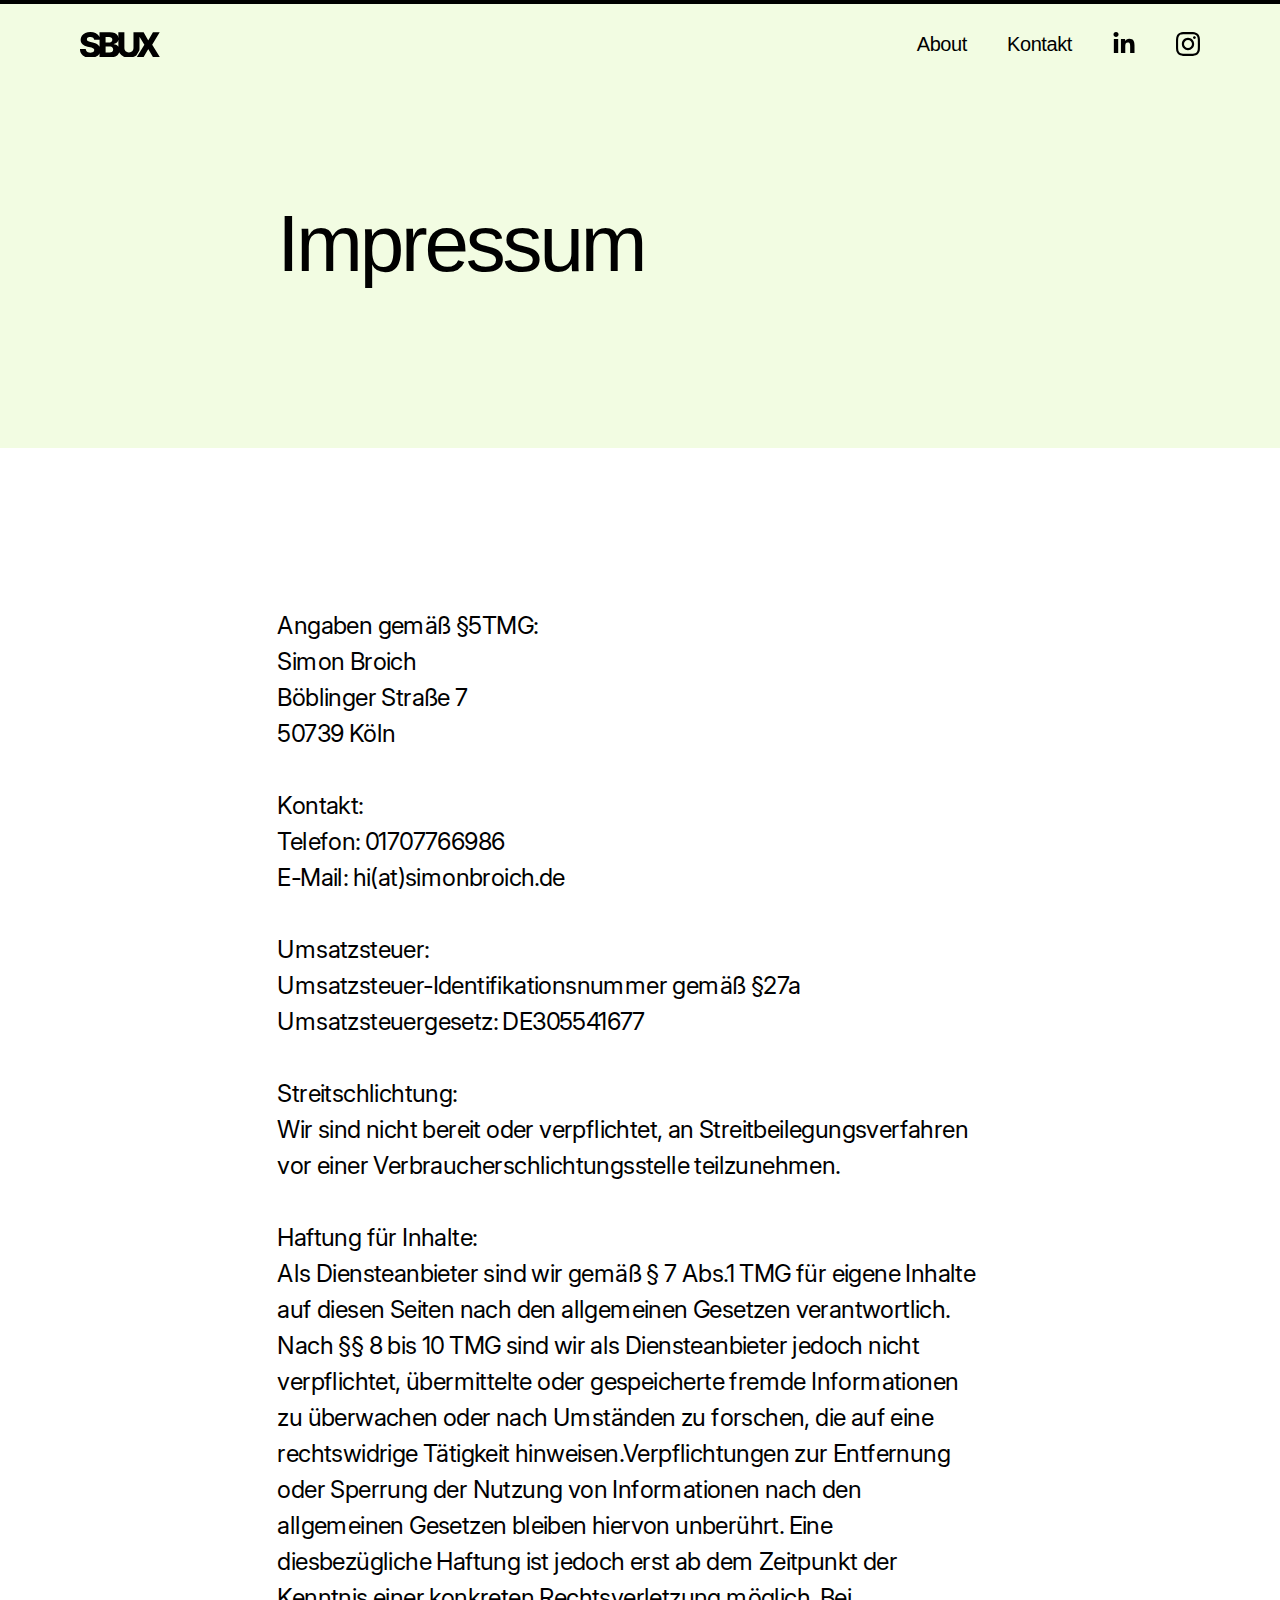
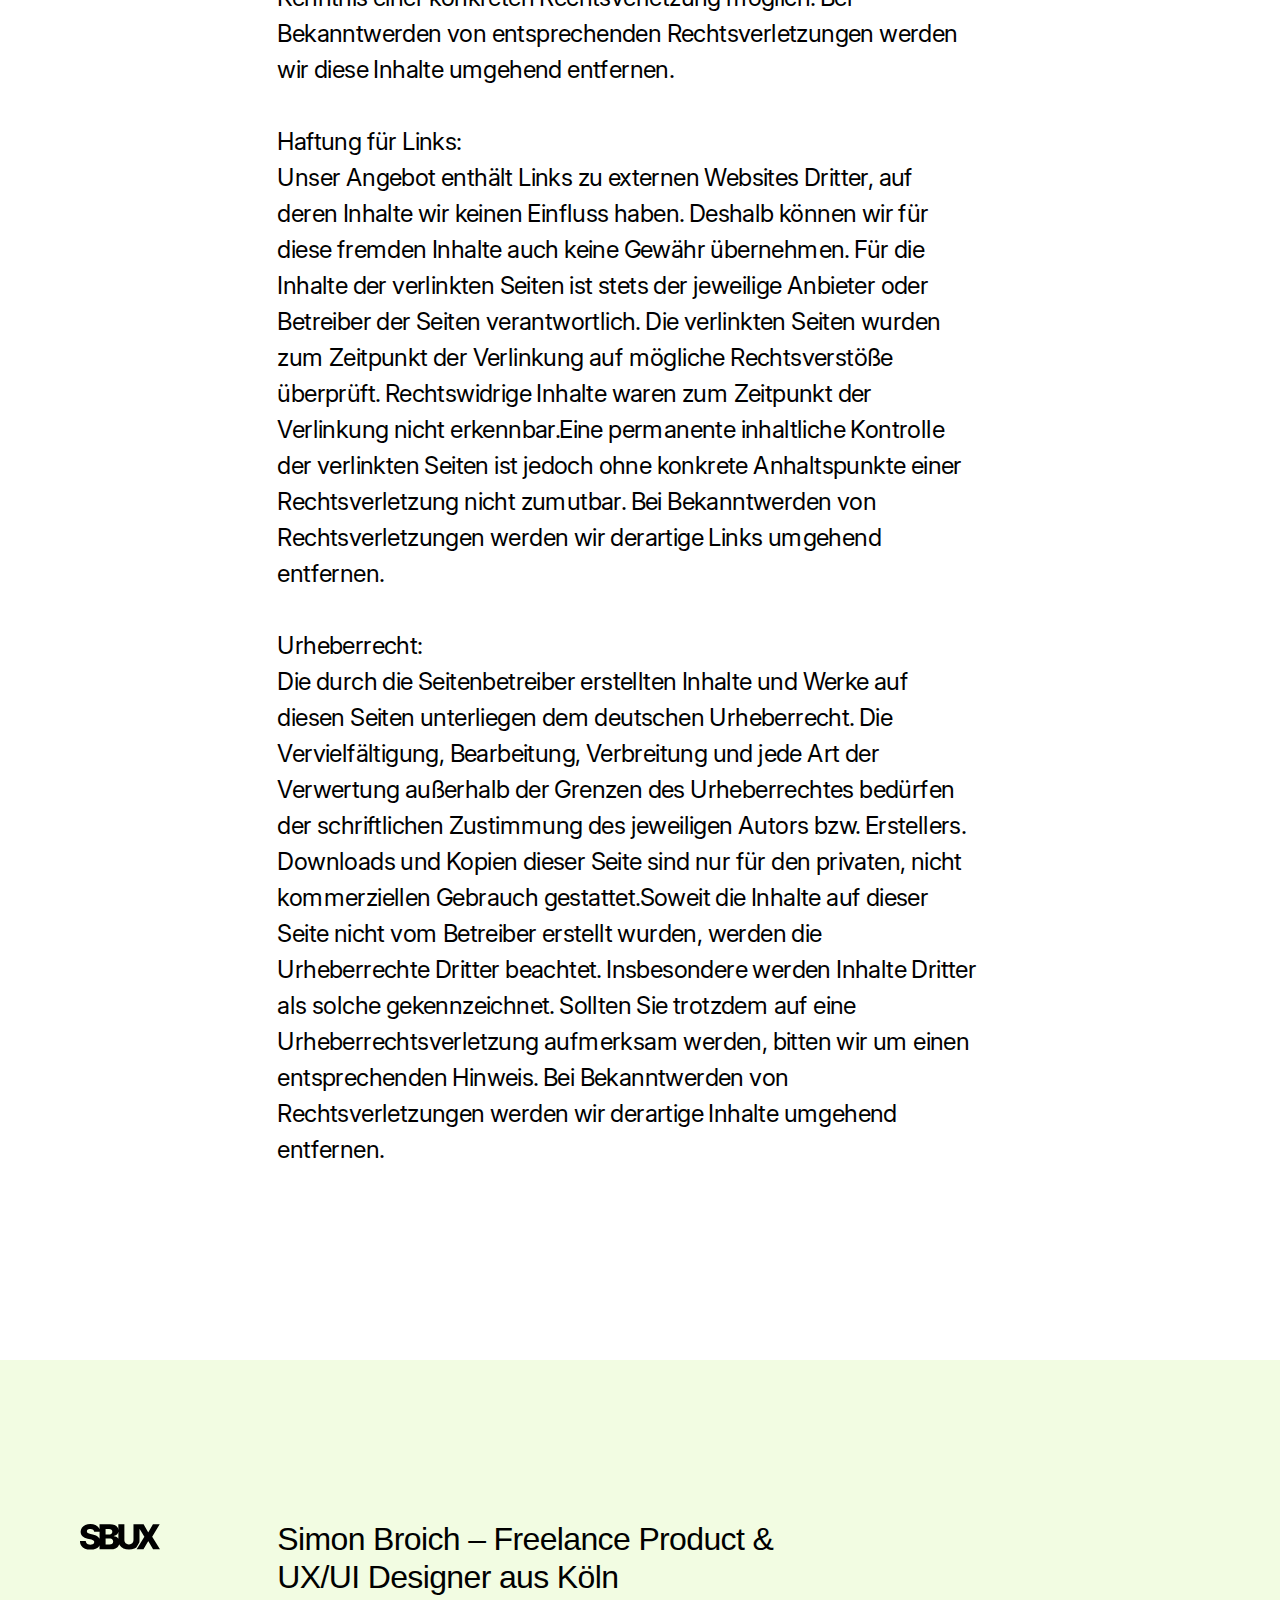
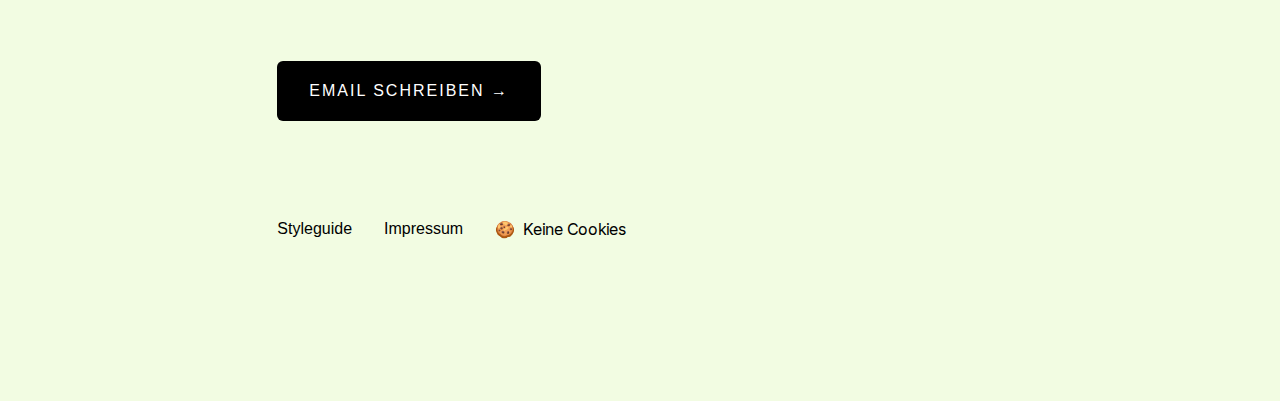
<file: impressum.html>
<!DOCTYPE html><!--  Last Published: Mon Mar 10 2025 18:23:07 GMT+0000 (Coordinated Universal Time)  -->
<html data-wf-page="65439187fb2acace3d5996e7" data-wf-site="64e889e6984926462bc4aa84" lang="de">
<head>
  <meta charset="utf-8">
  <title>Impressum</title>
  <meta content="Impressum" property="og:title">
  <meta content="Impressum" property="twitter:title">
  <meta content="width=device-width, initial-scale=1" name="viewport">
  <link href="css/normalize.css" rel="stylesheet" type="text/css">
  <link href="css/components.css" rel="stylesheet" type="text/css">
  <link href="css/simonbroich.css" rel="stylesheet" type="text/css">
  <script type="text/javascript">!function(o,c){var n=c.documentElement,t=" w-mod-";n.className+=t+"js",("ontouchstart"in o||o.DocumentTouch&&c instanceof DocumentTouch)&&(n.className+=t+"touch")}(window,document);</script>
  <link href="images/favicon.ico" rel="shortcut icon" type="image/x-icon">
  <link href="images/webclip.png" rel="apple-touch-icon"><!--  Text highlight colour  -->
  <style>
::selection {
	background: #F2FCE2;
}
</style>
  <!--  Remove iOS input shadow  -->
  <style>
.subscribe-form-input {
  -webkit-appearance: none;
  -moz-appearance: none;
  appearance: none;
}
</style>
  <style>
/* Dark Mode */
/* Define your color variables for easier maintenance  */
:root {
  --neutral-950: #0a0a0a;
  --white: #ffffff;
  --neutral-100: #f5f5f5;
  --neutral-700: #404040;
  --neutral-800: #262626;
  --neutral-900: #171717;
}
/* Add your CSS and classes to the elements you'd like to style different in dark mode  */
@media (prefers-color-scheme: dark) {
	body { 
  		background: var(--neutral-950); 	
      color: var(--neutral-950);
      } 
  h2, h3 {
  		color: var(--white); 
      }
	h3.max-width-medium.footer {
  		color: var(--neutral-950); 
      }
  p {
  		color: var(--neutral-100); 
      }
  .button {
      color: var(--neutral-950);
      background-color: var(--white);
      }
  .text-style-link {
  		color: var(--white); 
			box-shadow: inset 0 -3px 0 0 var(--neutral-700);      
      }
   h3.text-size-regular.text-weight-medium {
   		color: var(--neutral-950);
      }
  .section-intro.with-divider.with-divider, 
	.section-about.with-divider,
  .section-experience.with-divider,
	.section-skills.with-divider,
  .section-interest.with-divider {
      border-bottom-color: var(--neutral-800);
      }
  .list-item {
  		border-bottom-color: var(--neutral-800);
      }
 /*  @media screen and (max-width: 767px) {
  	 .nav-menu {
  			background-color: var(--neutral-900);
      	}
     .icon-1x1 {
   		 color: var(--white);
       }
      h3.text-size-regular.text-weight-medium {
       	color: var(--white);
       }
     .logo-image.is-nav-menu {
       color: var(--white)
       }
    }*/
	.icon {
		fill: var(--white);			
	}
}
</style>
  <link rel="alternate" hreflang="de" href="https://www.simonbroich.de">
  <link rel="alternate" hreflang="en" href="https://en.simonbroich.de">
  <script type="text/javascript" src="https://cdn.weglot.com/weglot.min.js"></script>
  <script>
    Weglot.initialize({
        api_key: 'wg_0e89b10ed385a6d11a4db359572e0c058'
    });
</script>
</head>
<body>
  <div class="page-wrapper">
    <div class="nav-article">
      <div data-animation="over-left" class="section-nav is-multi-colored w-nav" data-easing2="ease" data-easing="ease" data-collapse="small" data-w-id="69118560-d0bc-15fc-bbf8-b8fe5f6535b5" role="banner" data-duration="400" data-doc-height="1">
        <div class="page-padding">
          <div class="nav-container">
            <a href="index.html" role="navigation" aria-label="Logo" class="logo w-nav-brand">
              <div class="logo-image w-embed">
                <?xml version="1.0" encoding="UTF-8"?><svg fill="currentColor" id="Ebene_2" xmlns="http://www.w3.org/2000/svg" viewbox="0 0 27.96 8.96">
                  <g id="Ebene_1-2">
                    <path d="m25.24,4.48L27.87.12h-2.36l-1.61,2.76h-.07L22.24.12h-3.54v5.45c0,.3-.07.57-.2.81-.13.24-.32.42-.56.55-.24.13-.51.2-.83.2s-.59-.07-.83-.2-.42-.32-.56-.55c-.13-.24-.2-.5-.2-.81V.12h-2.11v1.95c-.04-.33-.12-.63-.3-.9-.22-.33-.56-.59-1-.78-.44-.18-.99-.28-1.64-.28h-3.64v1.76c-.07-.2-.15-.4-.27-.57-.28-.41-.66-.73-1.16-.96-.5-.23-1.09-.34-1.76-.34s-1.25.11-1.77.34c-.52.23-.92.54-1.21.95-.29.41-.44.88-.44,1.42,0,.66.21,1.19.65,1.58s1.03.67,1.79.84l.91.21c.32.07.58.15.79.24.21.09.36.19.46.31.1.12.15.26.15.42,0,.18-.06.33-.17.47-.11.14-.26.24-.46.32-.2.08-.44.12-.73.12-.31,0-.58-.05-.82-.15-.23-.1-.42-.24-.55-.43-.13-.19-.21-.42-.23-.7H0c0,.68.16,1.25.46,1.69.3.45.72.78,1.27,1,.54.22,1.18.33,1.91.33s1.35-.1,1.86-.31c.52-.21.91-.51,1.19-.91.06-.09.1-.2.14-.3v1.41h3.92c.65,0,1.19-.11,1.65-.32.45-.21.8-.5,1.04-.87.11-.18.2-.36.26-.56.05.12.11.24.19.35.31.48.74.85,1.29,1.12s1.2.39,1.94.39,1.38-.13,1.93-.39c.27-.13.5-.28.71-.46l.98-1.66c.04-.22.07-.45.07-.69V1.67l1.7,2.81-2.71,4.36h2.4l1.64-2.79h.07l1.64,2.79h2.42l-2.72-4.36Zm-18.4.71c-.11-.21-.24-.4-.42-.57-.23-.22-.5-.4-.83-.56s-.71-.28-1.14-.38l-.75-.17c-.2-.04-.38-.09-.54-.15s-.29-.12-.41-.2-.2-.16-.26-.26c-.06-.1-.08-.21-.08-.34,0-.16.05-.3.14-.42.09-.12.23-.22.41-.29.18-.07.41-.11.68-.11.41,0,.73.09.95.26s.35.42.38.73h1.87v2.46Zm2.11-3.4h1.2c.35,0,.63.08.84.25.21.17.31.4.31.69,0,.2-.05.38-.15.52-.1.15-.24.26-.42.33-.18.08-.38.11-.61.11h-1.17v-1.91Zm2.32,5.09c-.22.17-.55.26-1.01.26h-1.3v-2.08h1.34c.27,0,.5.04.69.13s.34.22.45.38c.11.16.16.36.16.58,0,.31-.11.55-.33.72Zm2.15-1.71c-.17-.24-.37-.44-.62-.59-.3-.17-.63-.27-.98-.29v-.08c.32-.07.6-.19.85-.36.24-.17.44-.39.58-.65.09-.17.14-.37.17-.57v2.53Z"></path>
                  </g>
                </svg>
              </div>
            </a>
            <nav role="navigation" class="nav-menu is-multi-colored w-nav-menu">
              <div class="navigation-grid">
                <a href="#" class="navigation-link w-inline-block">
                  <h3 class="text-size-regular text-weight-medium">About</h3>
                </a>
                <a href="#" class="navigation-link w-inline-block">
                  <h3 class="text-size-regular text-weight-medium">Kontakt</h3>
                </a>
                <div class="social-links-wrapper">
                  <a aria-label="Twitter" href="https://www.linkedin.com/in/simon-broich" class="navigation-link w-inline-block">
                    <div class="icon-1x1 w-embed"><svg xmlns="http://www.w3.org/2000/svg" width="1.5rem" height="1.5rem" viewbox="0 0 32 32">
                        <path fill="currentColor" d="M8.268 28H2.463V9.306h5.805zM5.362 6.756C3.506 6.756 2 5.218 2 3.362a3.362 3.362 0 0 1 6.724 0c0 1.856-1.506 3.394-3.362 3.394zM29.994 28h-5.792v-9.1c0-2.169-.044-4.95-3.018-4.95c-3.018 0-3.481 2.356-3.481 4.794V28h-5.799V9.306h5.567v2.55h.081c.775-1.469 2.668-3.019 5.492-3.019c5.875 0 6.955 3.869 6.955 8.894V28z"></path>
                      </svg></div>
                  </a>
                  <a aria-label="Instagram" href="https://www.instagram.com/simonbrolo/" class="navigation-link w-inline-block">
                    <div class="icon-1x1 w-embed"><svg aria-hidden="true" role="img" fill="currentColor" width="1.5rem" height="1.5rem" viewbox="0 0 24 24" xmlns="http://www.w3.org/2000/svg">
                        <title>Instagram icon</title>
                        <path d="M12 0C8.74 0 8.333.015 7.053.072 5.775.132 4.905.333 4.14.63c-.789.306-1.459.717-2.126 1.384S.935 3.35.63 4.14C.333 4.905.131 5.775.072 7.053.012 8.333 0 8.74 0 12s.015 3.667.072 4.947c.06 1.277.261 2.148.558 2.913.306.788.717 1.459 1.384 2.126.667.666 1.336 1.079 2.126 1.384.766.296 1.636.499 2.913.558C8.333 23.988 8.74 24 12 24s3.667-.015 4.947-.072c1.277-.06 2.148-.262 2.913-.558.788-.306 1.459-.718 2.126-1.384.666-.667 1.079-1.335 1.384-2.126.296-.765.499-1.636.558-2.913.06-1.28.072-1.687.072-4.947s-.015-3.667-.072-4.947c-.06-1.277-.262-2.149-.558-2.913-.306-.789-.718-1.459-1.384-2.126C21.319 1.347 20.651.935 19.86.63c-.765-.297-1.636-.499-2.913-.558C15.667.012 15.26 0 12 0zm0 2.16c3.203 0 3.585.016 4.85.071 1.17.055 1.805.249 2.227.415.562.217.96.477 1.382.896.419.42.679.819.896 1.381.164.422.36 1.057.413 2.227.057 1.266.07 1.646.07 4.85s-.015 3.585-.074 4.85c-.061 1.17-.256 1.805-.421 2.227-.224.562-.479.96-.899 1.382-.419.419-.824.679-1.38.896-.42.164-1.065.36-2.235.413-1.274.057-1.649.07-4.859.07-3.211 0-3.586-.015-4.859-.074-1.171-.061-1.816-.256-2.236-.421-.569-.224-.96-.479-1.379-.899-.421-.419-.69-.824-.9-1.38-.165-.42-.359-1.065-.42-2.235-.045-1.26-.061-1.649-.061-4.844 0-3.196.016-3.586.061-4.861.061-1.17.255-1.814.42-2.234.21-.57.479-.96.9-1.381.419-.419.81-.689 1.379-.898.42-.166 1.051-.361 2.221-.421 1.275-.045 1.65-.06 4.859-.06l.045.03zm0 3.678c-3.405 0-6.162 2.76-6.162 6.162 0 3.405 2.76 6.162 6.162 6.162 3.405 0 6.162-2.76 6.162-6.162 0-3.405-2.76-6.162-6.162-6.162zM12 16c-2.21 0-4-1.79-4-4s1.79-4 4-4 4 1.79 4 4-1.79 4-4 4zm7.846-10.405c0 .795-.646 1.44-1.44 1.44-.795 0-1.44-.646-1.44-1.44 0-.794.646-1.439 1.44-1.439.793-.001 1.44.645 1.44 1.439z"></path>
                      </svg></div>
                  </a>
                </div>
              </div>
            </nav>
            <div class="menu-button w-nav-button">
              <div class="menu-icon">
                <div class="menu-icon-line-top"></div>
                <div class="menu-icon-line-middle">
                  <div class="menu-icon-line-middle-inner"></div>
                </div>
                <div class="menu-icon-line-bottom"></div>
              </div>
            </div>
          </div>
        </div>
      </div>
      <div class="nav_progress-bar"></div>
    </div>
    <div class="global-styles w-embed">
      <style>
/* Snippet gets rid of top margin on first element in any rich text*/
.w-richtext>:first-child {
	margin-top: 0;
}
/* Snippet gets rid of bottom margin on last element in any rich text*/
.w-richtext>:last-child, .w-richtext ol li:last-child, .w-richtext ul li:last-child {
	margin-bottom: 0;
}
/* Snippet makes all link elements listed below to inherit color from their parent */
a, 
.w-tab-link,
.w-nav-link,
.w-dropdown-btn,
.w-dropdown-toggle,
.w-dropdown-link
{
	color: inherit;
}
/* Snippet prevents all click and hover interaction with an element */
.clickable-off {
	pointer-events: none;
}
/* Snippet enables all click and hover interaction with an element */
.clickable-on{
  pointer-events: auto;
}
/* Snippet enables you to add class of div-square which creates and maintains a 1:1 dimension of a div.*/
.div-square::after {
	content: "";
	display: block;
	padding-bottom: 100%;
}
/*Hide focus outline for main content element*/
main:focus-visible {
	outline: -webkit-focus-ring-color auto 0px;
}
/* Make sure containers never lose their center alignment*/
.container-medium, .container-small, .container-large {
	margin-right: auto !important;
	margin-left: auto !important;
}
/*Reset selects, buttons, and links styles*/
.w-input, .w-select, a {
	color: inherit;
	text-decoration: inherit;
	font-size: inherit;
}
/*Apply "..." after 3 lines of text */
.text-style-3lines {
	display: -webkit-box;
	overflow: hidden;
	-webkit-line-clamp: 3;
	-webkit-box-orient: vertical;
}
/*Apply "..." after 2 lines of text */
.text-style-2lines {
	display: -webkit-box;
	overflow: hidden;
	-webkit-line-clamp: 2;
	-webkit-box-orient: vertical;
}
/*Apply "..." after 1 lines of text */
.text-style-1line {
	display: -webkit-box;
	overflow: hidden;
	-webkit-line-clamp: 1;
	-webkit-box-orient: vertical;
}
/*Remove blue focus on section anchor links */
.section:focus {
	outline: none;
}
</style>
    </div>
    <main class="main-wrapper">
      <header id="home" class="section-header is-multi-colored">
        <div class="page-padding">
          <div class="container-large">
            <div class="layout-12-column">
              <h1 id="w-node-fc1616c0-44df-7afb-2ccc-79e0f0abe762-f0abe75e" class="heading-xlarge">Impressum</h1>
            </div>
          </div>
        </div>
      </header>
      <section class="section-content-page">
        <div class="page-padding">
          <div class="container-large">
            <div class="layout-12-column">
              <div id="w-node-e28d9823-276a-37c2-518a-893a301104c9-3d5996e7" class="content-wrapper">
                <p>Angaben gemäß §5TMG:<br>Simon Broich<br>Böblinger Straße 7<br>50739 Köln<br>‍<br>Kontakt:<br>Telefon: 01707766986<br>E-Mail: hi(at)simonbroich.de<br><br>Umsatzsteuer:<br>Umsatzsteuer-Identifikationsnummer gemäß §27a Umsatzsteuergesetz: DE305541677<br><br>Streitschlichtung:<br>Wir sind nicht bereit oder verpflichtet, an Streitbeilegungsverfahren vor einer Verbraucherschlichtungsstelle teilzunehmen.<br><br>Haftung für Inhalte:<br>Als Diensteanbieter sind wir gemäß § 7 Abs.1 TMG für eigene Inhalte auf diesen Seiten nach den allgemeinen Gesetzen verantwortlich. Nach §§ 8 bis 10 TMG sind wir als Diensteanbieter jedoch nicht verpflichtet, übermittelte oder gespeicherte fremde Informationen zu überwachen oder nach Umständen zu forschen, die auf eine rechtswidrige Tätigkeit hinweisen.Verpflichtungen zur Entfernung oder Sperrung der Nutzung von Informationen nach den allgemeinen Gesetzen bleiben hiervon unberührt. Eine diesbezügliche Haftung ist jedoch erst ab dem Zeitpunkt der Kenntnis einer konkreten Rechtsverletzung möglich. Bei Bekanntwerden von entsprechenden Rechtsverletzungen werden wir diese Inhalte umgehend entfernen.<br><br>Haftung für Links:<br>Unser Angebot enthält Links zu externen Websites Dritter, auf deren Inhalte wir keinen Einfluss haben. Deshalb können wir für diese fremden Inhalte auch keine Gewähr übernehmen. Für die Inhalte der verlinkten Seiten ist stets der jeweilige Anbieter oder Betreiber der Seiten verantwortlich. Die verlinkten Seiten wurden zum Zeitpunkt der Verlinkung auf mögliche Rechtsverstöße überprüft. Rechtswidrige Inhalte waren zum Zeitpunkt der Verlinkung nicht erkennbar.Eine permanente inhaltliche Kontrolle der verlinkten Seiten ist jedoch ohne konkrete Anhaltspunkte einer Rechtsverletzung nicht zumutbar. Bei Bekanntwerden von Rechtsverletzungen werden wir derartige Links umgehend entfernen.<br><br>Urheberrecht:<br>Die durch die Seitenbetreiber erstellten Inhalte und Werke auf diesen Seiten unterliegen dem deutschen Urheberrecht. Die Vervielfältigung, Bearbeitung, Verbreitung und jede Art der Verwertung außerhalb der Grenzen des Urheberrechtes bedürfen der schriftlichen Zustimmung des jeweiligen Autors bzw. Erstellers. Downloads und Kopien dieser Seite sind nur für den privaten, nicht kommerziellen Gebrauch gestattet.Soweit die Inhalte auf dieser Seite nicht vom Betreiber erstellt wurden, werden die Urheberrechte Dritter beachtet. Insbesondere werden Inhalte Dritter als solche gekennzeichnet. Sollten Sie trotzdem auf eine Urheberrechtsverletzung aufmerksam werden, bitten wir um einen entsprechenden Hinweis. Bei Bekanntwerden von Rechtsverletzungen werden wir derartige Inhalte umgehend entfernen.</p>
              </div>
            </div>
          </div>
        </div>
      </section>
      <footer class="section-footer is-multi-colored">
        <div class="page-padding">
          <div class="container-large">
            <div class="layout-12-column">
              <div id="w-node-_141f5c11-7ee0-5860-e542-1382da397610-1d954aa0" class="content-wrapper">
                <div class="padding-top padding-xxxsmall"></div>
                <a href="index.html" role="navigation" aria-label="Main" class="logo w-nav-brand">
                  <div class="logo-image w-embed">
                    <?xml version="1.0" encoding="UTF-8"?><svg fill="currentColor" id="Ebene_2" xmlns="http://www.w3.org/2000/svg" viewbox="0 0 27.96 8.96">
                      <g id="Ebene_1-2">
                        <path d="m25.24,4.48L27.87.12h-2.36l-1.61,2.76h-.07L22.24.12h-3.54v5.45c0,.3-.07.57-.2.81-.13.24-.32.42-.56.55-.24.13-.51.2-.83.2s-.59-.07-.83-.2-.42-.32-.56-.55c-.13-.24-.2-.5-.2-.81V.12h-2.11v1.95c-.04-.33-.12-.63-.3-.9-.22-.33-.56-.59-1-.78-.44-.18-.99-.28-1.64-.28h-3.64v1.76c-.07-.2-.15-.4-.27-.57-.28-.41-.66-.73-1.16-.96-.5-.23-1.09-.34-1.76-.34s-1.25.11-1.77.34c-.52.23-.92.54-1.21.95-.29.41-.44.88-.44,1.42,0,.66.21,1.19.65,1.58s1.03.67,1.79.84l.91.21c.32.07.58.15.79.24.21.09.36.19.46.31.1.12.15.26.15.42,0,.18-.06.33-.17.47-.11.14-.26.24-.46.32-.2.08-.44.12-.73.12-.31,0-.58-.05-.82-.15-.23-.1-.42-.24-.55-.43-.13-.19-.21-.42-.23-.7H0c0,.68.16,1.25.46,1.69.3.45.72.78,1.27,1,.54.22,1.18.33,1.91.33s1.35-.1,1.86-.31c.52-.21.91-.51,1.19-.91.06-.09.1-.2.14-.3v1.41h3.92c.65,0,1.19-.11,1.65-.32.45-.21.8-.5,1.04-.87.11-.18.2-.36.26-.56.05.12.11.24.19.35.31.48.74.85,1.29,1.12s1.2.39,1.94.39,1.38-.13,1.93-.39c.27-.13.5-.28.71-.46l.98-1.66c.04-.22.07-.45.07-.69V1.67l1.7,2.81-2.71,4.36h2.4l1.64-2.79h.07l1.64,2.79h2.42l-2.72-4.36Zm-18.4.71c-.11-.21-.24-.4-.42-.57-.23-.22-.5-.4-.83-.56s-.71-.28-1.14-.38l-.75-.17c-.2-.04-.38-.09-.54-.15s-.29-.12-.41-.2-.2-.16-.26-.26c-.06-.1-.08-.21-.08-.34,0-.16.05-.3.14-.42.09-.12.23-.22.41-.29.18-.07.41-.11.68-.11.41,0,.73.09.95.26s.35.42.38.73h1.87v2.46Zm2.11-3.4h1.2c.35,0,.63.08.84.25.21.17.31.4.31.69,0,.2-.05.38-.15.52-.1.15-.24.26-.42.33-.18.08-.38.11-.61.11h-1.17v-1.91Zm2.32,5.09c-.22.17-.55.26-1.01.26h-1.3v-2.08h1.34c.27,0,.5.04.69.13s.34.22.45.38c.11.16.16.36.16.58,0,.31-.11.55-.33.72Zm2.15-1.71c-.17-.24-.37-.44-.62-.59-.3-.17-.63-.27-.98-.29v-.08c.32-.07.6-.19.85-.36.24-.17.44-.39.58-.65.09-.17.14-.37.17-.57v2.53Z"></path>
                      </g>
                    </svg>
                  </div>
                </a>
              </div>
              <div id="w-node-_141f5c11-7ee0-5860-e542-1382da397613-1d954aa0" class="content-wrapper">
                <div class="margin-bottom margin-xlarge">
                  <h3 class="max-width-medium footer">Simon Broich – Freelance Product &amp; UX/UI Designer aus Köln</h3>
                </div>
                <div class="margin-bottom margin-huge">
                  <a href="mailto:hi@simonbroich.de?subject=%F0%9F%91%8B" class="button is-footer w-button">EMAIL schreiben →</a>
                </div>
                <div class="footer_row">
                  <a href="styleguide.html">Styleguide</a>
                  <a href="impressum.html" aria-current="page" class="w--current">Impressum</a>
                  <div id="w-node-bd178905-9fb1-961d-4eba-f3e3b4790213-1d954aa0" class="text-size-small">🍪  Keine Cookies </div>
                </div>
              </div>
            </div>
          </div>
        </div>
      </footer>
    </main>
  </div>
  <script src="https://d3e54v103j8qbb.cloudfront.net/js/jquery-3.5.1.min.dc5e7f18c8.js?site=64e889e6984926462bc4aa84" type="text/javascript" integrity="sha256-9/aliU8dGd2tb6OSsuzixeV4y/faTqgFtohetphbbj0=" crossorigin="anonymous"></script>
  <script src="js/simonbroich.js" type="text/javascript"></script><!--  Remove anchor link hashes from URL  -->
  <script defer="" src="https://d3e54v103j8qbb.cloudfront.net/js/jquery-3.4.1.min.220afd743d.js" type="text/javascript"></script>
  <script defer="">
var Webflow = Webflow || [];
Webflow.push(function() {
  $('a').click(function() {
    setTimeout(function() {
      history.replaceState(null, null, ' ');
    }, 0);
  });
});
</script>
  <!--  Skip-to-main content script  -->
  <script>
  $(document).ready(function () {
    $('#skip-link').on('click keydown', function(e) {
      if (e.type === "keydown" && e.which !== 13) {
          return;
      }
      e.preventDefault();
      var target = $('#main');
      target.attr('tabindex', '-1');
      target.focus();
    });
  });
</script>
</body>
</html>
</file>
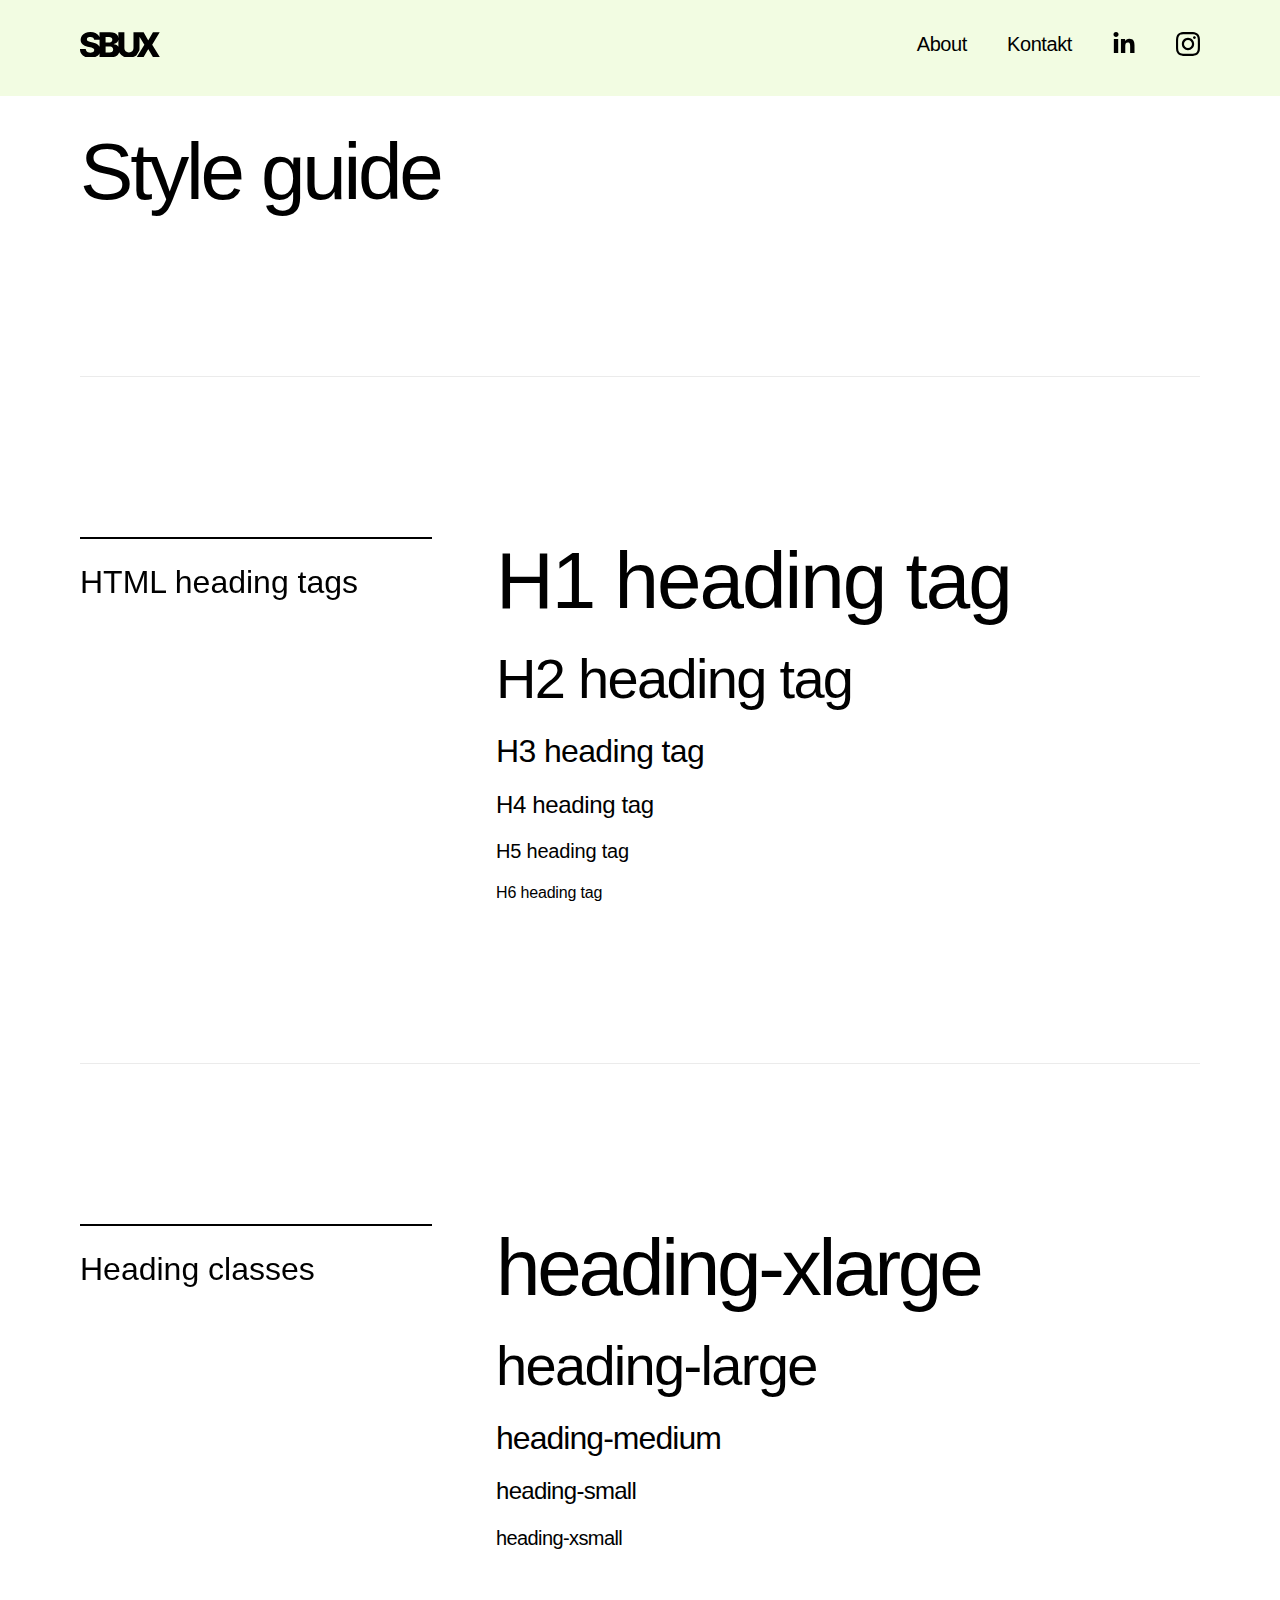
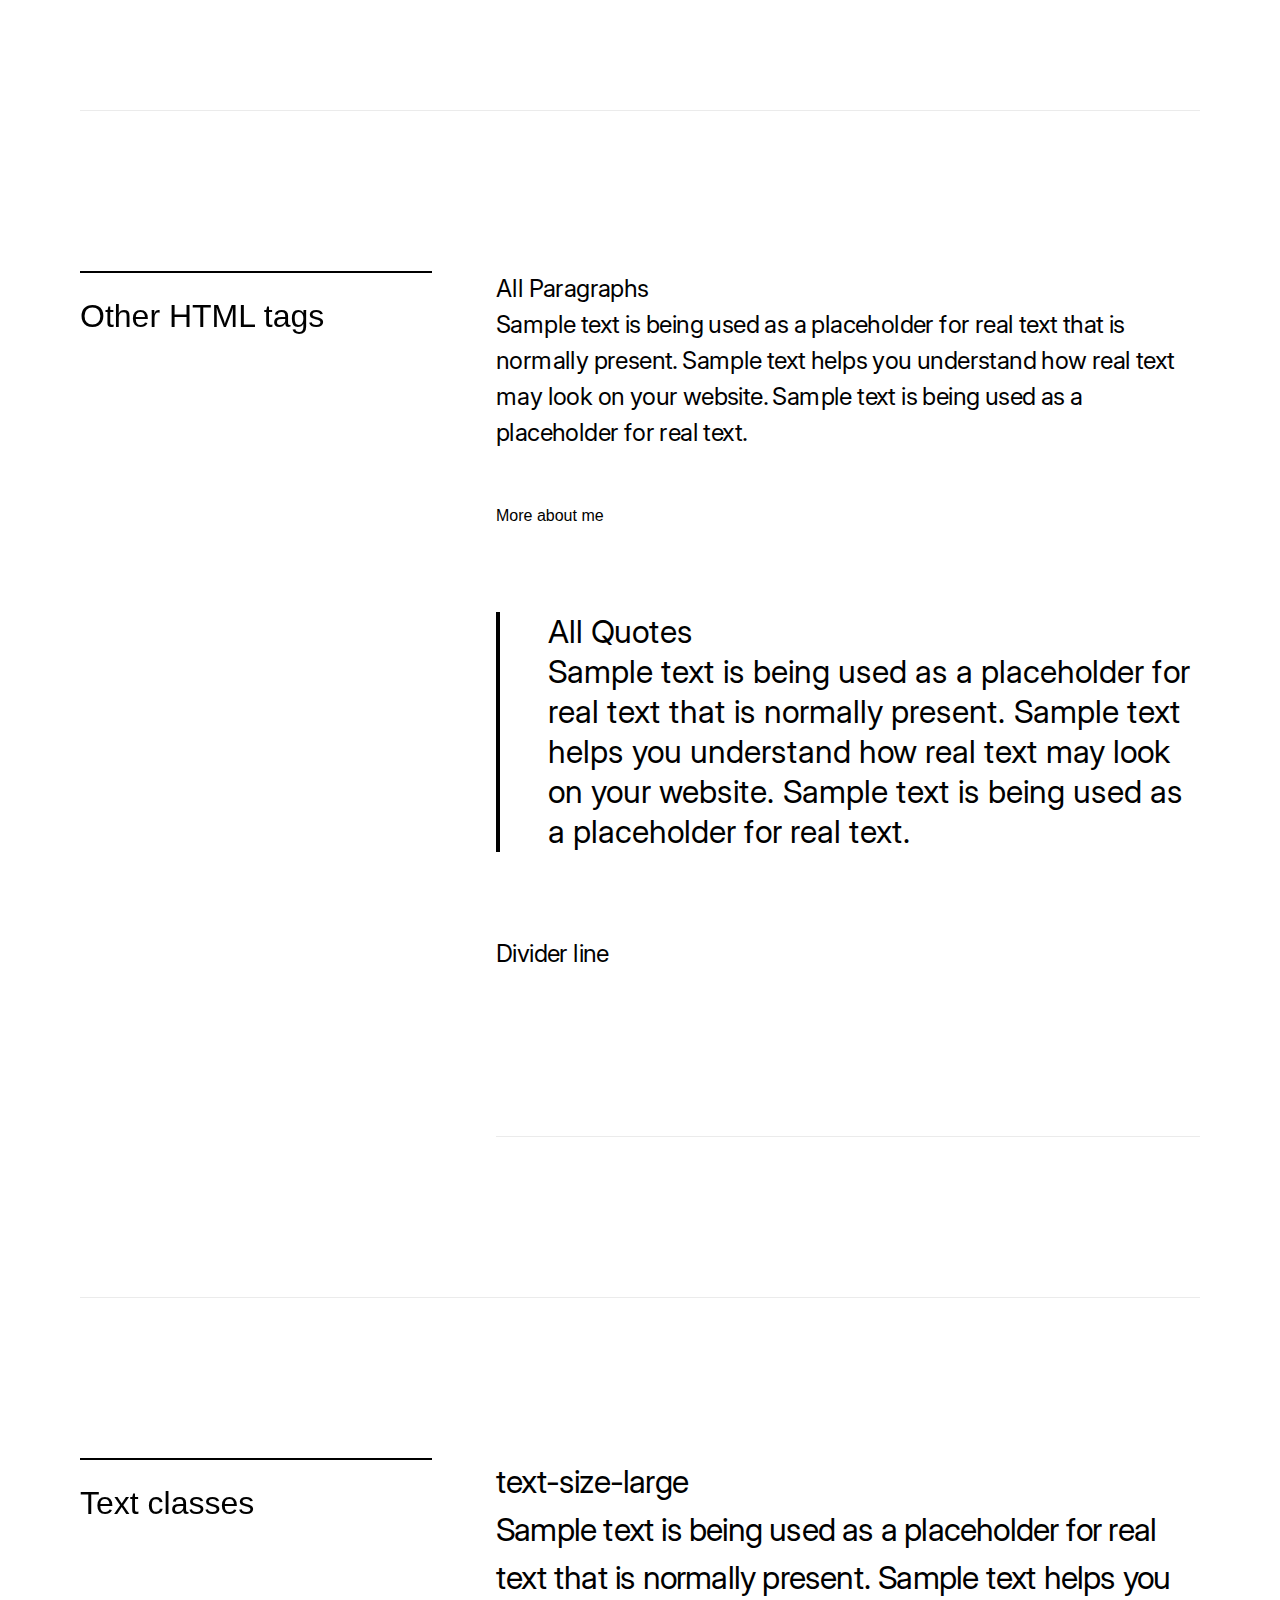
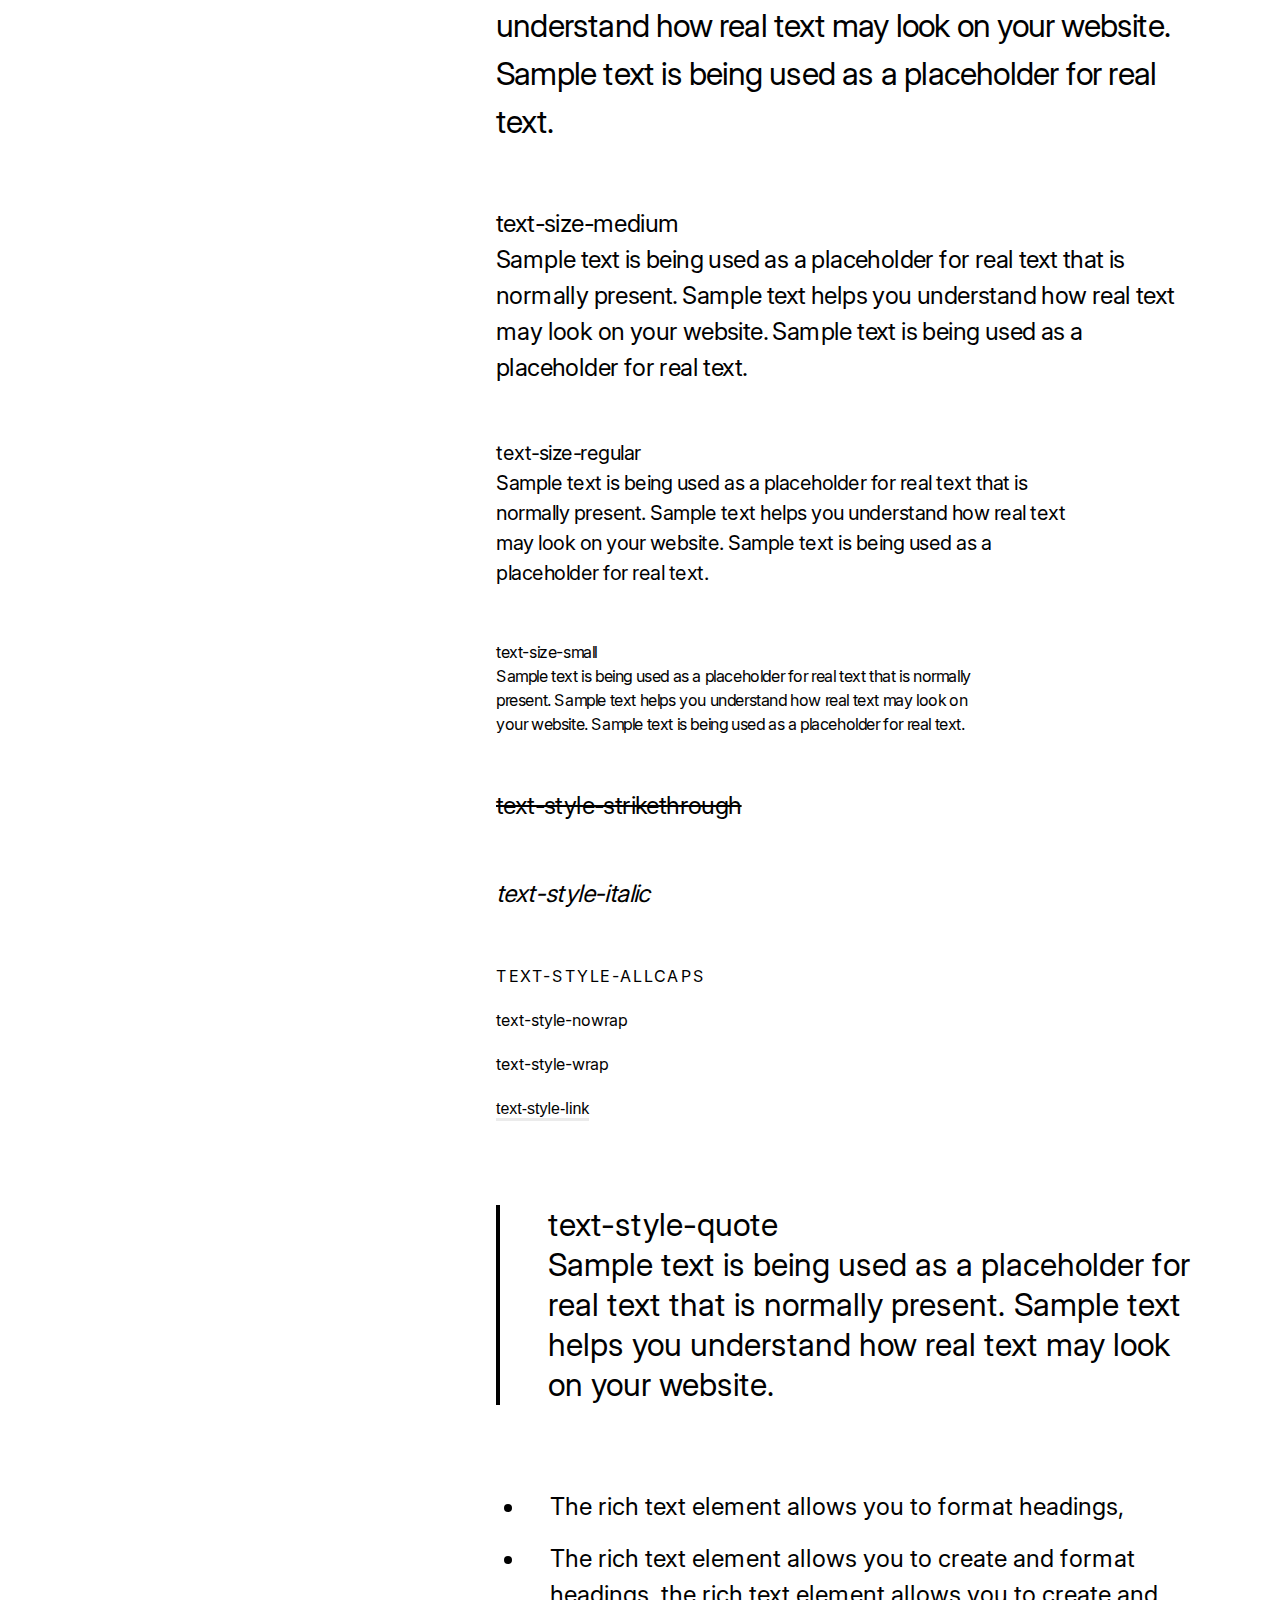
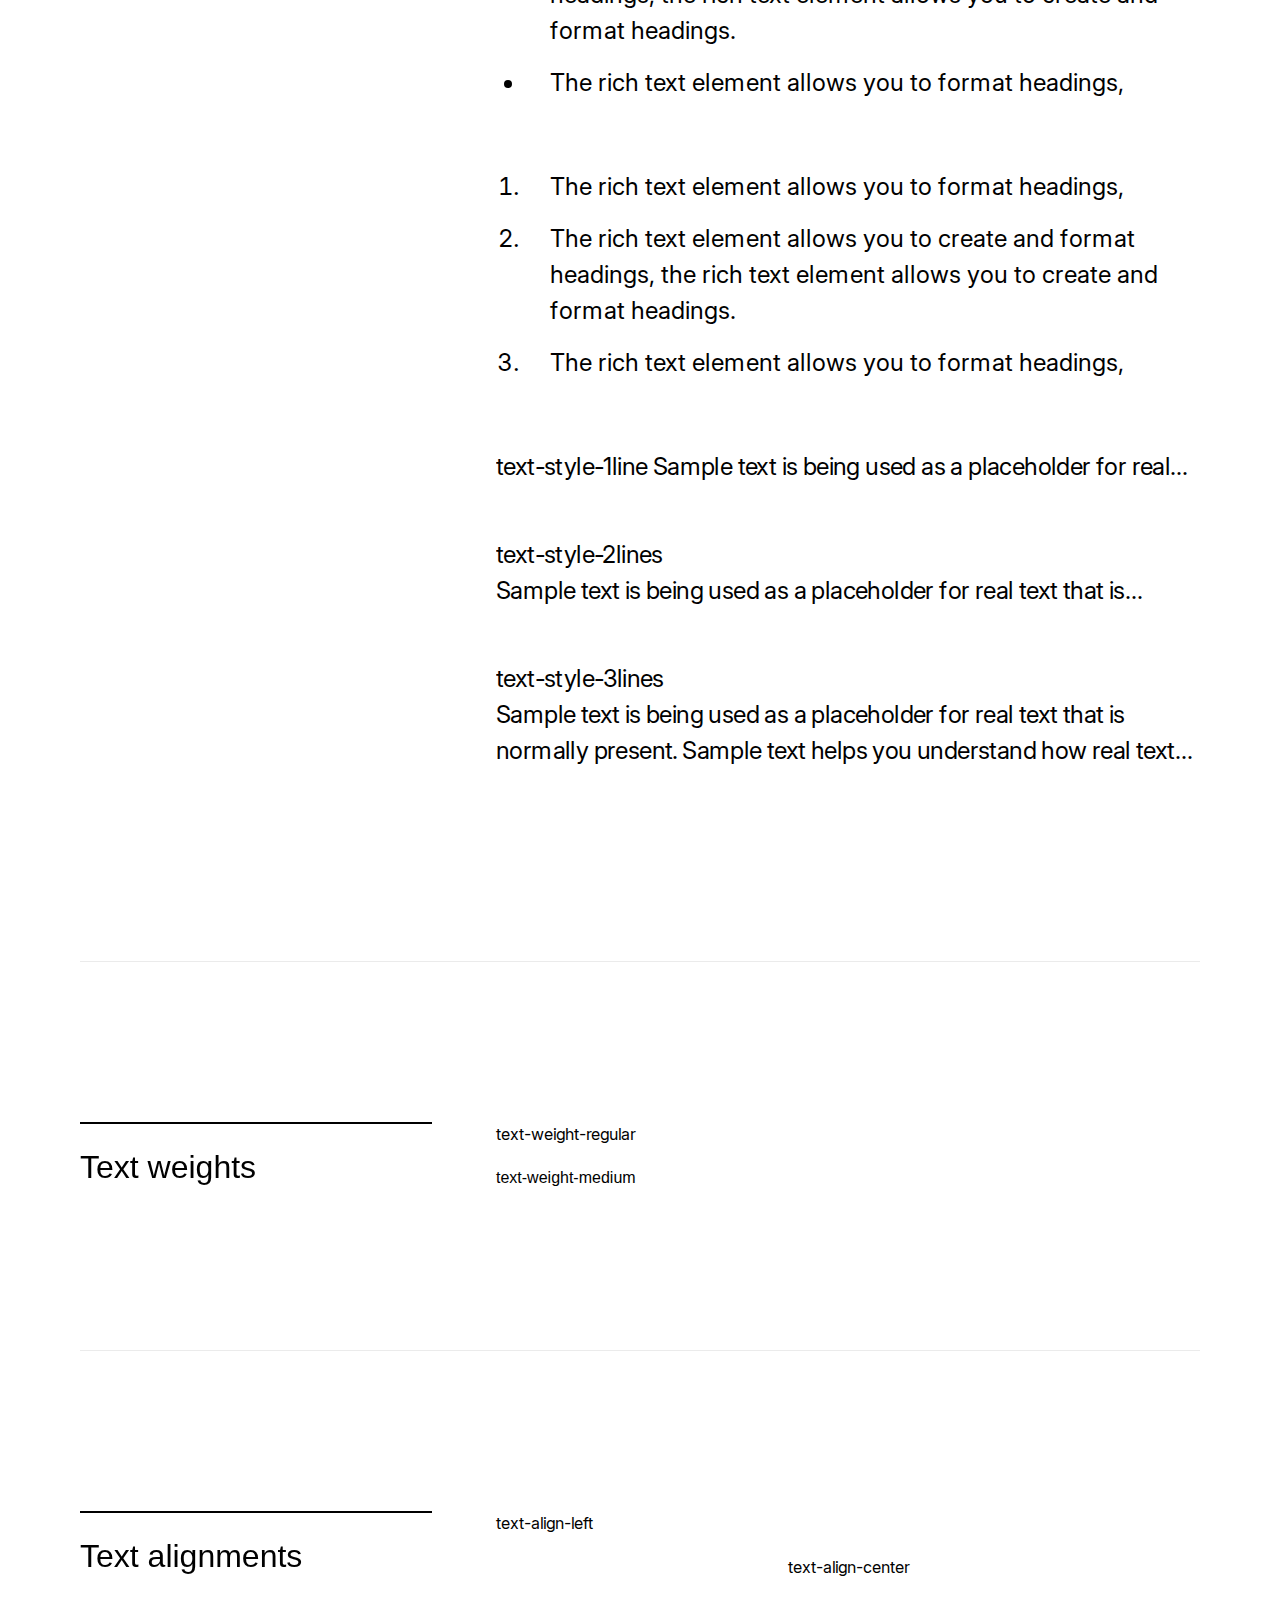
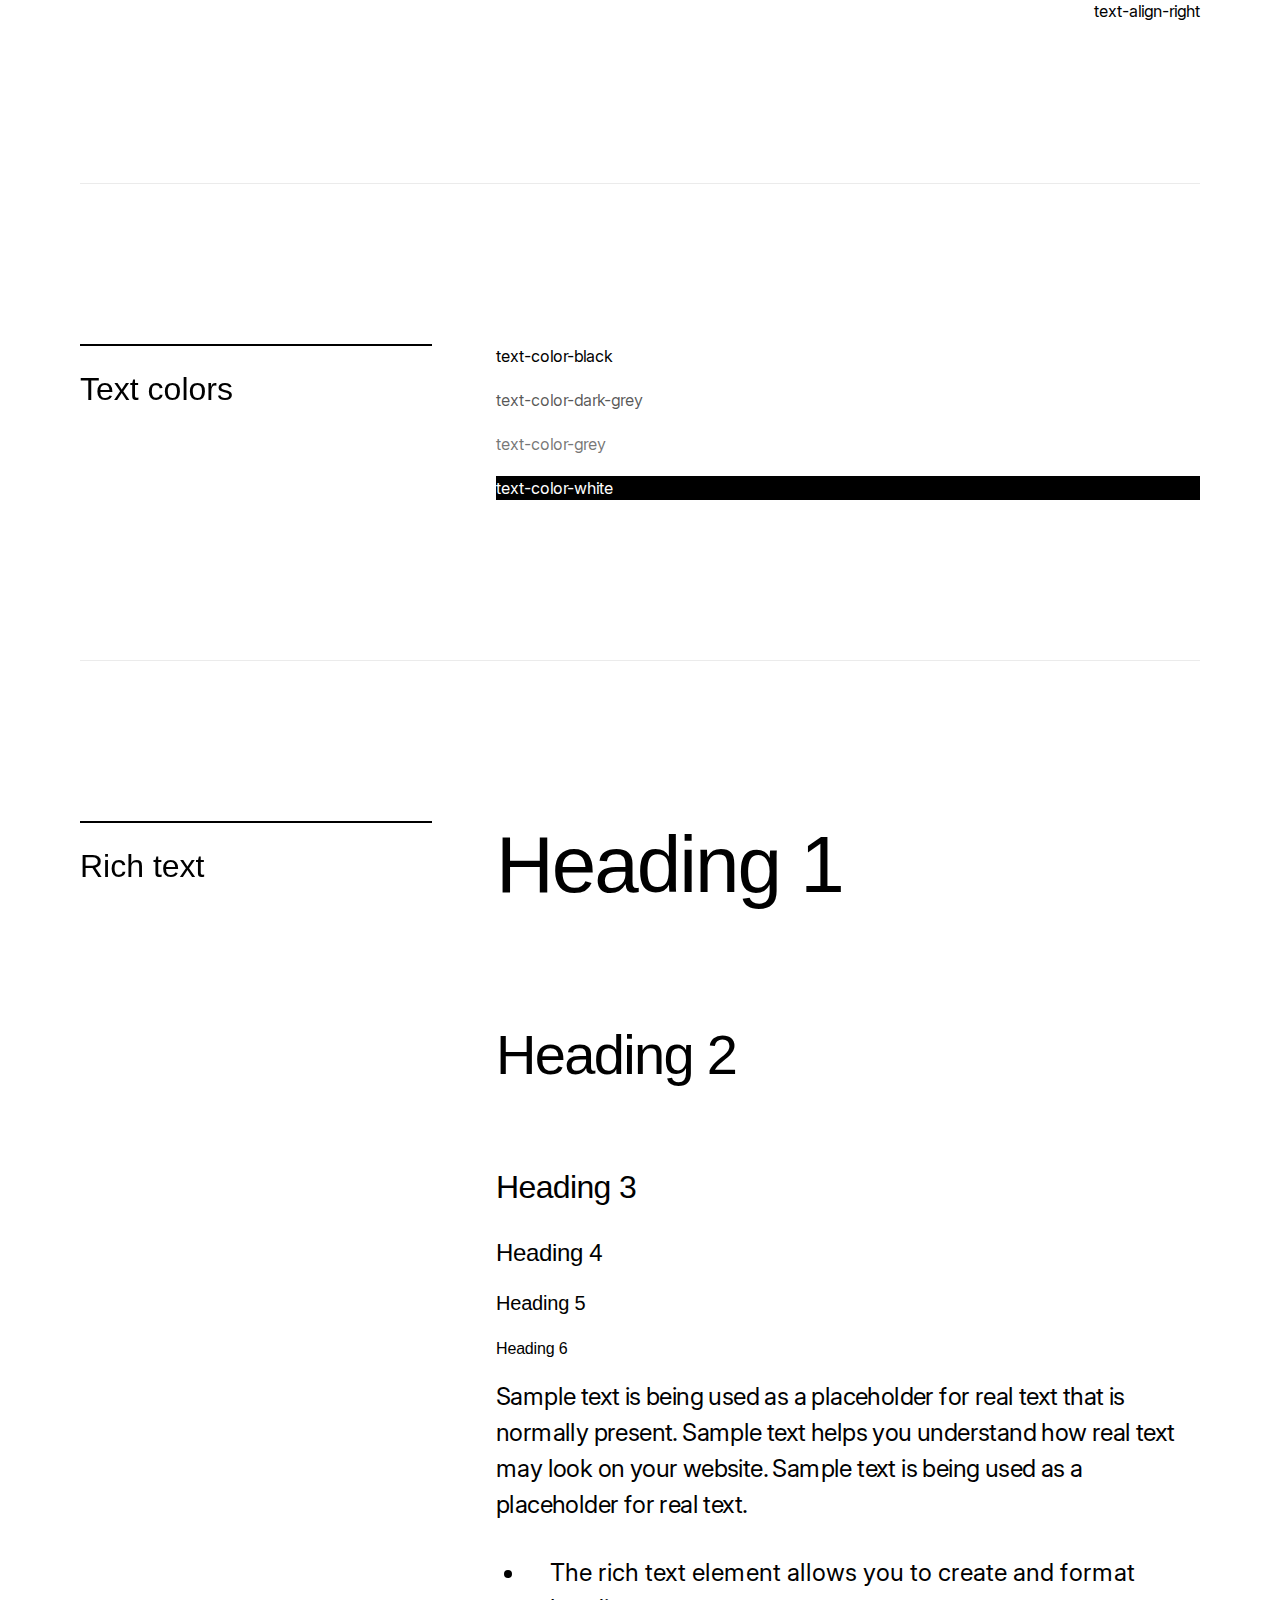
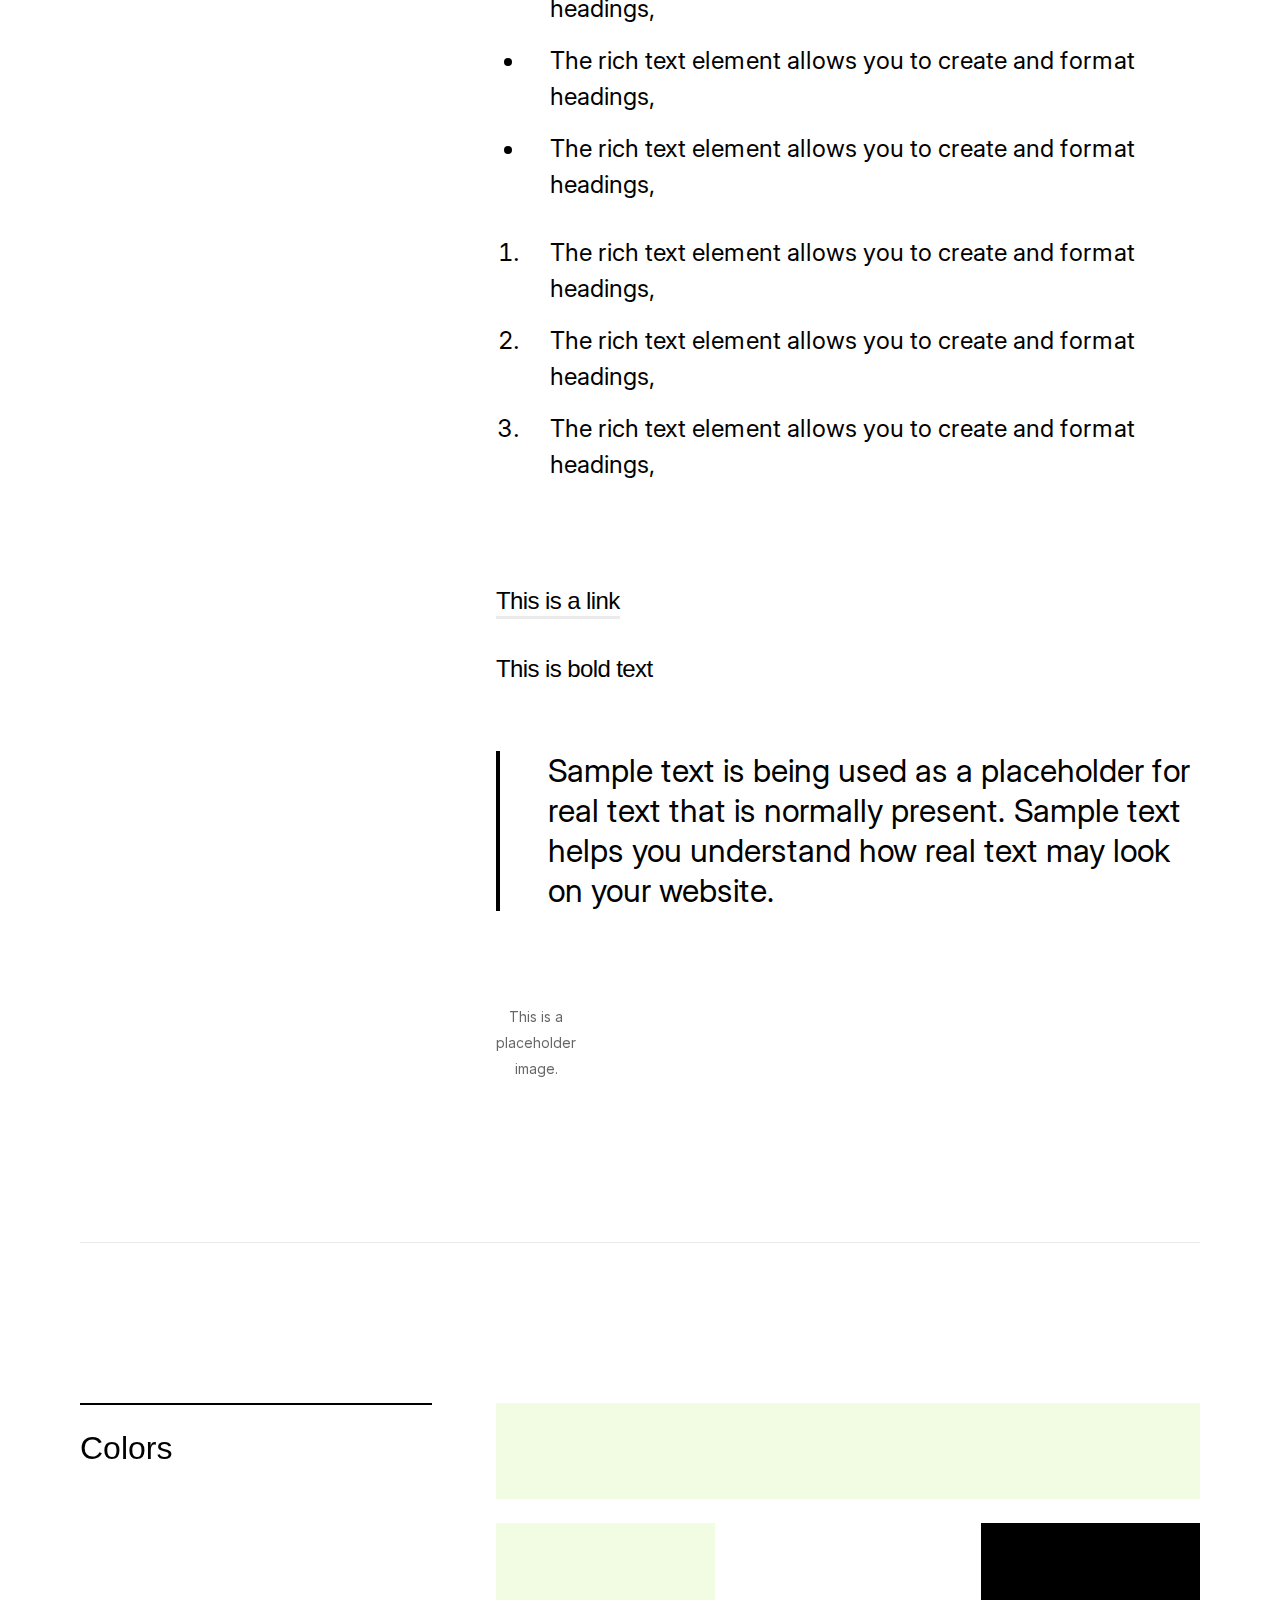
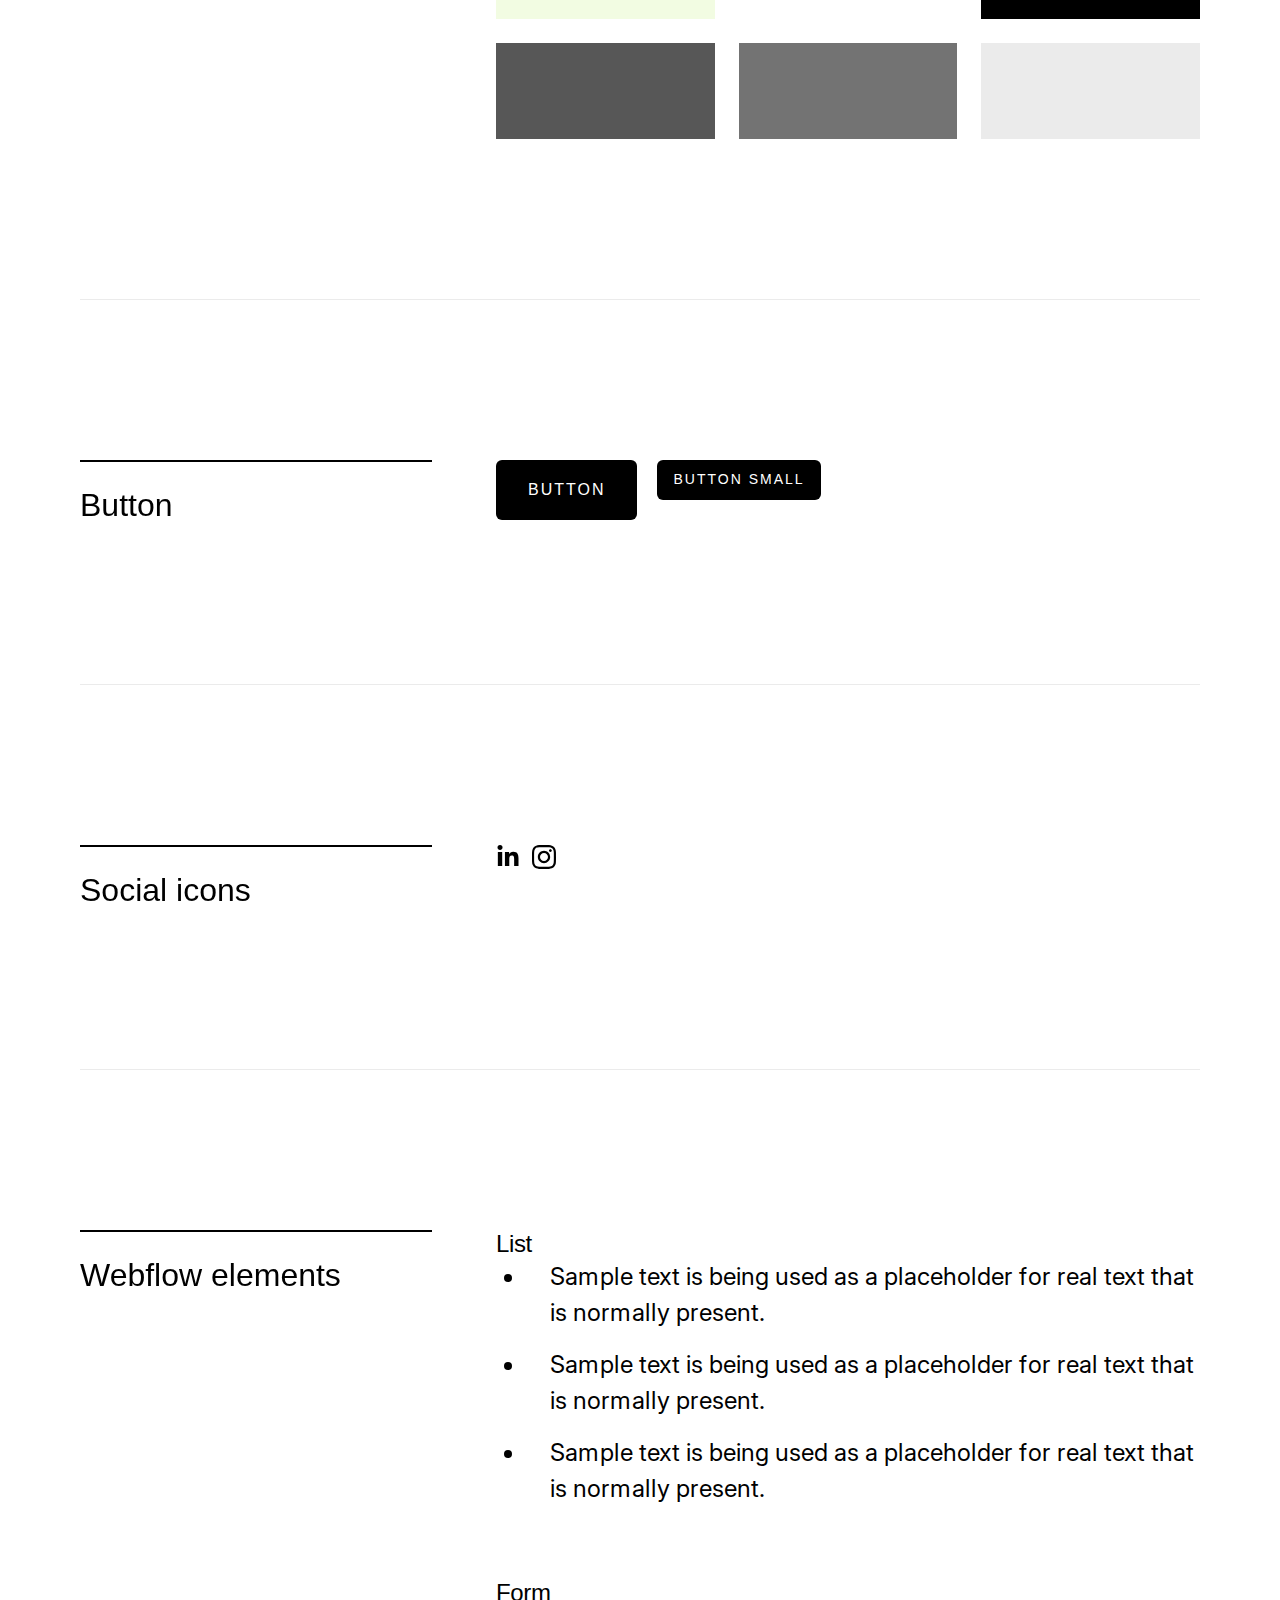
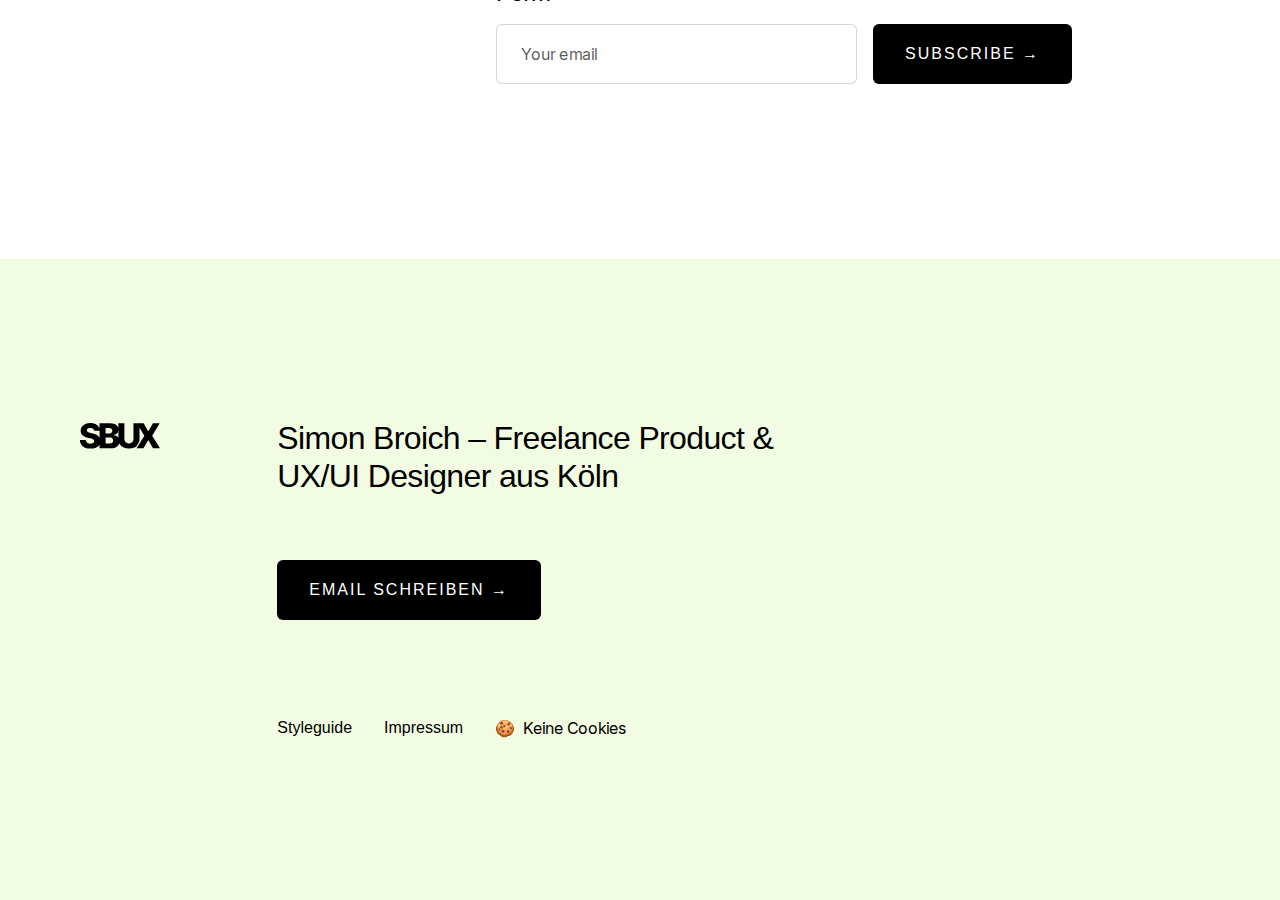
<file: styleguide.html>
<!DOCTYPE html><!--  Last Published: Mon Mar 10 2025 18:23:07 GMT+0000 (Coordinated Universal Time)  -->
<html data-wf-page="653f9c43327ec69cbe622095" data-wf-site="64e889e6984926462bc4aa84" lang="de">
<head>
  <meta charset="utf-8">
  <title>Bryn Taylor · Design styleguide</title>
  <meta content="The building blocks that power my portfolio website 🔌" name="description">
  <meta content="Bryn Taylor · Design styleguide" property="og:title">
  <meta content="The building blocks that power my portfolio website 🔌" property="og:description">
  <meta content="https://uploads-ssl.webflow.com/5e3e7c483432688646a0bc0d/60f927a37f1472232767dc53_bryn-taylor-portfolio-opengraph-image.jpg" property="og:image">
  <meta content="Bryn Taylor · Design styleguide" property="twitter:title">
  <meta content="The building blocks that power my portfolio website 🔌" property="twitter:description">
  <meta content="https://uploads-ssl.webflow.com/5e3e7c483432688646a0bc0d/60f927a37f1472232767dc53_bryn-taylor-portfolio-opengraph-image.jpg" property="twitter:image">
  <meta property="og:type" content="website">
  <meta content="summary_large_image" name="twitter:card">
  <meta content="width=device-width, initial-scale=1" name="viewport">
  <link href="css/normalize.css" rel="stylesheet" type="text/css">
  <link href="css/components.css" rel="stylesheet" type="text/css">
  <link href="css/simonbroich.css" rel="stylesheet" type="text/css">
  <script type="text/javascript">!function(o,c){var n=c.documentElement,t=" w-mod-";n.className+=t+"js",("ontouchstart"in o||o.DocumentTouch&&c instanceof DocumentTouch)&&(n.className+=t+"touch")}(window,document);</script>
  <link href="images/favicon.ico" rel="shortcut icon" type="image/x-icon">
  <link href="images/webclip.png" rel="apple-touch-icon"><!--  Text highlight colour  -->
  <style>
::selection {
	background: #F2FCE2;
}
</style>
  <!--  Remove iOS input shadow  -->
  <style>
.subscribe-form-input {
  -webkit-appearance: none;
  -moz-appearance: none;
  appearance: none;
}
</style>
  <style>
/* Dark Mode */
/* Define your color variables for easier maintenance  */
:root {
  --neutral-950: #0a0a0a;
  --white: #ffffff;
  --neutral-100: #f5f5f5;
  --neutral-700: #404040;
  --neutral-800: #262626;
  --neutral-900: #171717;
}
/* Add your CSS and classes to the elements you'd like to style different in dark mode  */
@media (prefers-color-scheme: dark) {
	body { 
  		background: var(--neutral-950); 	
      color: var(--neutral-950);
      } 
  h2, h3 {
  		color: var(--white); 
      }
	h3.max-width-medium.footer {
  		color: var(--neutral-950); 
      }
  p {
  		color: var(--neutral-100); 
      }
  .button {
      color: var(--neutral-950);
      background-color: var(--white);
      }
  .text-style-link {
  		color: var(--white); 
			box-shadow: inset 0 -3px 0 0 var(--neutral-700);      
      }
   h3.text-size-regular.text-weight-medium {
   		color: var(--neutral-950);
      }
  .section-intro.with-divider.with-divider, 
	.section-about.with-divider,
  .section-experience.with-divider,
	.section-skills.with-divider,
  .section-interest.with-divider {
      border-bottom-color: var(--neutral-800);
      }
  .list-item {
  		border-bottom-color: var(--neutral-800);
      }
 /*  @media screen and (max-width: 767px) {
  	 .nav-menu {
  			background-color: var(--neutral-900);
      	}
     .icon-1x1 {
   		 color: var(--white);
       }
      h3.text-size-regular.text-weight-medium {
       	color: var(--white);
       }
     .logo-image.is-nav-menu {
       color: var(--white)
       }
    }*/
	.icon {
		fill: var(--white);			
	}
}
</style>
  <link rel="alternate" hreflang="de" href="https://www.simonbroich.de">
  <link rel="alternate" hreflang="en" href="https://en.simonbroich.de">
  <script type="text/javascript" src="https://cdn.weglot.com/weglot.min.js"></script>
  <script>
    Weglot.initialize({
        api_key: 'wg_0e89b10ed385a6d11a4db359572e0c058'
    });
</script>
</head>
<body>
  <div class="page-wrapper">
    <div class="global-styles w-embed">
      <style>
/* Snippet gets rid of top margin on first element in any rich text*/
.w-richtext>:first-child {
	margin-top: 0;
}
/* Snippet gets rid of bottom margin on last element in any rich text*/
.w-richtext>:last-child, .w-richtext ol li:last-child, .w-richtext ul li:last-child {
	margin-bottom: 0;
}
/* Snippet makes all link elements listed below to inherit color from their parent */
a, 
.w-tab-link,
.w-nav-link,
.w-dropdown-btn,
.w-dropdown-toggle,
.w-dropdown-link
{
	color: inherit;
}
/* Snippet prevents all click and hover interaction with an element */
.clickable-off {
	pointer-events: none;
}
/* Snippet enables all click and hover interaction with an element */
.clickable-on{
  pointer-events: auto;
}
/* Snippet enables you to add class of div-square which creates and maintains a 1:1 dimension of a div.*/
.div-square::after {
	content: "";
	display: block;
	padding-bottom: 100%;
}
/*Hide focus outline for main content element*/
main:focus-visible {
	outline: -webkit-focus-ring-color auto 0px;
}
/* Make sure containers never lose their center alignment*/
.container-medium, .container-small, .container-large {
	margin-right: auto !important;
	margin-left: auto !important;
}
/*Reset selects, buttons, and links styles*/
.w-input, .w-select, a {
	color: inherit;
	text-decoration: inherit;
	font-size: inherit;
}
/*Apply "..." after 3 lines of text */
.text-style-3lines {
	display: -webkit-box;
	overflow: hidden;
	-webkit-line-clamp: 3;
	-webkit-box-orient: vertical;
}
/*Apply "..." after 2 lines of text */
.text-style-2lines {
	display: -webkit-box;
	overflow: hidden;
	-webkit-line-clamp: 2;
	-webkit-box-orient: vertical;
}
/*Apply "..." after 1 lines of text */
.text-style-1line {
	display: -webkit-box;
	overflow: hidden;
	-webkit-line-clamp: 1;
	-webkit-box-orient: vertical;
}
/*Remove blue focus on section anchor links */
.section:focus {
	outline: none;
}
</style>
    </div>
    <div data-animation="over-left" class="section-nav is-multi-colored w-nav" data-easing2="ease" data-easing="ease" data-collapse="small" data-w-id="69118560-d0bc-15fc-bbf8-b8fe5f6535b5" role="banner" data-duration="400" data-doc-height="1">
      <div class="page-padding">
        <div class="nav-container">
          <a href="index.html" role="navigation" aria-label="Logo" class="logo w-nav-brand">
            <div class="logo-image w-embed">
              <?xml version="1.0" encoding="UTF-8"?><svg fill="currentColor" id="Ebene_2" xmlns="http://www.w3.org/2000/svg" viewbox="0 0 27.96 8.96">
                <g id="Ebene_1-2">
                  <path d="m25.24,4.48L27.87.12h-2.36l-1.61,2.76h-.07L22.24.12h-3.54v5.45c0,.3-.07.57-.2.81-.13.24-.32.42-.56.55-.24.13-.51.2-.83.2s-.59-.07-.83-.2-.42-.32-.56-.55c-.13-.24-.2-.5-.2-.81V.12h-2.11v1.95c-.04-.33-.12-.63-.3-.9-.22-.33-.56-.59-1-.78-.44-.18-.99-.28-1.64-.28h-3.64v1.76c-.07-.2-.15-.4-.27-.57-.28-.41-.66-.73-1.16-.96-.5-.23-1.09-.34-1.76-.34s-1.25.11-1.77.34c-.52.23-.92.54-1.21.95-.29.41-.44.88-.44,1.42,0,.66.21,1.19.65,1.58s1.03.67,1.79.84l.91.21c.32.07.58.15.79.24.21.09.36.19.46.31.1.12.15.26.15.42,0,.18-.06.33-.17.47-.11.14-.26.24-.46.32-.2.08-.44.12-.73.12-.31,0-.58-.05-.82-.15-.23-.1-.42-.24-.55-.43-.13-.19-.21-.42-.23-.7H0c0,.68.16,1.25.46,1.69.3.45.72.78,1.27,1,.54.22,1.18.33,1.91.33s1.35-.1,1.86-.31c.52-.21.91-.51,1.19-.91.06-.09.1-.2.14-.3v1.41h3.92c.65,0,1.19-.11,1.65-.32.45-.21.8-.5,1.04-.87.11-.18.2-.36.26-.56.05.12.11.24.19.35.31.48.74.85,1.29,1.12s1.2.39,1.94.39,1.38-.13,1.93-.39c.27-.13.5-.28.71-.46l.98-1.66c.04-.22.07-.45.07-.69V1.67l1.7,2.81-2.71,4.36h2.4l1.64-2.79h.07l1.64,2.79h2.42l-2.72-4.36Zm-18.4.71c-.11-.21-.24-.4-.42-.57-.23-.22-.5-.4-.83-.56s-.71-.28-1.14-.38l-.75-.17c-.2-.04-.38-.09-.54-.15s-.29-.12-.41-.2-.2-.16-.26-.26c-.06-.1-.08-.21-.08-.34,0-.16.05-.3.14-.42.09-.12.23-.22.41-.29.18-.07.41-.11.68-.11.41,0,.73.09.95.26s.35.42.38.73h1.87v2.46Zm2.11-3.4h1.2c.35,0,.63.08.84.25.21.17.31.4.31.69,0,.2-.05.38-.15.52-.1.15-.24.26-.42.33-.18.08-.38.11-.61.11h-1.17v-1.91Zm2.32,5.09c-.22.17-.55.26-1.01.26h-1.3v-2.08h1.34c.27,0,.5.04.69.13s.34.22.45.38c.11.16.16.36.16.58,0,.31-.11.55-.33.72Zm2.15-1.71c-.17-.24-.37-.44-.62-.59-.3-.17-.63-.27-.98-.29v-.08c.32-.07.6-.19.85-.36.24-.17.44-.39.58-.65.09-.17.14-.37.17-.57v2.53Z"></path>
                </g>
              </svg>
            </div>
          </a>
          <nav role="navigation" class="nav-menu is-multi-colored w-nav-menu">
            <div class="navigation-grid">
              <a href="#" class="navigation-link w-inline-block">
                <h3 class="text-size-regular text-weight-medium">About</h3>
              </a>
              <a href="#" class="navigation-link w-inline-block">
                <h3 class="text-size-regular text-weight-medium">Kontakt</h3>
              </a>
              <div class="social-links-wrapper">
                <a aria-label="Twitter" href="https://www.linkedin.com/in/simon-broich" class="navigation-link w-inline-block">
                  <div class="icon-1x1 w-embed"><svg xmlns="http://www.w3.org/2000/svg" width="1.5rem" height="1.5rem" viewbox="0 0 32 32">
                      <path fill="currentColor" d="M8.268 28H2.463V9.306h5.805zM5.362 6.756C3.506 6.756 2 5.218 2 3.362a3.362 3.362 0 0 1 6.724 0c0 1.856-1.506 3.394-3.362 3.394zM29.994 28h-5.792v-9.1c0-2.169-.044-4.95-3.018-4.95c-3.018 0-3.481 2.356-3.481 4.794V28h-5.799V9.306h5.567v2.55h.081c.775-1.469 2.668-3.019 5.492-3.019c5.875 0 6.955 3.869 6.955 8.894V28z"></path>
                    </svg></div>
                </a>
                <a aria-label="Instagram" href="https://www.instagram.com/simonbrolo/" class="navigation-link w-inline-block">
                  <div class="icon-1x1 w-embed"><svg aria-hidden="true" role="img" fill="currentColor" width="1.5rem" height="1.5rem" viewbox="0 0 24 24" xmlns="http://www.w3.org/2000/svg">
                      <title>Instagram icon</title>
                      <path d="M12 0C8.74 0 8.333.015 7.053.072 5.775.132 4.905.333 4.14.63c-.789.306-1.459.717-2.126 1.384S.935 3.35.63 4.14C.333 4.905.131 5.775.072 7.053.012 8.333 0 8.74 0 12s.015 3.667.072 4.947c.06 1.277.261 2.148.558 2.913.306.788.717 1.459 1.384 2.126.667.666 1.336 1.079 2.126 1.384.766.296 1.636.499 2.913.558C8.333 23.988 8.74 24 12 24s3.667-.015 4.947-.072c1.277-.06 2.148-.262 2.913-.558.788-.306 1.459-.718 2.126-1.384.666-.667 1.079-1.335 1.384-2.126.296-.765.499-1.636.558-2.913.06-1.28.072-1.687.072-4.947s-.015-3.667-.072-4.947c-.06-1.277-.262-2.149-.558-2.913-.306-.789-.718-1.459-1.384-2.126C21.319 1.347 20.651.935 19.86.63c-.765-.297-1.636-.499-2.913-.558C15.667.012 15.26 0 12 0zm0 2.16c3.203 0 3.585.016 4.85.071 1.17.055 1.805.249 2.227.415.562.217.96.477 1.382.896.419.42.679.819.896 1.381.164.422.36 1.057.413 2.227.057 1.266.07 1.646.07 4.85s-.015 3.585-.074 4.85c-.061 1.17-.256 1.805-.421 2.227-.224.562-.479.96-.899 1.382-.419.419-.824.679-1.38.896-.42.164-1.065.36-2.235.413-1.274.057-1.649.07-4.859.07-3.211 0-3.586-.015-4.859-.074-1.171-.061-1.816-.256-2.236-.421-.569-.224-.96-.479-1.379-.899-.421-.419-.69-.824-.9-1.38-.165-.42-.359-1.065-.42-2.235-.045-1.26-.061-1.649-.061-4.844 0-3.196.016-3.586.061-4.861.061-1.17.255-1.814.42-2.234.21-.57.479-.96.9-1.381.419-.419.81-.689 1.379-.898.42-.166 1.051-.361 2.221-.421 1.275-.045 1.65-.06 4.859-.06l.045.03zm0 3.678c-3.405 0-6.162 2.76-6.162 6.162 0 3.405 2.76 6.162 6.162 6.162 3.405 0 6.162-2.76 6.162-6.162 0-3.405-2.76-6.162-6.162-6.162zM12 16c-2.21 0-4-1.79-4-4s1.79-4 4-4 4 1.79 4 4-1.79 4-4 4zm7.846-10.405c0 .795-.646 1.44-1.44 1.44-.795 0-1.44-.646-1.44-1.44 0-.794.646-1.439 1.44-1.439.793-.001 1.44.645 1.44 1.439z"></path>
                    </svg></div>
                </a>
              </div>
            </div>
          </nav>
          <div class="menu-button w-nav-button">
            <div class="menu-icon">
              <div class="menu-icon-line-top"></div>
              <div class="menu-icon-line-middle">
                <div class="menu-icon-line-middle-inner"></div>
              </div>
              <div class="menu-icon-line-bottom"></div>
            </div>
          </div>
        </div>
      </div>
    </div>
    <main id="main" class="main-wrapper">
      <div class="styleguide_elements">
        <div class="page-padding">
          <div class="container-large">
            <div class="styleguide_header">
              <p class="heading-xlarge">Style guide</p>
            </div>
            <div class="styleguide_section">
              <div class="sticky-title-wrapper is-styleguide">
                <div class="section-title">
                  <div class="heading-medium">HTML heading tags</div>
                </div>
              </div>
              <div class="styleguide_1-col">
                <h1>H1 heading tag<br></h1>
                <h2>H2 heading tag</h2>
                <h3>H3 heading tag</h3>
                <h4>H4 heading tag</h4>
                <h5>H5 heading tag</h5>
                <h6>H6 heading tag</h6>
              </div>
            </div>
            <div class="styleguide_section">
              <div class="sticky-title-wrapper is-styleguide">
                <div class="section-title">
                  <div class="heading-medium">Heading classes</div>
                </div>
              </div>
              <div class="styleguide_1-col">
                <h2 class="heading-xlarge">heading-xlarge</h2>
                <h2 class="heading-large">heading-large</h2>
                <h2 class="heading-medium">heading-medium</h2>
                <h2 class="heading-small">heading-small</h2>
                <h2 class="heading-xsmall">heading-xsmall</h2>
              </div>
            </div>
            <div class="styleguide_section">
              <div class="sticky-title-wrapper is-styleguide">
                <div class="section-title">
                  <div class="heading-medium">Other HTML tags</div>
                </div>
              </div>
              <div class="styleguide_1-col">
                <p>All Paragraphs<br>Sample text is being used as a placeholder for real text that is normally present. Sample text helps you understand how real text may look on your website. Sample text is being used as a placeholder for real text.<br></p>
                <div>
                  <a href="https://www.bryntaylor.co.uk/">More about me</a>
                </div>
                <blockquote>All Quotes<br>Sample text is being used as a placeholder for real text that is normally present. Sample text helps you understand how real text may look on your website. Sample text is being used as a placeholder for real text.</blockquote>
                <p>Divider line<br></p>
                <div class="divider"></div>
              </div>
            </div>
            <div class="styleguide_section">
              <div class="sticky-title-wrapper is-styleguide">
                <div class="section-title">
                  <div class="heading-medium">Text classes</div>
                </div>
              </div>
              <div class="styleguide_1-col">
                <p class="text-size-large">text-size-large <br>Sample text is being used as a placeholder for real text that is normally present. Sample text helps you understand how real text may look on your website. Sample text is being used as a placeholder for real text.<br></p>
                <p class="text-size-medium">text-size-medium<br>Sample text is being used as a placeholder for real text that is normally present. Sample text helps you understand how real text may look on your website. Sample text is being used as a placeholder for real text.</p>
                <p class="text-size-regular">text-size-regular<br>Sample text is being used as a placeholder for real text that is normally present. Sample text helps you understand how real text may look on your website. Sample text is being used as a placeholder for real text.</p>
                <p class="text-size-small">text-size-small<br>Sample text is being used as a placeholder for real text that is normally present. Sample text helps you understand how real text may look on your website. Sample text is being used as a placeholder for real text.</p>
                <p class="text-style-strikethrough">text-style-strikethrough<br></p>
                <p class="text-style-italic">text-style-italic<br></p>
                <div class="text-style-allcaps">text-style-allcaps<br></div>
                <div class="text-style-nowrap">text-style-nowrap</div>
                <div class="text-style-wrap">text-style-wrap</div>
                <div>
                  <a href="https://www.bryntaylor.co.uk/" class="text-style-link">text-style-link</a>
                </div>
                <blockquote class="text-style-quote">text-style-quote<br>Sample text is being used as a placeholder for real text that is normally present. Sample text helps you understand how real text may look on your website.</blockquote>
                <ul role="list">
                  <li>The rich text element allows you to format headings,</li>
                  <li>The rich text element allows you to create and format headings, the rich text element allows you to create and format headings.</li>
                  <li>The rich text element allows you to format headings,</li>
                </ul>
                <ol role="list">
                  <li>The rich text element allows you to format headings,</li>
                  <li>The rich text element allows you to create and format headings, the rich text element allows you to create and format headings.</li>
                  <li>The rich text element allows you to format headings,</li>
                </ol>
                <p class="text-style-1line">text-style-1line Sample text is being used as a placeholder for real text that is normally present. Sample text helps you understand how real text may look on your website. Sample text is being used as a placeholder for real text.</p>
                <p class="text-style-2lines">text-style-2lines<br>Sample text is being used as a placeholder for real text that is normally present. Sample text helps you understand how real text may look on your website. Sample text is being used as a placeholder for real text.</p>
                <p class="text-style-3lines">text-style-3lines<br>Sample text is being used as a placeholder for real text that is normally present. Sample text helps you understand how real text may look on your website. Sample text is being used as a placeholder for real text.dolor sit amet,</p>
              </div>
            </div>
            <div class="styleguide_section">
              <div class="sticky-title-wrapper is-styleguide">
                <div class="section-title">
                  <div class="heading-medium">Text weights</div>
                </div>
              </div>
              <div class="styleguide_1-col">
                <div class="text-weight-regular">text-weight-regular</div>
                <div class="text-weight-medium">text-weight-medium</div>
              </div>
            </div>
            <div class="styleguide_section">
              <div class="sticky-title-wrapper is-styleguide">
                <div class="section-title">
                  <div class="heading-medium">Text alignments</div>
                </div>
              </div>
              <div class="styleguide_1-col">
                <div class="text-align-left">text-align-left</div>
                <div class="text-align-center">text-align-center</div>
                <div class="text-align-right">text-align-right</div>
              </div>
            </div>
            <div class="styleguide_section">
              <div class="sticky-title-wrapper is-styleguide">
                <div class="section-title">
                  <div class="heading-medium">Text colors</div>
                </div>
              </div>
              <div class="styleguide_1-col">
                <div class="text-color-black">text-color-black</div>
                <div class="text-color-dark-grey">text-color-dark-grey</div>
                <div class="text-color-grey">text-color-grey</div>
                <div class="text-color-white background-color-black">text-color-white</div>
              </div>
            </div>
            <div class="styleguide_section">
              <div class="sticky-title-wrapper is-styleguide">
                <div class="section-title">
                  <div class="heading-medium">Rich text</div>
                </div>
              </div>
              <div class="styleguide_1-col">
                <div href="" class="text-rich-text w-richtext">
                  <h1>Heading 1</h1>
                  <h2>Heading 2</h2>
                  <h3>Heading 3</h3>
                  <h4>Heading 4</h4>
                  <h5>Heading 5</h5>
                  <h6>Heading 6</h6>
                  <p>Sample text is being used as a placeholder for real text that is normally present. Sample text helps you understand how real text may look on your website. Sample text is being used as a placeholder for real text.</p>
                  <ul role="list">
                    <li>The rich text element allows you to create and format headings,</li>
                    <li>The rich text element allows you to create and format headings,</li>
                    <li>The rich text element allows you to create and format headings,</li>
                  </ul>
                  <ol role="list">
                    <li>The rich text element allows you to create and format headings,</li>
                    <li>The rich text element allows you to create and format headings,</li>
                    <li>The rich text element allows you to create and format headings,</li>
                  </ol>
                  <p>‍</p>
                  <p>
                    <a href="https://www.bryntaylor.co.uk/">This is a link</a>
                  </p>
                  <p><strong>This is bold text</strong></p>
                  <blockquote>Sample text is being used as a placeholder for real text that is normally present. Sample text helps you understand how real text may look on your website.</blockquote>
                  <figure class="w-richtext-align-normal w-richtext-figure-type-image">
                    <div><img src="images/6136fbc3692ec1dbdab75a5e_Placeholder.svg" loading="lazy" alt="Placeholder"></div>
                    <figcaption>This is a placeholder image.</figcaption>
                  </figure>
                </div>
              </div>
            </div>
            <div class="styleguide_section">
              <div class="sticky-title-wrapper is-styleguide">
                <div class="section-title">
                  <div class="heading-medium">Colors</div>
                </div>
              </div>
              <div class="styleguide_3-col">
                <div id="w-node-_25922696-1c4e-99a6-018d-bd17e63675ea-be622095" class="content-wrapper is-stylegude-colors">
                  <div class="background-color-mint is-multi-colored padding-large"></div>
                </div>
                <div class="content-wrapper">
                  <div class="background-color-mint padding-large"></div>
                </div>
                <div class="content-wrapper">
                  <div class="background-color-white padding-large"></div>
                </div>
                <div class="content-wrapper">
                  <div class="background-color-black padding-large"></div>
                </div>
                <div class="content-wrapper">
                  <div class="background-color-dark-grey padding-large"></div>
                </div>
                <div class="content-wrapper">
                  <div class="background-color-grey padding-large"></div>
                </div>
                <div class="content-wrapper">
                  <div class="background-color-light-grey padding-large"></div>
                </div>
              </div>
            </div>
            <div class="styleguide_section">
              <div class="sticky-title-wrapper is-styleguide">
                <div class="section-title">
                  <div class="heading-medium">Button</div>
                </div>
              </div>
              <div class="styleguide_2-col">
                <div class="styleguide_1-col">
                  <a href="#" class="button w-button">button</a>
                </div>
                <div class="styleguide_1-col">
                  <a id="w-node-df799af6-70db-e1cc-58d0-102d875adad7-be622095" href="#" class="button small w-button">button small</a>
                </div>
              </div>
            </div>
            <div class="styleguide_section">
              <div class="sticky-title-wrapper is-styleguide">
                <div class="section-title">
                  <div class="heading-medium">Social icons</div>
                </div>
              </div>
              <div class="styleguide_row is-for-social-icons">
                <div class="icon-1x1 w-embed"><svg xmlns="http://www.w3.org/2000/svg" width="1.5rem" height="1.5rem" viewbox="0 0 32 32">
                    <path fill="currentColor" d="M8.268 28H2.463V9.306h5.805zM5.362 6.756C3.506 6.756 2 5.218 2 3.362a3.362 3.362 0 0 1 6.724 0c0 1.856-1.506 3.394-3.362 3.394zM29.994 28h-5.792v-9.1c0-2.169-.044-4.95-3.018-4.95c-3.018 0-3.481 2.356-3.481 4.794V28h-5.799V9.306h5.567v2.55h.081c.775-1.469 2.668-3.019 5.492-3.019c5.875 0 6.955 3.869 6.955 8.894V28z"></path>
                  </svg></div>
                <div class="icon-1x1 w-embed"><svg aria-hidden="true" role="img" fill="currentColor" viewbox="0 0 24 24" xmlns="http://www.w3.org/2000/svg">
                    <title>Instagram icon</title>
                    <path d="M12 0C8.74 0 8.333.015 7.053.072 5.775.132 4.905.333 4.14.63c-.789.306-1.459.717-2.126 1.384S.935 3.35.63 4.14C.333 4.905.131 5.775.072 7.053.012 8.333 0 8.74 0 12s.015 3.667.072 4.947c.06 1.277.261 2.148.558 2.913.306.788.717 1.459 1.384 2.126.667.666 1.336 1.079 2.126 1.384.766.296 1.636.499 2.913.558C8.333 23.988 8.74 24 12 24s3.667-.015 4.947-.072c1.277-.06 2.148-.262 2.913-.558.788-.306 1.459-.718 2.126-1.384.666-.667 1.079-1.335 1.384-2.126.296-.765.499-1.636.558-2.913.06-1.28.072-1.687.072-4.947s-.015-3.667-.072-4.947c-.06-1.277-.262-2.149-.558-2.913-.306-.789-.718-1.459-1.384-2.126C21.319 1.347 20.651.935 19.86.63c-.765-.297-1.636-.499-2.913-.558C15.667.012 15.26 0 12 0zm0 2.16c3.203 0 3.585.016 4.85.071 1.17.055 1.805.249 2.227.415.562.217.96.477 1.382.896.419.42.679.819.896 1.381.164.422.36 1.057.413 2.227.057 1.266.07 1.646.07 4.85s-.015 3.585-.074 4.85c-.061 1.17-.256 1.805-.421 2.227-.224.562-.479.96-.899 1.382-.419.419-.824.679-1.38.896-.42.164-1.065.36-2.235.413-1.274.057-1.649.07-4.859.07-3.211 0-3.586-.015-4.859-.074-1.171-.061-1.816-.256-2.236-.421-.569-.224-.96-.479-1.379-.899-.421-.419-.69-.824-.9-1.38-.165-.42-.359-1.065-.42-2.235-.045-1.26-.061-1.649-.061-4.844 0-3.196.016-3.586.061-4.861.061-1.17.255-1.814.42-2.234.21-.57.479-.96.9-1.381.419-.419.81-.689 1.379-.898.42-.166 1.051-.361 2.221-.421 1.275-.045 1.65-.06 4.859-.06l.045.03zm0 3.678c-3.405 0-6.162 2.76-6.162 6.162 0 3.405 2.76 6.162 6.162 6.162 3.405 0 6.162-2.76 6.162-6.162 0-3.405-2.76-6.162-6.162-6.162zM12 16c-2.21 0-4-1.79-4-4s1.79-4 4-4 4 1.79 4 4-1.79 4-4 4zm7.846-10.405c0 .795-.646 1.44-1.44 1.44-.795 0-1.44-.646-1.44-1.44 0-.794.646-1.439 1.44-1.439.793-.001 1.44.645 1.44 1.439z"></path>
                  </svg></div>
              </div>
            </div>
            <div class="styleguide_section is-last">
              <div class="sticky-title-wrapper is-styleguide">
                <div class="section-title">
                  <div class="heading-medium">Webflow elements</div>
                </div>
              </div>
              <div class="styleguide_1-col gap-medium">
                <div class="styleguide_element-wrapper">
                  <h4>List</h4>
                  <ul role="list">
                    <li>Sample text is being used as a placeholder for real text that is normally present.</li>
                    <li>Sample text is being used as a placeholder for real text that is normally present.</li>
                    <li>Sample text is being used as a placeholder for real text that is normally present.</li>
                  </ul>
                </div>
                <div class="styleguide_element-wrapper">
                  <h4 class="margin-bottom margin-small">Form</h4>
                  <div class="form-block w-form">
                    <form id="email-form" name="email-form" data-name="Email Form" action="https://bryntaylor.us6.list-manage.com/subscribe/post?u=3a0451e850379c14ec5539da1&amp;amp;id=b39a8dee7a" method="get" class="subscribe-form-flex" data-wf-page-id="653f9c43327ec69cbe622095" data-wf-element-id="ea88272e-be0f-ec7d-6f7d-664d73e36de9">
                      <div class="subscribe-form-input-wrapper"><input class="form-input w-input" maxlength="256" name="Email-Subscribe" data-name="Email Subscribe" placeholder="Your email" type="email" id="Email-Subscribe" required=""></div><input type="submit" data-wait="Submitting…" data-event-label="Email Signup Button" data-event-category="Leads" class="button w-button" value="Subscribe →">
                    </form>
                    <div class="success-message w-form-done">
                      <div class="text-size-regular text-weight-medium">Thanks for signing up!</div>
                    </div>
                    <div class="error-message w-form-fail">
                      <div class="text-size-regular text-weight-medium">Something went wrong! Try again</div>
                    </div>
                  </div>
                </div>
              </div>
            </div>
          </div>
        </div>
      </div>
      <div class="styleguide_classes">
        <div class="styleguide_structures">
          <div class="page-wrapper"></div>
          <div class="page-padding"></div>
          <div class="main-wrapper"></div>
        </div>
        <div class="styleguide_containers">
          <div class="container-large"></div>
          <div class="container-medium"></div>
          <div class="container-small"></div>
        </div>
        <div class="styleguide_max-widths">
          <div class="max-width-full"></div>
          <div class="max-width-full-tablet"></div>
          <div class="max-width-full-mobile-landscape"></div>
          <div class="max-width-full-mobile-portrait"></div>
          <div class="max-width-xxlarge"></div>
          <div class="max-width-xlarge"></div>
          <div class="max-width-large"></div>
          <div class="max-width-medium"></div>
          <div class="max-width-small"></div>
          <div class="max-width-xsmall"></div>
          <div class="max-width-xxsmall"></div>
        </div>
        <div class="styleguide_spacing-classes">
          <div class="styleguide_margins">
            <div class="margin-0"></div>
            <div class="margin-tiny"></div>
            <div class="margin-xxsmall"></div>
            <div class="margin-xsmall"></div>
            <div class="margin-small"></div>
            <div class="margin-medium"></div>
            <div class="margin-large"></div>
            <div class="margin-xlarge"></div>
            <div class="margin-xxlarge"></div>
            <div class="margin-huge"></div>
            <div class="margin-xhuge"></div>
            <div class="margin-xxhuge"></div>
          </div>
          <div class="styleguide_paddings">
            <div class="padding-0"></div>
            <div class="padding-tiny"></div>
            <div class="padding-xxsmall"></div>
            <div class="padding-xsmall"></div>
            <div class="padding-small"></div>
            <div class="padding-medium"></div>
            <div class="padding-large"></div>
            <div class="padding-xlarge"></div>
            <div class="padding-xxlarge"></div>
            <div class="padding-huge"></div>
            <div class="padding-xhuge"></div>
            <div class="padding-xxhuge"></div>
          </div>
        </div>
        <div class="styleguide_direction-classes">
          <div class="styleguide_padding-directions">
            <div class="padding-top"></div>
            <div class="padding-bottom"></div>
            <div class="padding-left"></div>
            <div class="padding-right"></div>
            <div class="padding-vertical"></div>
            <div class="padding-horizontal"></div>
          </div>
          <div class="styleguide_margin-directions">
            <div class="margin-top"></div>
            <div class="margin-bottom"></div>
            <div class="margin-left"></div>
            <div class="margin-right"></div>
            <div class="margin-vertical"></div>
            <div class="margin-horizontal"></div>
          </div>
        </div>
        <div class="styleguide_responsiveness">
          <div class="hide"></div>
          <div class="hide-tablet"></div>
          <div class="hide-mobile-landscape"></div>
          <div class="hide-mobile-portrait"></div>
          <div class="show"></div>
          <div class="show-tablet"></div>
          <div class="show-mobile-landscape"></div>
          <div class="show-mobile-portrait"></div>
        </div>
        <div class="styleguide_utility">
          <div class="spacing-clean"></div>
          <div class="z-1"></div>
          <div class="z-2"></div>
          <div class="align-center"></div>
          <div class="overflow-hidden"></div>
          <div class="overflow-scroll"></div>
          <div class="overflow-auto"></div>
        </div>
        <div class="styleguide_symbols">
          <div class="global-styles w-embed">
            <style>
/* Snippet gets rid of top margin on first element in any rich text*/
.w-richtext>:first-child {
	margin-top: 0;
}
/* Snippet gets rid of bottom margin on last element in any rich text*/
.w-richtext>:last-child, .w-richtext ol li:last-child, .w-richtext ul li:last-child {
	margin-bottom: 0;
}
/* Snippet makes all link elements listed below to inherit color from their parent */
a, 
.w-tab-link,
.w-nav-link,
.w-dropdown-btn,
.w-dropdown-toggle,
.w-dropdown-link
{
	color: inherit;
}
/* Snippet prevents all click and hover interaction with an element */
.clickable-off {
	pointer-events: none;
}
/* Snippet enables all click and hover interaction with an element */
.clickable-on{
  pointer-events: auto;
}
/* Snippet enables you to add class of div-square which creates and maintains a 1:1 dimension of a div.*/
.div-square::after {
	content: "";
	display: block;
	padding-bottom: 100%;
}
/*Hide focus outline for main content element*/
main:focus-visible {
	outline: -webkit-focus-ring-color auto 0px;
}
/* Make sure containers never lose their center alignment*/
.container-medium, .container-small, .container-large {
	margin-right: auto !important;
	margin-left: auto !important;
}
/*Reset selects, buttons, and links styles*/
.w-input, .w-select, a {
	color: inherit;
	text-decoration: inherit;
	font-size: inherit;
}
/*Apply "..." after 3 lines of text */
.text-style-3lines {
	display: -webkit-box;
	overflow: hidden;
	-webkit-line-clamp: 3;
	-webkit-box-orient: vertical;
}
/*Apply "..." after 2 lines of text */
.text-style-2lines {
	display: -webkit-box;
	overflow: hidden;
	-webkit-line-clamp: 2;
	-webkit-box-orient: vertical;
}
/*Apply "..." after 1 lines of text */
.text-style-1line {
	display: -webkit-box;
	overflow: hidden;
	-webkit-line-clamp: 1;
	-webkit-box-orient: vertical;
}
/*Remove blue focus on section anchor links */
.section:focus {
	outline: none;
}
</style>
          </div>
        </div>
      </div>
    </main>
    <footer class="section-footer is-multi-colored">
      <div class="page-padding">
        <div class="container-large">
          <div class="layout-12-column">
            <div id="w-node-_141f5c11-7ee0-5860-e542-1382da397610-1d954aa0" class="content-wrapper">
              <div class="padding-top padding-xxxsmall"></div>
              <a href="index.html" role="navigation" aria-label="Main" class="logo w-nav-brand">
                <div class="logo-image w-embed">
                  <?xml version="1.0" encoding="UTF-8"?><svg fill="currentColor" id="Ebene_2" xmlns="http://www.w3.org/2000/svg" viewbox="0 0 27.96 8.96">
                    <g id="Ebene_1-2">
                      <path d="m25.24,4.48L27.87.12h-2.36l-1.61,2.76h-.07L22.24.12h-3.54v5.45c0,.3-.07.57-.2.81-.13.24-.32.42-.56.55-.24.13-.51.2-.83.2s-.59-.07-.83-.2-.42-.32-.56-.55c-.13-.24-.2-.5-.2-.81V.12h-2.11v1.95c-.04-.33-.12-.63-.3-.9-.22-.33-.56-.59-1-.78-.44-.18-.99-.28-1.64-.28h-3.64v1.76c-.07-.2-.15-.4-.27-.57-.28-.41-.66-.73-1.16-.96-.5-.23-1.09-.34-1.76-.34s-1.25.11-1.77.34c-.52.23-.92.54-1.21.95-.29.41-.44.88-.44,1.42,0,.66.21,1.19.65,1.58s1.03.67,1.79.84l.91.21c.32.07.58.15.79.24.21.09.36.19.46.31.1.12.15.26.15.42,0,.18-.06.33-.17.47-.11.14-.26.24-.46.32-.2.08-.44.12-.73.12-.31,0-.58-.05-.82-.15-.23-.1-.42-.24-.55-.43-.13-.19-.21-.42-.23-.7H0c0,.68.16,1.25.46,1.69.3.45.72.78,1.27,1,.54.22,1.18.33,1.91.33s1.35-.1,1.86-.31c.52-.21.91-.51,1.19-.91.06-.09.1-.2.14-.3v1.41h3.92c.65,0,1.19-.11,1.65-.32.45-.21.8-.5,1.04-.87.11-.18.2-.36.26-.56.05.12.11.24.19.35.31.48.74.85,1.29,1.12s1.2.39,1.94.39,1.38-.13,1.93-.39c.27-.13.5-.28.71-.46l.98-1.66c.04-.22.07-.45.07-.69V1.67l1.7,2.81-2.71,4.36h2.4l1.64-2.79h.07l1.64,2.79h2.42l-2.72-4.36Zm-18.4.71c-.11-.21-.24-.4-.42-.57-.23-.22-.5-.4-.83-.56s-.71-.28-1.14-.38l-.75-.17c-.2-.04-.38-.09-.54-.15s-.29-.12-.41-.2-.2-.16-.26-.26c-.06-.1-.08-.21-.08-.34,0-.16.05-.3.14-.42.09-.12.23-.22.41-.29.18-.07.41-.11.68-.11.41,0,.73.09.95.26s.35.42.38.73h1.87v2.46Zm2.11-3.4h1.2c.35,0,.63.08.84.25.21.17.31.4.31.69,0,.2-.05.38-.15.52-.1.15-.24.26-.42.33-.18.08-.38.11-.61.11h-1.17v-1.91Zm2.32,5.09c-.22.17-.55.26-1.01.26h-1.3v-2.08h1.34c.27,0,.5.04.69.13s.34.22.45.38c.11.16.16.36.16.58,0,.31-.11.55-.33.72Zm2.15-1.71c-.17-.24-.37-.44-.62-.59-.3-.17-.63-.27-.98-.29v-.08c.32-.07.6-.19.85-.36.24-.17.44-.39.58-.65.09-.17.14-.37.17-.57v2.53Z"></path>
                    </g>
                  </svg>
                </div>
              </a>
            </div>
            <div id="w-node-_141f5c11-7ee0-5860-e542-1382da397613-1d954aa0" class="content-wrapper">
              <div class="margin-bottom margin-xlarge">
                <h3 class="max-width-medium footer">Simon Broich – Freelance Product &amp; UX/UI Designer aus Köln</h3>
              </div>
              <div class="margin-bottom margin-huge">
                <a href="mailto:hi@simonbroich.de?subject=%F0%9F%91%8B" class="button is-footer w-button">EMAIL schreiben →</a>
              </div>
              <div class="footer_row">
                <a href="styleguide.html" aria-current="page" class="w--current">Styleguide</a>
                <a href="impressum.html">Impressum</a>
                <div id="w-node-bd178905-9fb1-961d-4eba-f3e3b4790213-1d954aa0" class="text-size-small">🍪  Keine Cookies </div>
              </div>
            </div>
          </div>
        </div>
      </div>
    </footer>
  </div>
  <script src="https://d3e54v103j8qbb.cloudfront.net/js/jquery-3.5.1.min.dc5e7f18c8.js?site=64e889e6984926462bc4aa84" type="text/javascript" integrity="sha256-9/aliU8dGd2tb6OSsuzixeV4y/faTqgFtohetphbbj0=" crossorigin="anonymous"></script>
  <script src="js/simonbroich.js" type="text/javascript"></script><!--  Remove anchor link hashes from URL  -->
  <script defer="" src="https://d3e54v103j8qbb.cloudfront.net/js/jquery-3.4.1.min.220afd743d.js" type="text/javascript"></script>
  <script defer="">
var Webflow = Webflow || [];
Webflow.push(function() {
  $('a').click(function() {
    setTimeout(function() {
      history.replaceState(null, null, ' ');
    }, 0);
  });
});
</script>
  <!--  Skip-to-main content script  -->
  <script>
  $(document).ready(function () {
    $('#skip-link').on('click keydown', function(e) {
      if (e.type === "keydown" && e.which !== 13) {
          return;
      }
      e.preventDefault();
      var target = $('#main');
      target.attr('tabindex', '-1');
      target.focus();
    });
  });
</script>
</body>
</html>
</file>
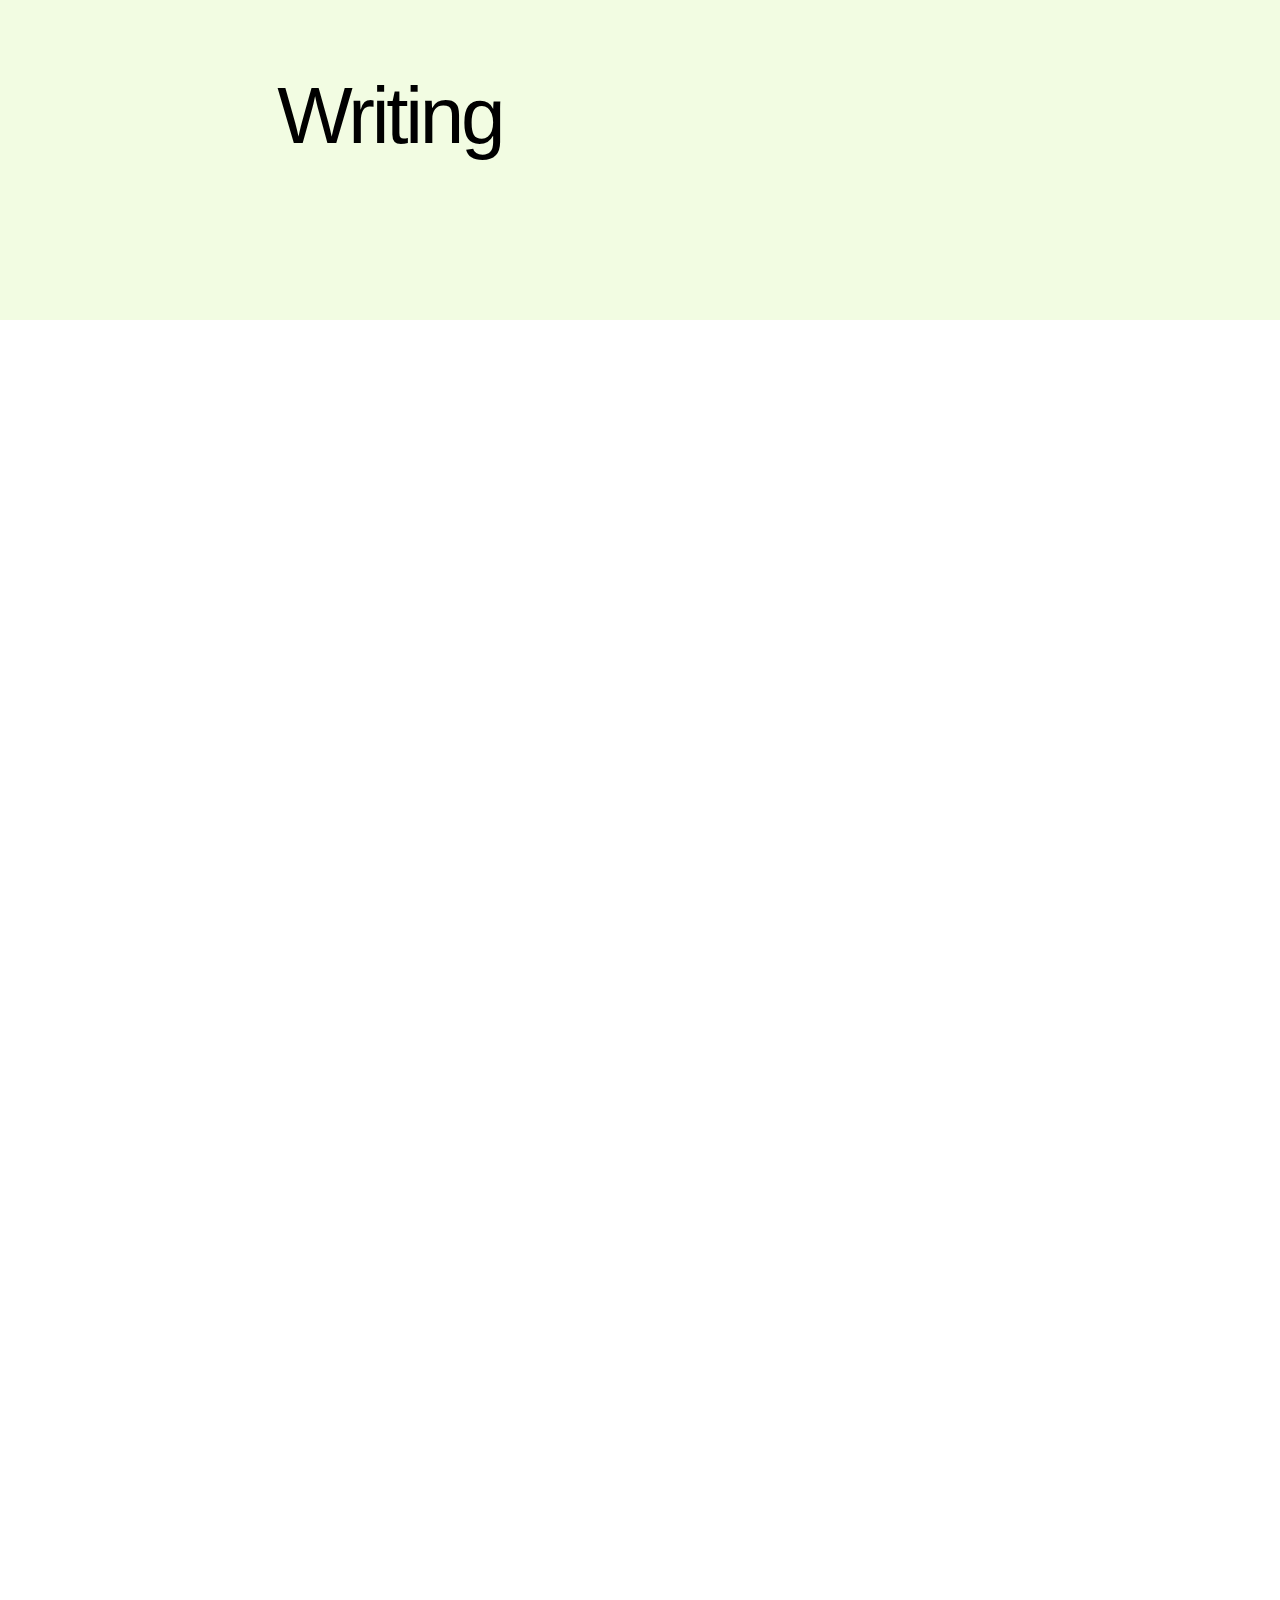
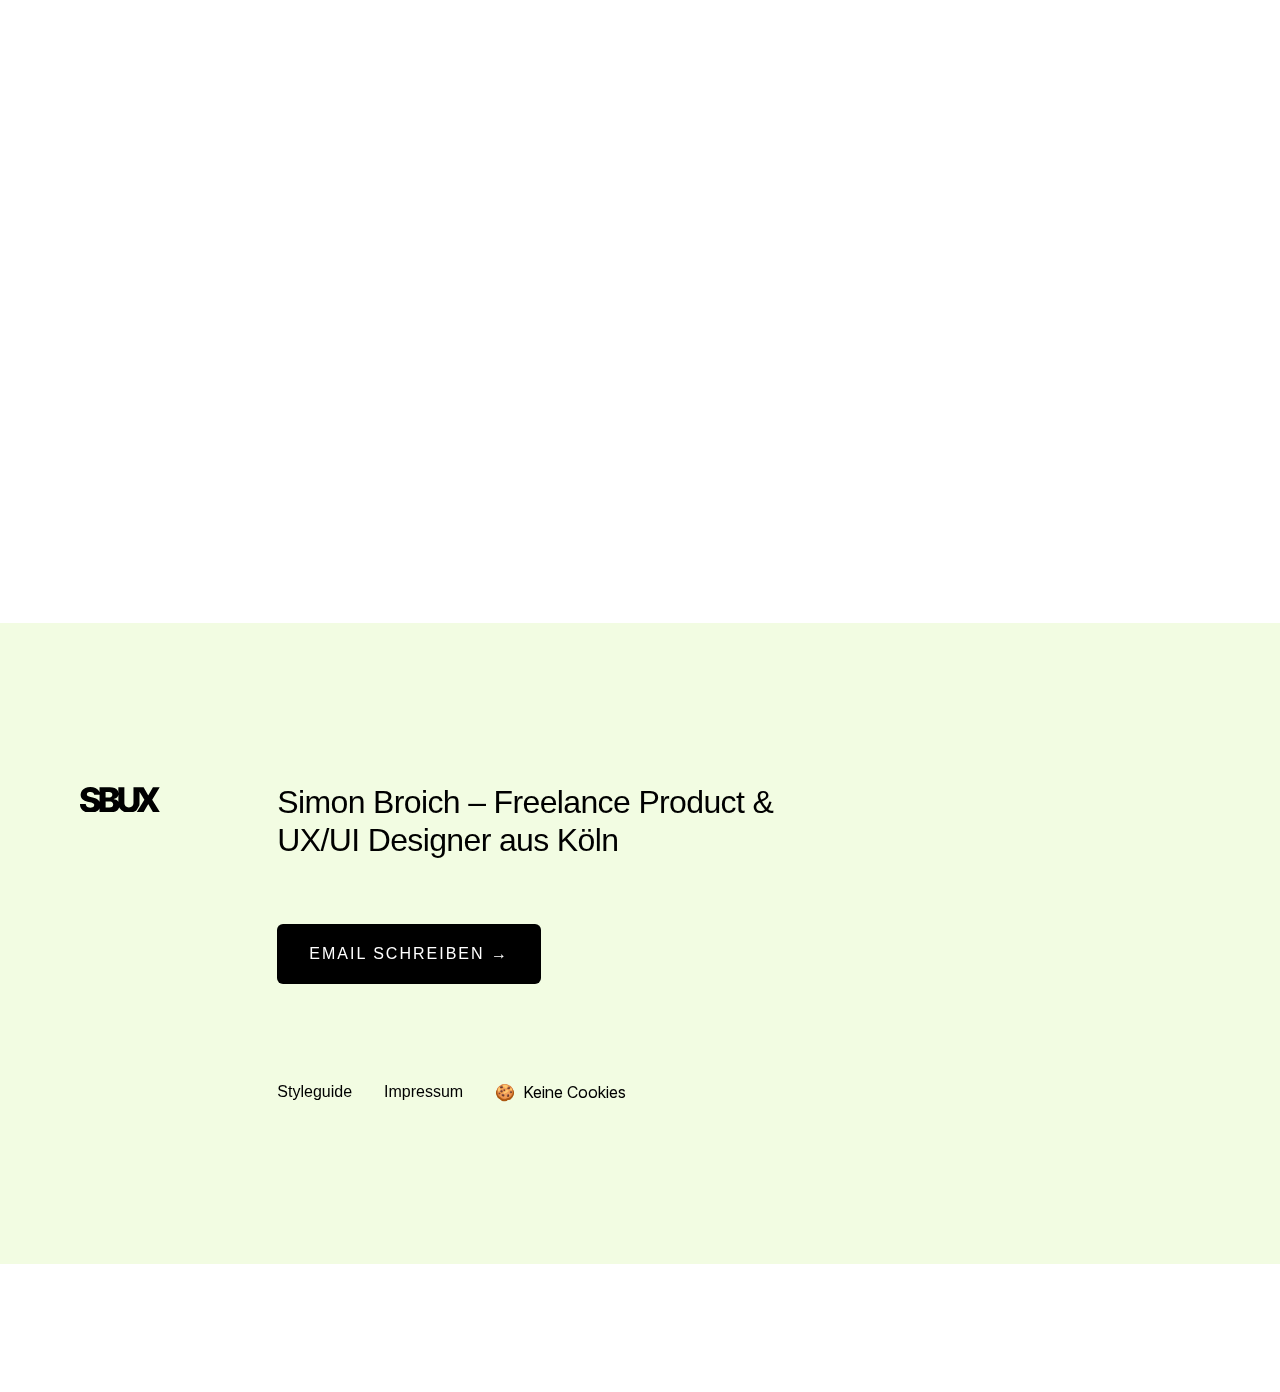
<file: writing.html>
<!DOCTYPE html><!--  Last Published: Mon Mar 10 2025 18:23:07 GMT+0000 (Coordinated Universal Time)  -->
<html data-wf-page="653f9c43327ec69cbe622097" data-wf-site="64e889e6984926462bc4aa84" lang="de">
<head>
  <meta charset="utf-8">
  <title>Bryn Taylor · Writing</title>
  <meta content="All of my writing, blog posts and interviews from over the years. Covering all things design." name="description">
  <meta content="Bryn Taylor · Writing" property="og:title">
  <meta content="All of my writing, blog posts and interviews from over the years. Covering all things design." property="og:description">
  <meta content="https://uploads-ssl.webflow.com/5e3e7c483432688646a0bc0d/60f927a37f1472232767dc53_bryn-taylor-portfolio-opengraph-image.jpg" property="og:image">
  <meta content="Bryn Taylor · Writing" property="twitter:title">
  <meta content="All of my writing, blog posts and interviews from over the years. Covering all things design." property="twitter:description">
  <meta content="https://uploads-ssl.webflow.com/5e3e7c483432688646a0bc0d/60f927a37f1472232767dc53_bryn-taylor-portfolio-opengraph-image.jpg" property="twitter:image">
  <meta property="og:type" content="website">
  <meta content="summary_large_image" name="twitter:card">
  <meta content="width=device-width, initial-scale=1" name="viewport">
  <link href="css/normalize.css" rel="stylesheet" type="text/css">
  <link href="css/components.css" rel="stylesheet" type="text/css">
  <link href="css/simonbroich.css" rel="stylesheet" type="text/css">
  <script type="text/javascript">!function(o,c){var n=c.documentElement,t=" w-mod-";n.className+=t+"js",("ontouchstart"in o||o.DocumentTouch&&c instanceof DocumentTouch)&&(n.className+=t+"touch")}(window,document);</script>
  <link href="images/favicon.ico" rel="shortcut icon" type="image/x-icon">
  <link href="images/webclip.png" rel="apple-touch-icon"><!--  Text highlight colour  -->
  <style>
::selection {
	background: #F2FCE2;
}
</style>
  <!--  Remove iOS input shadow  -->
  <style>
.subscribe-form-input {
  -webkit-appearance: none;
  -moz-appearance: none;
  appearance: none;
}
</style>
  <style>
/* Dark Mode */
/* Define your color variables for easier maintenance  */
:root {
  --neutral-950: #0a0a0a;
  --white: #ffffff;
  --neutral-100: #f5f5f5;
  --neutral-700: #404040;
  --neutral-800: #262626;
  --neutral-900: #171717;
}
/* Add your CSS and classes to the elements you'd like to style different in dark mode  */
@media (prefers-color-scheme: dark) {
	body { 
  		background: var(--neutral-950); 	
      color: var(--neutral-950);
      } 
  h2, h3 {
  		color: var(--white); 
      }
	h3.max-width-medium.footer {
  		color: var(--neutral-950); 
      }
  p {
  		color: var(--neutral-100); 
      }
  .button {
      color: var(--neutral-950);
      background-color: var(--white);
      }
  .text-style-link {
  		color: var(--white); 
			box-shadow: inset 0 -3px 0 0 var(--neutral-700);      
      }
   h3.text-size-regular.text-weight-medium {
   		color: var(--neutral-950);
      }
  .section-intro.with-divider.with-divider, 
	.section-about.with-divider,
  .section-experience.with-divider,
	.section-skills.with-divider,
  .section-interest.with-divider {
      border-bottom-color: var(--neutral-800);
      }
  .list-item {
  		border-bottom-color: var(--neutral-800);
      }
 /*  @media screen and (max-width: 767px) {
  	 .nav-menu {
  			background-color: var(--neutral-900);
      	}
     .icon-1x1 {
   		 color: var(--white);
       }
      h3.text-size-regular.text-weight-medium {
       	color: var(--white);
       }
     .logo-image.is-nav-menu {
       color: var(--white)
       }
    }*/
	.icon {
		fill: var(--white);			
	}
}
</style>
  <link rel="alternate" hreflang="de" href="https://www.simonbroich.de">
  <link rel="alternate" hreflang="en" href="https://en.simonbroich.de">
  <script type="text/javascript" src="https://cdn.weglot.com/weglot.min.js"></script>
  <script>
    Weglot.initialize({
        api_key: 'wg_0e89b10ed385a6d11a4db359572e0c058'
    });
</script>
</head>
<body>
  <div style="-webkit-transform:translate3d(0, -8rem, 0) scale3d(1, 1, 1) rotateX(0) rotateY(0) rotateZ(0) skew(0, 0);-moz-transform:translate3d(0, -8rem, 0) scale3d(1, 1, 1) rotateX(0) rotateY(0) rotateZ(0) skew(0, 0);-ms-transform:translate3d(0, -8rem, 0) scale3d(1, 1, 1) rotateX(0) rotateY(0) rotateZ(0) skew(0, 0);transform:translate3d(0, -8rem, 0) scale3d(1, 1, 1) rotateX(0) rotateY(0) rotateZ(0) skew(0, 0)" class="page-wrapper">
    <div class="global-styles w-embed">
      <style>
/* Snippet gets rid of top margin on first element in any rich text*/
.w-richtext>:first-child {
	margin-top: 0;
}
/* Snippet gets rid of bottom margin on last element in any rich text*/
.w-richtext>:last-child, .w-richtext ol li:last-child, .w-richtext ul li:last-child {
	margin-bottom: 0;
}
/* Snippet makes all link elements listed below to inherit color from their parent */
a, 
.w-tab-link,
.w-nav-link,
.w-dropdown-btn,
.w-dropdown-toggle,
.w-dropdown-link
{
	color: inherit;
}
/* Snippet prevents all click and hover interaction with an element */
.clickable-off {
	pointer-events: none;
}
/* Snippet enables all click and hover interaction with an element */
.clickable-on{
  pointer-events: auto;
}
/* Snippet enables you to add class of div-square which creates and maintains a 1:1 dimension of a div.*/
.div-square::after {
	content: "";
	display: block;
	padding-bottom: 100%;
}
/*Hide focus outline for main content element*/
main:focus-visible {
	outline: -webkit-focus-ring-color auto 0px;
}
/* Make sure containers never lose their center alignment*/
.container-medium, .container-small, .container-large {
	margin-right: auto !important;
	margin-left: auto !important;
}
/*Reset selects, buttons, and links styles*/
.w-input, .w-select, a {
	color: inherit;
	text-decoration: inherit;
	font-size: inherit;
}
/*Apply "..." after 3 lines of text */
.text-style-3lines {
	display: -webkit-box;
	overflow: hidden;
	-webkit-line-clamp: 3;
	-webkit-box-orient: vertical;
}
/*Apply "..." after 2 lines of text */
.text-style-2lines {
	display: -webkit-box;
	overflow: hidden;
	-webkit-line-clamp: 2;
	-webkit-box-orient: vertical;
}
/*Apply "..." after 1 lines of text */
.text-style-1line {
	display: -webkit-box;
	overflow: hidden;
	-webkit-line-clamp: 1;
	-webkit-box-orient: vertical;
}
/*Remove blue focus on section anchor links */
.section:focus {
	outline: none;
}
</style>
    </div>
    <div data-animation="over-left" class="section-nav is-multi-colored w-nav" data-easing2="ease" data-easing="ease" data-collapse="small" data-w-id="69118560-d0bc-15fc-bbf8-b8fe5f6535b5" role="banner" data-duration="400" data-doc-height="1">
      <div class="page-padding">
        <div class="nav-container">
          <a href="index.html" role="navigation" aria-label="Logo" class="logo w-nav-brand">
            <div class="logo-image w-embed">
              <?xml version="1.0" encoding="UTF-8"?><svg fill="currentColor" id="Ebene_2" xmlns="http://www.w3.org/2000/svg" viewbox="0 0 27.96 8.96">
                <g id="Ebene_1-2">
                  <path d="m25.24,4.48L27.87.12h-2.36l-1.61,2.76h-.07L22.24.12h-3.54v5.45c0,.3-.07.57-.2.81-.13.24-.32.42-.56.55-.24.13-.51.2-.83.2s-.59-.07-.83-.2-.42-.32-.56-.55c-.13-.24-.2-.5-.2-.81V.12h-2.11v1.95c-.04-.33-.12-.63-.3-.9-.22-.33-.56-.59-1-.78-.44-.18-.99-.28-1.64-.28h-3.64v1.76c-.07-.2-.15-.4-.27-.57-.28-.41-.66-.73-1.16-.96-.5-.23-1.09-.34-1.76-.34s-1.25.11-1.77.34c-.52.23-.92.54-1.21.95-.29.41-.44.88-.44,1.42,0,.66.21,1.19.65,1.58s1.03.67,1.79.84l.91.21c.32.07.58.15.79.24.21.09.36.19.46.31.1.12.15.26.15.42,0,.18-.06.33-.17.47-.11.14-.26.24-.46.32-.2.08-.44.12-.73.12-.31,0-.58-.05-.82-.15-.23-.1-.42-.24-.55-.43-.13-.19-.21-.42-.23-.7H0c0,.68.16,1.25.46,1.69.3.45.72.78,1.27,1,.54.22,1.18.33,1.91.33s1.35-.1,1.86-.31c.52-.21.91-.51,1.19-.91.06-.09.1-.2.14-.3v1.41h3.92c.65,0,1.19-.11,1.65-.32.45-.21.8-.5,1.04-.87.11-.18.2-.36.26-.56.05.12.11.24.19.35.31.48.74.85,1.29,1.12s1.2.39,1.94.39,1.38-.13,1.93-.39c.27-.13.5-.28.71-.46l.98-1.66c.04-.22.07-.45.07-.69V1.67l1.7,2.81-2.71,4.36h2.4l1.64-2.79h.07l1.64,2.79h2.42l-2.72-4.36Zm-18.4.71c-.11-.21-.24-.4-.42-.57-.23-.22-.5-.4-.83-.56s-.71-.28-1.14-.38l-.75-.17c-.2-.04-.38-.09-.54-.15s-.29-.12-.41-.2-.2-.16-.26-.26c-.06-.1-.08-.21-.08-.34,0-.16.05-.3.14-.42.09-.12.23-.22.41-.29.18-.07.41-.11.68-.11.41,0,.73.09.95.26s.35.42.38.73h1.87v2.46Zm2.11-3.4h1.2c.35,0,.63.08.84.25.21.17.31.4.31.69,0,.2-.05.38-.15.52-.1.15-.24.26-.42.33-.18.08-.38.11-.61.11h-1.17v-1.91Zm2.32,5.09c-.22.17-.55.26-1.01.26h-1.3v-2.08h1.34c.27,0,.5.04.69.13s.34.22.45.38c.11.16.16.36.16.58,0,.31-.11.55-.33.72Zm2.15-1.71c-.17-.24-.37-.44-.62-.59-.3-.17-.63-.27-.98-.29v-.08c.32-.07.6-.19.85-.36.24-.17.44-.39.58-.65.09-.17.14-.37.17-.57v2.53Z"></path>
                </g>
              </svg>
            </div>
          </a>
          <nav role="navigation" class="nav-menu is-multi-colored w-nav-menu">
            <div class="navigation-grid">
              <a href="https://bryntaylor.webflow.io/#work" class="navigation-link w-inline-block">
                <h3 class="text-size-regular text-weight-medium">Projekte</h3>
              </a>
              <a href="https://bryntaylor.webflow.io/#writing" class="navigation-link w-inline-block">
                <h3 class="text-size-regular">Stories</h3>
              </a>
              <a href="#" class="navigation-link w-inline-block">
                <h3 class="text-size-regular text-weight-medium">About</h3>
              </a>
              <a href="#" class="navigation-link w-inline-block">
                <h3 class="text-size-regular text-weight-medium">Kontakt</h3>
              </a>
              <div class="social-links-wrapper">
                <a aria-label="Twitter" href="https://www.linkedin.com/in/simon-broich" class="navigation-link w-inline-block">
                  <div class="icon-1x1 w-embed"><svg xmlns="http://www.w3.org/2000/svg" width="1.5rem" height="1.5rem" viewbox="0 0 32 32">
                      <path fill="currentColor" d="M8.268 28H2.463V9.306h5.805zM5.362 6.756C3.506 6.756 2 5.218 2 3.362a3.362 3.362 0 0 1 6.724 0c0 1.856-1.506 3.394-3.362 3.394zM29.994 28h-5.792v-9.1c0-2.169-.044-4.95-3.018-4.95c-3.018 0-3.481 2.356-3.481 4.794V28h-5.799V9.306h5.567v2.55h.081c.775-1.469 2.668-3.019 5.492-3.019c5.875 0 6.955 3.869 6.955 8.894V28z"></path>
                    </svg></div>
                </a>
                <a aria-label="Instagram" href="https://www.instagram.com/simonbrolo/" class="navigation-link w-inline-block">
                  <div class="icon-1x1 w-embed"><svg aria-hidden="true" role="img" fill="currentColor" width="1.5rem" height="1.5rem" viewbox="0 0 24 24" xmlns="http://www.w3.org/2000/svg">
                      <title>Instagram icon</title>
                      <path d="M12 0C8.74 0 8.333.015 7.053.072 5.775.132 4.905.333 4.14.63c-.789.306-1.459.717-2.126 1.384S.935 3.35.63 4.14C.333 4.905.131 5.775.072 7.053.012 8.333 0 8.74 0 12s.015 3.667.072 4.947c.06 1.277.261 2.148.558 2.913.306.788.717 1.459 1.384 2.126.667.666 1.336 1.079 2.126 1.384.766.296 1.636.499 2.913.558C8.333 23.988 8.74 24 12 24s3.667-.015 4.947-.072c1.277-.06 2.148-.262 2.913-.558.788-.306 1.459-.718 2.126-1.384.666-.667 1.079-1.335 1.384-2.126.296-.765.499-1.636.558-2.913.06-1.28.072-1.687.072-4.947s-.015-3.667-.072-4.947c-.06-1.277-.262-2.149-.558-2.913-.306-.789-.718-1.459-1.384-2.126C21.319 1.347 20.651.935 19.86.63c-.765-.297-1.636-.499-2.913-.558C15.667.012 15.26 0 12 0zm0 2.16c3.203 0 3.585.016 4.85.071 1.17.055 1.805.249 2.227.415.562.217.96.477 1.382.896.419.42.679.819.896 1.381.164.422.36 1.057.413 2.227.057 1.266.07 1.646.07 4.85s-.015 3.585-.074 4.85c-.061 1.17-.256 1.805-.421 2.227-.224.562-.479.96-.899 1.382-.419.419-.824.679-1.38.896-.42.164-1.065.36-2.235.413-1.274.057-1.649.07-4.859.07-3.211 0-3.586-.015-4.859-.074-1.171-.061-1.816-.256-2.236-.421-.569-.224-.96-.479-1.379-.899-.421-.419-.69-.824-.9-1.38-.165-.42-.359-1.065-.42-2.235-.045-1.26-.061-1.649-.061-4.844 0-3.196.016-3.586.061-4.861.061-1.17.255-1.814.42-2.234.21-.57.479-.96.9-1.381.419-.419.81-.689 1.379-.898.42-.166 1.051-.361 2.221-.421 1.275-.045 1.65-.06 4.859-.06l.045.03zm0 3.678c-3.405 0-6.162 2.76-6.162 6.162 0 3.405 2.76 6.162 6.162 6.162 3.405 0 6.162-2.76 6.162-6.162 0-3.405-2.76-6.162-6.162-6.162zM12 16c-2.21 0-4-1.79-4-4s1.79-4 4-4 4 1.79 4 4-1.79 4-4 4zm7.846-10.405c0 .795-.646 1.44-1.44 1.44-.795 0-1.44-.646-1.44-1.44 0-.794.646-1.439 1.44-1.439.793-.001 1.44.645 1.44 1.439z"></path>
                    </svg></div>
                </a>
              </div>
            </div>
          </nav>
          <div class="menu-button w-nav-button">
            <div class="menu-icon">
              <div class="menu-icon-line-top"></div>
              <div class="menu-icon-line-middle">
                <div class="menu-icon-line-middle-inner"></div>
              </div>
              <div class="menu-icon-line-bottom"></div>
            </div>
          </div>
        </div>
      </div>
    </div>
    <main id="main" class="main-wrapper">
      <header id="home" class="section-header is-multi-colored">
        <div class="page-padding">
          <div class="container-large">
            <div class="layout-12-column">
              <h1 id="w-node-fc1616c0-44df-7afb-2ccc-79e0f0abe762-f0abe75e" class="heading-xlarge">Writing</h1>
            </div>
          </div>
        </div>
      </header>
      <section id="writing" class="section with-divider">
        <div class="page-padding">
          <div style="opacity:0" class="container-large">
            <div class="layout-12-column">
              <div id="w-node-_61c11393-d053-b5ff-0386-2c37da0f1e22-be622097" class="sticky-title-wrapper">
                <div class="section-title is-offset">
                  <h2>Blog</h2>
                </div>
              </div>
              <div id="w-node-_61c11393-d053-b5ff-0386-2c37da0f1e26-be622097" class="writing-links-wrapper is-offset">
                <div class="w-dyn-list">
                  <div role="list" class="w-dyn-items">
                    <div role="listitem" class="writing-collection-item w-dyn-item">
                      <a href="#" class="list-item is-interactive w-inline-block">
                        <div class="padding-bottom padding-small">
                          <h3 class="heading-medium w-dyn-bind-empty"></h3>
                        </div>
                        <div class="writing-link-details">
                          <div class="tag is-multi-colored">
                            <div>NEW</div>
                          </div>
                          <p class="text-size-regular margin-0 w-dyn-bind-empty"></p>
                          <p class="text-size-regular margin-0 w-dyn-bind-empty"></p>
                          <div class="margin-horizontal margin-xsmall">
                            <p class="text-size-regular margin-0">·<br></p>
                          </div>
                          <p class="text-size-regular margin-0 w-dyn-bind-empty"></p>
                          <p class="text-size-regular margin-0"> min read<br></p>
                        </div>
                      </a>
                    </div>
                  </div>
                  <div class="w-dyn-empty">
                    <div>No items found.</div>
                  </div>
                </div>
              </div>
            </div>
            <div class="padding-vertical padding-xhuge"></div>
            <div class="layout-12-column">
              <div id="w-node-f70769f8-f29b-42ad-165a-b1db5ba7b0d4-be622097" class="sticky-title-wrapper">
                <div class="section-title is-offset">
                  <h2>Interviews</h2>
                </div>
              </div>
              <div id="w-node-f70769f8-f29b-42ad-165a-b1db5ba7b0d8-be622097" class="writing-links-wrapper is-offset">
                <a href="https://www.loversmagazine.com/interviews/bryn-taylor" class="list-item is-interactive w-inline-block">
                  <h3 class="heading-medium">Interview with Lovers Magazine ↗</h3>
                  <div class="padding-bottom padding-small"></div>
                  <div class="writing-link-details">
                    <p class="text-size-regular margin-0">Nov 12, 2021  ·  7 min read<br></p>
                  </div>
                </a>
                <a href="https://medium.com/8px-magazine/kerning-from-the-best-5-minutes-with-bryn-taylor-70f4295a1ce8" class="list-item is-interactive w-inline-block">
                  <h3 class="heading-medium">Interview with Luis Ouriach: Kerning from the best ↗</h3>
                  <div class="padding-bottom padding-small"></div>
                  <p class="text-size-regular margin-0">Mar 12, 2021  ·  5 min read<br></p>
                </a>
                <a href="https://medium.com/the-creatives-series/bryn-taylor-on-pushing-boundaries-and-design-exploration-d1a1209a9f37" class="list-item is-interactive w-inline-block">
                  <h3 class="heading-medium">Interview with Femke: On pushing boundaries and design exploration ↗</h3>
                  <div class="padding-bottom padding-small"></div>
                  <p class="text-size-regular margin-0">Jan 18, 2017  ·  7 min read<br></p>
                </a>
              </div>
            </div>
            <div class="padding-vertical padding-xhuge"></div>
            <div class="layout-12-column">
              <div id="w-node-_952e44d1-8ddc-0268-a623-d8b651a1e40a-be622097" class="sticky-title-wrapper">
                <div class="section-title is-offset">
                  <h2>Side projects</h2>
                </div>
              </div>
              <div id="w-node-_952e44d1-8ddc-0268-a623-d8b651a1e40e-be622097" class="writing-links-wrapper is-offset">
                <a href="https://goodgarms.webflow.io/articles/sustainable-white-t-shirts" class="list-item is-interactive w-inline-block">
                  <h3 class="heading-medium">Good Garms: Best sustainable white t-shirts ↗</h3>
                  <div class="padding-bottom padding-small"></div>
                  <p class="text-size-regular margin-0">Jun 6, 2022  · 5 min read<br></p>
                </a>
                <a href="https://www.goodgarms.com/articles/material-polyester" class="list-item is-interactive w-inline-block">
                  <h3 class="heading-medium">Good Garms: Polyester fabric guide ↗</h3>
                  <div class="padding-bottom padding-small"></div>
                  <p class="text-size-regular margin-0">Sep 8, 2021  ·  4 min read<br></p>
                </a>
                <a href="https://www.goodgarms.com/articles/material-organic-cotton" class="list-item is-interactive w-inline-block">
                  <h3 class="heading-medium">Good Garms: All you need to know about linen ↗</h3>
                  <div class="padding-bottom padding-small"></div>
                  <p class="text-size-regular margin-0">Jul 6, 2021  ·  3 min read<br></p>
                </a>
                <a href="https://www.goodgarms.com/articles/material-organic-cotton" class="list-item is-interactive w-inline-block">
                  <h3 class="heading-medium">Good Garms: A definitive guide to organic cotton ↗</h3>
                  <div class="padding-bottom padding-small"></div>
                  <p class="text-size-regular margin-0">Jul 5, 2021  ·  3 min read<br></p>
                </a>
                <a href="https://www.goodgarms.com/articles/what-is-slow-fashion" class="list-item is-interactive w-inline-block">
                  <h3 class="heading-medium">Good Garms: What is slow fashion? ↗</h3>
                  <div class="padding-bottom padding-small"></div>
                  <p class="text-size-regular margin-0">Jun 6, 2021  ·  3 min read<br></p>
                </a>
                <a href="https://www.goodgarms.com/articles/sustainable-fashion-glossary" class="list-item is-interactive w-inline-block">
                  <h3 class="heading-medium">Good Garms: A glossary for sustainable and ethical fashion ↗</h3>
                  <div class="padding-bottom padding-small"></div>
                  <p class="text-size-regular margin-0">Jan 1, 2021  ·  4 min read<br></p>
                </a>
              </div>
            </div>
          </div>
        </div>
      </section>
      <section class="section">
        <div class="page-padding">
          <div style="opacity:0" class="container-large">
            <div class="layout-12-column">
              <div id="w-node-b833d435-3692-840b-c2a1-d167dffd2cfa-be622097" style="width:0%;height:100%" class="section-title">
                <h2>Email list</h2>
              </div>
              <div id="w-node-b833d435-3692-840b-c2a1-d167dffd2cfd-be622097" class="content-wrapper">
                <h3 style="-webkit-transform:translate3d(0, 0, 0) scale3d(1, 1, 1) rotateX(0) rotateY(0) rotateZ(0) skew(10deg, 6deg);-moz-transform:translate3d(0, 0, 0) scale3d(1, 1, 1) rotateX(0) rotateY(0) rotateZ(0) skew(10deg, 6deg);-ms-transform:translate3d(0, 0, 0) scale3d(1, 1, 1) rotateX(0) rotateY(0) rotateZ(0) skew(10deg, 6deg);transform:translate3d(0, 0, 0) scale3d(1, 1, 1) rotateX(0) rotateY(0) rotateZ(0) skew(10deg, 6deg);opacity:0" class="heading-xlarge">Be the first to hear about new writing and blog posts</h3>
              </div>
              <div id="w-node-b833d435-3692-840b-c2a1-d167dffd2d00-be622097" class="content-wrapper">
                <div class="form-block w-form">
                  <form method="get" name="email-form" data-name="Email Form" action="https://bryntaylor.us6.list-manage.com/subscribe/post?u=3a0451e850379c14ec5539da1&amp;amp;id=b39a8dee7a" id="email-form" class="subscribe-form-flex" data-wf-page-id="653f9c43327ec69cbe622097" data-wf-element-id="b833d435-3692-840b-c2a1-d167dffd2d02">
                    <div class="subscribe-form-input-wrapper"><input class="form-input w-input" maxlength="256" name="Email-Subscribe" data-name="Email Subscribe" placeholder="Your email" type="email" id="Email-Subscribe" required=""></div><input type="submit" data-wait="Submitting…" data-event-label="Email Signup Button" data-event-category="Leads" class="button w-button" value="Subscribe →">
                  </form>
                  <div class="success-message is-multi-colored w-form-done">
                    <div class="text-size-regular text-weight-medium">Thanks for signing up!</div>
                  </div>
                  <div class="error-message w-form-fail">
                    <div class="text-size-regular text-weight-medium">Something went wrong! Try again</div>
                  </div>
                </div>
                <p class="text-size-small text-color-grey margin-0">No spam, unsubscribe at any time</p>
              </div>
            </div>
          </div>
        </div>
      </section>
    </main>
    <footer class="section-footer is-multi-colored">
      <div class="page-padding">
        <div class="container-large">
          <div class="layout-12-column">
            <div id="w-node-_141f5c11-7ee0-5860-e542-1382da397610-1d954aa0" class="content-wrapper">
              <div class="padding-top padding-xxxsmall"></div>
              <a href="index.html" role="navigation" aria-label="Main" class="logo w-nav-brand">
                <div class="logo-image w-embed">
                  <?xml version="1.0" encoding="UTF-8"?><svg fill="currentColor" id="Ebene_2" xmlns="http://www.w3.org/2000/svg" viewbox="0 0 27.96 8.96">
                    <g id="Ebene_1-2">
                      <path d="m25.24,4.48L27.87.12h-2.36l-1.61,2.76h-.07L22.24.12h-3.54v5.45c0,.3-.07.57-.2.81-.13.24-.32.42-.56.55-.24.13-.51.2-.83.2s-.59-.07-.83-.2-.42-.32-.56-.55c-.13-.24-.2-.5-.2-.81V.12h-2.11v1.95c-.04-.33-.12-.63-.3-.9-.22-.33-.56-.59-1-.78-.44-.18-.99-.28-1.64-.28h-3.64v1.76c-.07-.2-.15-.4-.27-.57-.28-.41-.66-.73-1.16-.96-.5-.23-1.09-.34-1.76-.34s-1.25.11-1.77.34c-.52.23-.92.54-1.21.95-.29.41-.44.88-.44,1.42,0,.66.21,1.19.65,1.58s1.03.67,1.79.84l.91.21c.32.07.58.15.79.24.21.09.36.19.46.31.1.12.15.26.15.42,0,.18-.06.33-.17.47-.11.14-.26.24-.46.32-.2.08-.44.12-.73.12-.31,0-.58-.05-.82-.15-.23-.1-.42-.24-.55-.43-.13-.19-.21-.42-.23-.7H0c0,.68.16,1.25.46,1.69.3.45.72.78,1.27,1,.54.22,1.18.33,1.91.33s1.35-.1,1.86-.31c.52-.21.91-.51,1.19-.91.06-.09.1-.2.14-.3v1.41h3.92c.65,0,1.19-.11,1.65-.32.45-.21.8-.5,1.04-.87.11-.18.2-.36.26-.56.05.12.11.24.19.35.31.48.74.85,1.29,1.12s1.2.39,1.94.39,1.38-.13,1.93-.39c.27-.13.5-.28.71-.46l.98-1.66c.04-.22.07-.45.07-.69V1.67l1.7,2.81-2.71,4.36h2.4l1.64-2.79h.07l1.64,2.79h2.42l-2.72-4.36Zm-18.4.71c-.11-.21-.24-.4-.42-.57-.23-.22-.5-.4-.83-.56s-.71-.28-1.14-.38l-.75-.17c-.2-.04-.38-.09-.54-.15s-.29-.12-.41-.2-.2-.16-.26-.26c-.06-.1-.08-.21-.08-.34,0-.16.05-.3.14-.42.09-.12.23-.22.41-.29.18-.07.41-.11.68-.11.41,0,.73.09.95.26s.35.42.38.73h1.87v2.46Zm2.11-3.4h1.2c.35,0,.63.08.84.25.21.17.31.4.31.69,0,.2-.05.38-.15.52-.1.15-.24.26-.42.33-.18.08-.38.11-.61.11h-1.17v-1.91Zm2.32,5.09c-.22.17-.55.26-1.01.26h-1.3v-2.08h1.34c.27,0,.5.04.69.13s.34.22.45.38c.11.16.16.36.16.58,0,.31-.11.55-.33.72Zm2.15-1.71c-.17-.24-.37-.44-.62-.59-.3-.17-.63-.27-.98-.29v-.08c.32-.07.6-.19.85-.36.24-.17.44-.39.58-.65.09-.17.14-.37.17-.57v2.53Z"></path>
                    </g>
                  </svg>
                </div>
              </a>
            </div>
            <div id="w-node-_141f5c11-7ee0-5860-e542-1382da397613-1d954aa0" class="content-wrapper">
              <div class="margin-bottom margin-xlarge">
                <h3 class="max-width-medium footer">Simon Broich – Freelance Product &amp; UX/UI Designer aus Köln</h3>
              </div>
              <div class="margin-bottom margin-huge">
                <a href="mailto:hi@simonbroich.de?subject=%F0%9F%91%8B" class="button is-footer w-button">EMAIL schreiben →</a>
              </div>
              <div class="footer_row">
                <a href="styleguide.html">Styleguide</a>
                <a href="impressum.html">Impressum</a>
                <div id="w-node-bd178905-9fb1-961d-4eba-f3e3b4790213-1d954aa0" class="text-size-small">🍪  Keine Cookies </div>
              </div>
            </div>
          </div>
        </div>
      </div>
    </footer>
  </div>
  <script src="https://d3e54v103j8qbb.cloudfront.net/js/jquery-3.5.1.min.dc5e7f18c8.js?site=64e889e6984926462bc4aa84" type="text/javascript" integrity="sha256-9/aliU8dGd2tb6OSsuzixeV4y/faTqgFtohetphbbj0=" crossorigin="anonymous"></script>
  <script src="js/simonbroich.js" type="text/javascript"></script><!--  Remove anchor link hashes from URL  -->
  <script defer="" src="https://d3e54v103j8qbb.cloudfront.net/js/jquery-3.4.1.min.220afd743d.js" type="text/javascript"></script>
  <script defer="">
var Webflow = Webflow || [];
Webflow.push(function() {
  $('a').click(function() {
    setTimeout(function() {
      history.replaceState(null, null, ' ');
    }, 0);
  });
});
</script>
  <!--  Skip-to-main content script  -->
  <script>
  $(document).ready(function () {
    $('#skip-link').on('click keydown', function(e) {
      if (e.type === "keydown" && e.which !== 13) {
          return;
      }
      e.preventDefault();
      var target = $('#main');
      target.attr('tabindex', '-1');
      target.focus();
    });
  });
</script>
</body>
</html>
</file>
<file: css/components.css>
@font-face {
  font-family: 'webflow-icons';
  src: url("[data-uri]") format('truetype');
  font-weight: normal;
  font-style: normal;
}

@font-face {
  font-family: 'Inter Variable';
  src: 
    url('/fonts/Inter-Variable.woff2') format('woff2'),
    url('/fonts/Inter-Variable.ttf') format('truetype');
  font-weight: normal;
  font-style: normal;
  font-display: swap; /* Lädt Systemschrift bis Webfont ready */
}

[class^="w-icon-"],
[class*=" w-icon-"] {
  /* use !important to prevent issues with browser extensions that change fonts */
  font-family: 'webflow-icons' !important;
  speak: none;
  font-style: normal;
  font-weight: normal;
  font-variant: normal;
  text-transform: none;
  line-height: 1;
  /* Better Font Rendering =========== */
  -webkit-font-smoothing: antialiased;
  -moz-osx-font-smoothing: grayscale;
}
.w-icon-slider-right:before {
  content: "\e600";
}
.w-icon-slider-left:before {
  content: "\e601";
}
.w-icon-nav-menu:before {
  content: "\e602";
}
.w-icon-arrow-down:before,
.w-icon-dropdown-toggle:before {
  content: "\e603";
}
.w-icon-file-upload-remove:before {
  content: "\e900";
}
.w-icon-file-upload-icon:before {
  content: "\e903";
}
* {
  -webkit-box-sizing: border-box;
  -moz-box-sizing: border-box;
  box-sizing: border-box;
}
html {
  height: 100%;
}
body {
  margin: 0;
  min-height: 100%;
  background-color: #fff;
  font-family: Arial, sans-serif;
  font-size: 14px;
  line-height: 20px;
  color: #333;
}
img {
  max-width: 100%;
  vertical-align: middle;
  display: inline-block;
}
html.w-mod-touch * {
  background-attachment: scroll !important;
}
.w-block {
  display: block;
}
.w-inline-block {
  max-width: 100%;
  display: inline-block;
}
.w-clearfix:before,
.w-clearfix:after {
  content: " ";
  display: table;
  grid-column-start: 1;
  grid-row-start: 1;
  grid-column-end: 2;
  grid-row-end: 2;
}
.w-clearfix:after {
  clear: both;
}
.w-hidden {
  display: none;
}
.w-button {
  display: inline-block;
  padding: 9px 15px;
  background-color: #3898EC;
  color: white;
  border: 0;
  line-height: inherit;
  text-decoration: none;
  cursor: pointer;
  border-radius: 0;
}
input.w-button {
  -webkit-appearance: button;
}
html[data-w-dynpage] [data-w-cloak] {
  color: transparent !important;
}
.w-code-block {
  margin: unset;
}
pre.w-code-block code {
  all: inherit;
}
.w-optimization {
  display: contents;
}
.w-webflow-badge,
.w-webflow-badge > img {
  box-sizing: unset;
  width: unset;
  height: unset;
  max-height: unset;
  max-width: unset;
  min-height: unset;
  min-width: unset;
  margin: unset;
  padding: unset;
  float: unset;
  clear: unset;
  border: unset;
  border-radius: unset;
  background: unset;
  background-image: unset;
  background-position: unset;
  background-size: unset;
  background-repeat: unset;
  background-origin: unset;
  background-clip: unset;
  background-attachment: unset;
  background-color: unset;
  box-shadow: unset;
  transform: unset;
  transition: unset;
  direction: unset;
  font-family: unset;
  font-weight: unset;
  color: unset;
  font-size: unset;
  line-height: unset;
  font-style: unset;
  font-variant: unset;
  text-align: unset;
  letter-spacing: unset;
  text-decoration: unset;
  text-indent: unset;
  text-transform: unset;
  list-style-type: unset;
  text-shadow: unset;
  vertical-align: unset;
  cursor: unset;
  white-space: unset;
  word-break: unset;
  word-spacing: unset;
  word-wrap: unset;
}
.w-webflow-badge {
  position: fixed !important;
  display: inline-block !important;
  visibility: visible !important;
  opacity: 1 !important;
  z-index: 2147483647 !important;
  top: auto !important;
  right: 12px !important;
  bottom: 12px !important;
  left: auto !important;
  color: #aaadb0 !important;
  background-color: #fff !important;
  border-radius: 3px !important;
  padding: 6px !important;
  font-size: 12px !important;
  line-height: 14px !important;
  text-decoration: none !important;
  transform: none !important;
  margin: 0 !important;
  width: auto !important;
  height: auto !important;
  overflow: unset !important;
  white-space: nowrap;
  box-shadow: 0 0 0 1px rgba(0, 0, 0, 0.1), 0px 1px 3px rgba(0, 0, 0, 0.1);
  cursor: pointer;
}
.w-webflow-badge > img {
  position: unset;
  display: inline-block !important;
  visibility: unset !important;
  opacity: 1 !important;
  vertical-align: middle !important;
}
h1,
h2,
h3,
h4,
h5,
h6 {
  font-weight: bold;
  margin-bottom: 10px;
}
h1 {
  font-size: 38px;
  line-height: 44px;
  margin-top: 20px;
}
h2 {
  font-size: 32px;
  line-height: 36px;
  margin-top: 20px;
}
h3 {
  font-size: 24px;
  line-height: 30px;
  margin-top: 20px;
}
h4 {
  font-size: 18px;
  line-height: 24px;
  margin-top: 10px;
}
h5 {
  font-size: 14px;
  line-height: 20px;
  margin-top: 10px;
}
h6 {
  font-size: 12px;
  line-height: 18px;
  margin-top: 10px;
}
p {
  margin-top: 0;
  margin-bottom: 10px;
}
blockquote {
  margin: 0 0 10px 0;
  padding: 10px 20px;
  border-left: 5px solid #E2E2E2;
  font-size: 18px;
  line-height: 22px;
}
figure {
  margin: 0;
  margin-bottom: 10px;
}
figcaption {
  margin-top: 5px;
  text-align: center;
}
ul,
ol {
  margin-top: 0px;
  margin-bottom: 10px;
  padding-left: 40px;
}
.w-list-unstyled {
  padding-left: 0;
  list-style: none;
}
.w-embed:before,
.w-embed:after {
  content: " ";
  display: table;
  grid-column-start: 1;
  grid-row-start: 1;
  grid-column-end: 2;
  grid-row-end: 2;
}
.w-embed:after {
  clear: both;
}
.w-video {
  width: 100%;
  position: relative;
  padding: 0;
}
.w-video iframe,
.w-video object,
.w-video embed {
  position: absolute;
  top: 0;
  left: 0;
  width: 100%;
  height: 100%;
  border: none;
}
fieldset {
  padding: 0;
  margin: 0;
  border: 0;
}
button,
[type='button'],
[type='reset'] {
  border: 0;
  cursor: pointer;
  -webkit-appearance: button;
}
.w-form {
  margin: 0 0 15px;
}
.w-form-done {
  display: none;
  padding: 20px;
  text-align: center;
  background-color: #dddddd;
}
.w-form-fail {
  display: none;
  margin-top: 10px;
  padding: 10px;
  background-color: #ffdede;
}
label {
  display: block;
  margin-bottom: 5px;
  font-weight: bold;
}
.w-input,
.w-select {
  display: block;
  width: 100%;
  height: 38px;
  padding: 8px 12px;
  margin-bottom: 10px;
  font-size: 14px;
  line-height: 1.42857143;
  color: #333333;
  vertical-align: middle;
  background-color: #ffffff;
  border: 1px solid #cccccc;
}
.w-input::placeholder,
.w-select::placeholder {
  color: #999;
}
.w-input:focus,
.w-select:focus {
  border-color: #3898EC;
  outline: 0;
}
.w-input[disabled],
.w-select[disabled],
.w-input[readonly],
.w-select[readonly],
fieldset[disabled] .w-input,
fieldset[disabled] .w-select {
  cursor: not-allowed;
}
.w-input[disabled]:not(.w-input-disabled),
.w-select[disabled]:not(.w-input-disabled),
.w-input[readonly],
.w-select[readonly],
fieldset[disabled]:not(.w-input-disabled) .w-input,
fieldset[disabled]:not(.w-input-disabled) .w-select {
  background-color: #eeeeee;
}
textarea.w-input,
textarea.w-select {
  height: auto;
}
.w-select {
  background-color: #f3f3f3;
}
.w-select[multiple] {
  height: auto;
}
.w-form-label {
  display: inline-block;
  cursor: pointer;
  font-weight: normal;
  margin-bottom: 0px;
}
.w-radio {
  display: block;
  margin-bottom: 5px;
  padding-left: 20px;
}
.w-radio:before,
.w-radio:after {
  content: " ";
  display: table;
  grid-column-start: 1;
  grid-row-start: 1;
  grid-column-end: 2;
  grid-row-end: 2;
}
.w-radio:after {
  clear: both;
}
.w-radio-input {
  margin: 4px 0 0;
  line-height: normal;
  float: left;
  margin-left: -20px;
}
.w-radio-input {
  margin-top: 3px;
}
.w-file-upload {
  display: block;
  margin-bottom: 10px;
}
.w-file-upload-input {
  width: 0.1px;
  height: 0.1px;
  opacity: 0;
  overflow: hidden;
  position: absolute;
  z-index: -100;
}
.w-file-upload-default,
.w-file-upload-uploading,
.w-file-upload-success {
  display: inline-block;
  color: #333333;
}
.w-file-upload-error {
  display: block;
  margin-top: 10px;
}
.w-file-upload-default.w-hidden,
.w-file-upload-uploading.w-hidden,
.w-file-upload-error.w-hidden,
.w-file-upload-success.w-hidden {
  display: none;
}
.w-file-upload-uploading-btn {
  display: flex;
  font-size: 14px;
  font-weight: normal;
  cursor: pointer;
  margin: 0;
  padding: 8px 12px;
  border: 1px solid #cccccc;
  background-color: #fafafa;
}
.w-file-upload-file {
  display: flex;
  flex-grow: 1;
  justify-content: space-between;
  margin: 0;
  padding: 8px 9px 8px 11px;
  border: 1px solid #cccccc;
  background-color: #fafafa;
}
.w-file-upload-file-name {
  font-size: 14px;
  font-weight: normal;
  display: block;
}
.w-file-remove-link {
  margin-top: 3px;
  margin-left: 10px;
  width: auto;
  height: auto;
  padding: 3px;
  display: block;
  cursor: pointer;
}
.w-icon-file-upload-remove {
  margin: auto;
  font-size: 10px;
}
.w-file-upload-error-msg {
  display: inline-block;
  color: #ea384c;
  padding: 2px 0;
}
.w-file-upload-info {
  display: inline-block;
  line-height: 38px;
  padding: 0 12px;
}
.w-file-upload-label {
  display: inline-block;
  font-size: 14px;
  font-weight: normal;
  cursor: pointer;
  margin: 0;
  padding: 8px 12px;
  border: 1px solid #cccccc;
  background-color: #fafafa;
}
.w-icon-file-upload-icon,
.w-icon-file-upload-uploading {
  display: inline-block;
  margin-right: 8px;
  width: 20px;
}
.w-icon-file-upload-uploading {
  height: 20px;
}
.w-container {
  margin-left: auto;
  margin-right: auto;
  max-width: 940px;
}
.w-container:before,
.w-container:after {
  content: " ";
  display: table;
  grid-column-start: 1;
  grid-row-start: 1;
  grid-column-end: 2;
  grid-row-end: 2;
}
.w-container:after {
  clear: both;
}
.w-container .w-row {
  margin-left: -10px;
  margin-right: -10px;
}
.w-row:before,
.w-row:after {
  content: " ";
  display: table;
  grid-column-start: 1;
  grid-row-start: 1;
  grid-column-end: 2;
  grid-row-end: 2;
}
.w-row:after {
  clear: both;
}
.w-row .w-row {
  margin-left: 0;
  margin-right: 0;
}
.w-col {
  position: relative;
  float: left;
  width: 100%;
  min-height: 1px;
  padding-left: 10px;
  padding-right: 10px;
}
.w-col .w-col {
  padding-left: 0;
  padding-right: 0;
}
.w-col-1 {
  width: 8.33333333%;
}
.w-col-2 {
  width: 16.66666667%;
}
.w-col-3 {
  width: 25%;
}
.w-col-4 {
  width: 33.33333333%;
}
.w-col-5 {
  width: 41.66666667%;
}
.w-col-6 {
  width: 50%;
}
.w-col-7 {
  width: 58.33333333%;
}
.w-col-8 {
  width: 66.66666667%;
}
.w-col-9 {
  width: 75%;
}
.w-col-10 {
  width: 83.33333333%;
}
.w-col-11 {
  width: 91.66666667%;
}
.w-col-12 {
  width: 100%;
}
.w-hidden-main {
  display: none !important;
}
@media screen and (max-width: 991px) {
  .w-container {
    max-width: 728px;
  }
  .w-hidden-main {
    display: inherit !important;
  }
  .w-hidden-medium {
    display: none !important;
  }
  .w-col-medium-1 {
    width: 8.33333333%;
  }
  .w-col-medium-2 {
    width: 16.66666667%;
  }
  .w-col-medium-3 {
    width: 25%;
  }
  .w-col-medium-4 {
    width: 33.33333333%;
  }
  .w-col-medium-5 {
    width: 41.66666667%;
  }
  .w-col-medium-6 {
    width: 50%;
  }
  .w-col-medium-7 {
    width: 58.33333333%;
  }
  .w-col-medium-8 {
    width: 66.66666667%;
  }
  .w-col-medium-9 {
    width: 75%;
  }
  .w-col-medium-10 {
    width: 83.33333333%;
  }
  .w-col-medium-11 {
    width: 91.66666667%;
  }
  .w-col-medium-12 {
    width: 100%;
  }
  .w-col-stack {
    width: 100%;
    left: auto;
    right: auto;
  }
}
@media screen and (max-width: 767px) {
  .w-hidden-main {
    display: inherit !important;
  }
  .w-hidden-medium {
    display: inherit !important;
  }
  .w-hidden-small {
    display: none !important;
  }
  .w-row,
  .w-container .w-row {
    margin-left: 0;
    margin-right: 0;
  }
  .w-col {
    width: 100%;
    left: auto;
    right: auto;
  }
  .w-col-small-1 {
    width: 8.33333333%;
  }
  .w-col-small-2 {
    width: 16.66666667%;
  }
  .w-col-small-3 {
    width: 25%;
  }
  .w-col-small-4 {
    width: 33.33333333%;
  }
  .w-col-small-5 {
    width: 41.66666667%;
  }
  .w-col-small-6 {
    width: 50%;
  }
  .w-col-small-7 {
    width: 58.33333333%;
  }
  .w-col-small-8 {
    width: 66.66666667%;
  }
  .w-col-small-9 {
    width: 75%;
  }
  .w-col-small-10 {
    width: 83.33333333%;
  }
  .w-col-small-11 {
    width: 91.66666667%;
  }
  .w-col-small-12 {
    width: 100%;
  }
}
@media screen and (max-width: 479px) {
  .w-container {
    max-width: none;
  }
  .w-hidden-main {
    display: inherit !important;
  }
  .w-hidden-medium {
    display: inherit !important;
  }
  .w-hidden-small {
    display: inherit !important;
  }
  .w-hidden-tiny {
    display: none !important;
  }
  .w-col {
    width: 100%;
  }
  .w-col-tiny-1 {
    width: 8.33333333%;
  }
  .w-col-tiny-2 {
    width: 16.66666667%;
  }
  .w-col-tiny-3 {
    width: 25%;
  }
  .w-col-tiny-4 {
    width: 33.33333333%;
  }
  .w-col-tiny-5 {
    width: 41.66666667%;
  }
  .w-col-tiny-6 {
    width: 50%;
  }
  .w-col-tiny-7 {
    width: 58.33333333%;
  }
  .w-col-tiny-8 {
    width: 66.66666667%;
  }
  .w-col-tiny-9 {
    width: 75%;
  }
  .w-col-tiny-10 {
    width: 83.33333333%;
  }
  .w-col-tiny-11 {
    width: 91.66666667%;
  }
  .w-col-tiny-12 {
    width: 100%;
  }
}
.w-widget {
  position: relative;
}
.w-widget-map {
  width: 100%;
  height: 400px;
}
.w-widget-map label {
  width: auto;
  display: inline;
}
.w-widget-map img {
  max-width: inherit;
}
.w-widget-map .gm-style-iw {
  text-align: center;
}
.w-widget-map .gm-style-iw > button {
  display: none !important;
}
.w-widget-twitter {
  overflow: hidden;
}
.w-widget-twitter-count-shim {
  display: inline-block;
  vertical-align: top;
  position: relative;
  width: 28px;
  height: 20px;
  text-align: center;
  background: white;
  border: #758696 solid 1px;
  border-radius: 3px;
}
.w-widget-twitter-count-shim * {
  pointer-events: none;
  user-select: none;
}
.w-widget-twitter-count-shim .w-widget-twitter-count-inner {
  position: relative;
  font-size: 15px;
  line-height: 12px;
  text-align: center;
  color: #999;
  font-family: serif;
}
.w-widget-twitter-count-shim .w-widget-twitter-count-clear {
  position: relative;
  display: block;
}
.w-widget-twitter-count-shim.w--large {
  width: 36px;
  height: 28px;
}
.w-widget-twitter-count-shim.w--large .w-widget-twitter-count-inner {
  font-size: 18px;
  line-height: 18px;
}
.w-widget-twitter-count-shim:not(.w--vertical) {
  margin-left: 5px;
  margin-right: 8px;
}
.w-widget-twitter-count-shim:not(.w--vertical).w--large {
  margin-left: 6px;
}
.w-widget-twitter-count-shim:not(.w--vertical):before,
.w-widget-twitter-count-shim:not(.w--vertical):after {
  top: 50%;
  left: 0;
  border: solid transparent;
  content: ' ';
  height: 0;
  width: 0;
  position: absolute;
  pointer-events: none;
}
.w-widget-twitter-count-shim:not(.w--vertical):before {
  border-color: rgba(117, 134, 150, 0);
  border-right-color: #5d6c7b;
  border-width: 4px;
  margin-left: -9px;
  margin-top: -4px;
}
.w-widget-twitter-count-shim:not(.w--vertical).w--large:before {
  border-width: 5px;
  margin-left: -10px;
  margin-top: -5px;
}
.w-widget-twitter-count-shim:not(.w--vertical):after {
  border-color: rgba(255, 255, 255, 0);
  border-right-color: white;
  border-width: 4px;
  margin-left: -8px;
  margin-top: -4px;
}
.w-widget-twitter-count-shim:not(.w--vertical).w--large:after {
  border-width: 5px;
  margin-left: -9px;
  margin-top: -5px;
}
.w-widget-twitter-count-shim.w--vertical {
  width: 61px;
  height: 33px;
  margin-bottom: 8px;
}
.w-widget-twitter-count-shim.w--vertical:before,
.w-widget-twitter-count-shim.w--vertical:after {
  top: 100%;
  left: 50%;
  border: solid transparent;
  content: ' ';
  height: 0;
  width: 0;
  position: absolute;
  pointer-events: none;
}
.w-widget-twitter-count-shim.w--vertical:before {
  border-color: rgba(117, 134, 150, 0);
  border-top-color: #5d6c7b;
  border-width: 5px;
  margin-left: -5px;
}
.w-widget-twitter-count-shim.w--vertical:after {
  border-color: rgba(255, 255, 255, 0);
  border-top-color: white;
  border-width: 4px;
  margin-left: -4px;
}
.w-widget-twitter-count-shim.w--vertical .w-widget-twitter-count-inner {
  font-size: 18px;
  line-height: 22px;
}
.w-widget-twitter-count-shim.w--vertical.w--large {
  width: 76px;
}
.w-background-video {
  position: relative;
  overflow: hidden;
  height: 500px;
  color: white;
}
.w-background-video > video {
  background-size: cover;
  background-position: 50% 50%;
  position: absolute;
  margin: auto;
  width: 100%;
  height: 100%;
  right: -100%;
  bottom: -100%;
  top: -100%;
  left: -100%;
  object-fit: cover;
  z-index: -100;
}
.w-background-video > video::-webkit-media-controls-start-playback-button {
  display: none !important;
  -webkit-appearance: none;
}
.w-background-video--control {
  position: absolute;
  bottom: 1em;
  right: 1em;
  background-color: transparent;
  padding: 0;
}
.w-background-video--control > [hidden] {
  display: none !important;
}
.w-slider {
  position: relative;
  height: 300px;
  text-align: center;
  background: #dddddd;
  clear: both;
  -webkit-tap-highlight-color: rgba(0, 0, 0, 0);
  tap-highlight-color: rgba(0, 0, 0, 0);
}
.w-slider-mask {
  position: relative;
  display: block;
  overflow: hidden;
  z-index: 1;
  left: 0;
  right: 0;
  height: 100%;
  white-space: nowrap;
}
.w-slide {
  position: relative;
  display: inline-block;
  vertical-align: top;
  width: 100%;
  height: 100%;
  white-space: normal;
  text-align: left;
}
.w-slider-nav {
  position: absolute;
  z-index: 2;
  top: auto;
  right: 0;
  bottom: 0;
  left: 0;
  margin: auto;
  padding-top: 10px;
  height: 40px;
  text-align: center;
  -webkit-tap-highlight-color: rgba(0, 0, 0, 0);
  tap-highlight-color: rgba(0, 0, 0, 0);
}
.w-slider-nav.w-round > div {
  border-radius: 100%;
}
.w-slider-nav.w-num > div {
  width: auto;
  height: auto;
  padding: 0.2em 0.5em;
  font-size: inherit;
  line-height: inherit;
}
.w-slider-nav.w-shadow > div {
  box-shadow: 0 0 3px rgba(51, 51, 51, 0.4);
}
.w-slider-nav-invert {
  color: #fff;
}
.w-slider-nav-invert > div {
  background-color: rgba(34, 34, 34, 0.4);
}
.w-slider-nav-invert > div.w-active {
  background-color: #222;
}
.w-slider-dot {
  position: relative;
  display: inline-block;
  width: 1em;
  height: 1em;
  background-color: rgba(255, 255, 255, 0.4);
  cursor: pointer;
  margin: 0 3px 0.5em;
  transition: background-color 100ms, color 100ms;
}
.w-slider-dot.w-active {
  background-color: #fff;
}
.w-slider-dot:focus {
  outline: none;
  box-shadow: 0px 0px 0px 2px #fff;
}
.w-slider-dot:focus.w-active {
  box-shadow: none;
}
.w-slider-arrow-left,
.w-slider-arrow-right {
  position: absolute;
  width: 80px;
  top: 0;
  right: 0;
  bottom: 0;
  left: 0;
  margin: auto;
  cursor: pointer;
  overflow: hidden;
  color: white;
  font-size: 40px;
  -webkit-tap-highlight-color: rgba(0, 0, 0, 0);
  tap-highlight-color: rgba(0, 0, 0, 0);
  user-select: none;
}
.w-slider-arrow-left [class^='w-icon-'],
.w-slider-arrow-right [class^='w-icon-'],
.w-slider-arrow-left [class*=' w-icon-'],
.w-slider-arrow-right [class*=' w-icon-'] {
  position: absolute;
}
.w-slider-arrow-left:focus,
.w-slider-arrow-right:focus {
  outline: 0;
}
.w-slider-arrow-left {
  z-index: 3;
  right: auto;
}
.w-slider-arrow-right {
  z-index: 4;
  left: auto;
}
.w-icon-slider-left,
.w-icon-slider-right {
  top: 0;
  right: 0;
  bottom: 0;
  left: 0;
  margin: auto;
  width: 1em;
  height: 1em;
}
.w-slider-aria-label {
  border: 0;
  clip: rect(0 0 0 0);
  height: 1px;
  margin: -1px;
  overflow: hidden;
  padding: 0;
  position: absolute;
  width: 1px;
}
.w-slider-force-show {
  display: block !important;
}
.w-dropdown {
  display: inline-block;
  position: relative;
  text-align: left;
  margin-left: auto;
  margin-right: auto;
  z-index: 900;
}
.w-dropdown-btn,
.w-dropdown-toggle,
.w-dropdown-link {
  position: relative;
  vertical-align: top;
  text-decoration: none;
  color: #222222;
  padding: 20px;
  text-align: left;
  margin-left: auto;
  margin-right: auto;
  white-space: nowrap;
}
.w-dropdown-toggle {
  user-select: none;
  display: inline-block;
  cursor: pointer;
  padding-right: 40px;
}
.w-dropdown-toggle:focus {
  outline: 0;
}
.w-icon-dropdown-toggle {
  position: absolute;
  top: 0;
  right: 0;
  bottom: 0;
  margin: auto;
  margin-right: 20px;
  width: 1em;
  height: 1em;
}
.w-dropdown-list {
  position: absolute;
  background: #dddddd;
  display: none;
  min-width: 100%;
}
.w-dropdown-list.w--open {
  display: block;
}
.w-dropdown-link {
  padding: 10px 20px;
  display: block;
  color: #222222;
}
.w-dropdown-link.w--current {
  color: #0082f3;
}
.w-dropdown-link:focus {
  outline: 0;
}
@media screen and (max-width: 767px) {
  .w-nav-brand {
    padding-left: 10px;
  }
}
/**
 * ## Note
 * Safari (on both iOS and OS X) does not handle viewport units (vh, vw) well.
 * For example percentage units do not work on descendants of elements that
 * have any dimensions expressed in viewport units. It also doesn’t handle them at
 * all in `calc()`.
 */
/**
 * Wrapper around all lightbox elements
 *
 * 1. Since the lightbox can receive focus, IE also gives it an outline.
 * 2. Fixes flickering on Chrome when a transition is in progress
 *    underneath the lightbox.
 */
.w-lightbox-backdrop {
  cursor: auto;
  font-style: normal;
  letter-spacing: normal;
  list-style: disc;
  text-indent: 0;
  text-shadow: none;
  text-transform: none;
  visibility: visible;
  white-space: normal;
  word-break: normal;
  word-spacing: normal;
  word-wrap: normal;
  position: fixed;
  top: 0;
  right: 0;
  bottom: 0;
  left: 0;
  color: #fff;
  font-family: "Helvetica Neue", Helvetica, Ubuntu, "Segoe UI", Verdana, sans-serif;
  font-size: 17px;
  line-height: 1.2;
  font-weight: 300;
  text-align: center;
  background: rgba(0, 0, 0, 0.9);
  z-index: 2000;
  outline: 0;
  /* 1 */
  opacity: 0;
  -webkit-user-select: none;
  -moz-user-select: none;
  -webkit-tap-highlight-color: transparent;
  -webkit-transform: translate(0, 0);
  /* 2 */
}
/**
 * Neat trick to bind the rubberband effect to our canvas instead of the whole
 * document on iOS. It also prevents a bug that causes the document underneath to scroll.
 */
.w-lightbox-backdrop,
.w-lightbox-container {
  height: 100%;
  overflow: auto;
  -webkit-overflow-scrolling: touch;
}
.w-lightbox-content {
  position: relative;
  height: 100vh;
  overflow: hidden;
}
.w-lightbox-view {
  position: absolute;
  width: 100vw;
  height: 100vh;
  opacity: 0;
}
.w-lightbox-view:before {
  content: "";
  height: 100vh;
}
/* .w-lightbox-content */
.w-lightbox-group,
.w-lightbox-group .w-lightbox-view,
.w-lightbox-group .w-lightbox-view:before {
  height: 86vh;
}
.w-lightbox-frame,
.w-lightbox-view:before {
  display: inline-block;
  vertical-align: middle;
}
/*
 * 1. Remove default margin set by user-agent on the <figure> element.
 */
.w-lightbox-figure {
  position: relative;
  margin: 0;
  /* 1 */
}
.w-lightbox-group .w-lightbox-figure {
  cursor: pointer;
}
/**
 * IE adds image dimensions as width and height attributes on the IMG tag,
 * but we need both width and height to be set to auto to enable scaling.
 */
.w-lightbox-img {
  width: auto;
  height: auto;
  max-width: none;
}
/**
 * 1. Reset if style is set by user on "All Images"
 */
.w-lightbox-image {
  display: block;
  float: none;
  /* 1 */
  max-width: 100vw;
  max-height: 100vh;
}
.w-lightbox-group .w-lightbox-image {
  max-height: 86vh;
}
.w-lightbox-caption {
  position: absolute;
  right: 0;
  bottom: 0;
  left: 0;
  padding: 0.5em 1em;
  background: rgba(0, 0, 0, 0.4);
  text-align: left;
  text-overflow: ellipsis;
  white-space: nowrap;
  overflow: hidden;
}
.w-lightbox-embed {
  position: absolute;
  top: 0;
  right: 0;
  bottom: 0;
  left: 0;
  width: 100%;
  height: 100%;
}
.w-lightbox-control {
  position: absolute;
  top: 0;
  width: 4em;
  background-size: 24px;
  background-repeat: no-repeat;
  background-position: center;
  cursor: pointer;
  -webkit-transition: all 0.3s;
  transition: all 0.3s;
}
.w-lightbox-left {
  display: none;
  bottom: 0;
  left: 0;
  /* <svg xmlns="http://www.w3.org/2000/svg" viewBox="-20 0 24 40" width="24" height="40"><g transform="rotate(45)"><path d="m0 0h5v23h23v5h-28z" opacity=".4"/><path d="m1 1h3v23h23v3h-26z" fill="#fff"/></g></svg> */
  background-image: url("[data-uri]");
}
.w-lightbox-right {
  display: none;
  right: 0;
  bottom: 0;
  /* <svg xmlns="http://www.w3.org/2000/svg" viewBox="-4 0 24 40" width="24" height="40"><g transform="rotate(45)"><path d="m0-0h28v28h-5v-23h-23z" opacity=".4"/><path d="m1 1h26v26h-3v-23h-23z" fill="#fff"/></g></svg> */
  background-image: url("[data-uri]");
}
/*
 * Without specifying the with and height inside the SVG, all versions of IE render the icon too small.
 * The bug does not seem to manifest itself if the elements are tall enough such as the above arrows.
 * (http://stackoverflow.com/questions/16092114/background-size-differs-in-internet-explorer)
 */
.w-lightbox-close {
  right: 0;
  height: 2.6em;
  /* <svg xmlns="http://www.w3.org/2000/svg" viewBox="-4 0 18 17" width="18" height="17"><g transform="rotate(45)"><path d="m0 0h7v-7h5v7h7v5h-7v7h-5v-7h-7z" opacity=".4"/><path d="m1 1h7v-7h3v7h7v3h-7v7h-3v-7h-7z" fill="#fff"/></g></svg> */
  background-image: url("[data-uri]");
  background-size: 18px;
}
/**
 * 1. All IE versions add extra space at the bottom without this.
 */
.w-lightbox-strip {
  position: absolute;
  bottom: 0;
  left: 0;
  right: 0;
  padding: 0 1vh;
  line-height: 0;
  /* 1 */
  white-space: nowrap;
  overflow-x: auto;
  overflow-y: hidden;
}
/*
 * 1. We use content-box to avoid having to do `width: calc(10vh + 2vw)`
 *    which doesn’t work in Safari anyway.
 * 2. Chrome renders images pixelated when switching to GPU. Making sure
 *    the parent is also rendered on the GPU (by setting translate3d for
 *    example) fixes this behavior.
 */
.w-lightbox-item {
  display: inline-block;
  width: 10vh;
  padding: 2vh 1vh;
  box-sizing: content-box;
  /* 1 */
  cursor: pointer;
  -webkit-transform: translate3d(0, 0, 0);
  /* 2 */
}
.w-lightbox-active {
  opacity: 0.3;
}
.w-lightbox-thumbnail {
  position: relative;
  height: 10vh;
  background: #222;
  overflow: hidden;
}
.w-lightbox-thumbnail-image {
  position: absolute;
  top: 0;
  left: 0;
}
.w-lightbox-thumbnail .w-lightbox-tall {
  top: 50%;
  width: 100%;
  -webkit-transform: translate(0, -50%);
  transform: translate(0, -50%);
}
.w-lightbox-thumbnail .w-lightbox-wide {
  left: 50%;
  height: 100%;
  -webkit-transform: translate(-50%, 0);
  transform: translate(-50%, 0);
}
/*
 * Spinner
 *
 * Absolute pixel values are used to avoid rounding errors that would cause
 * the white spinning element to be misaligned with the track.
 */
.w-lightbox-spinner {
  position: absolute;
  top: 50%;
  left: 50%;
  box-sizing: border-box;
  width: 40px;
  height: 40px;
  margin-top: -20px;
  margin-left: -20px;
  border: 5px solid rgba(0, 0, 0, 0.4);
  border-radius: 50%;
  -webkit-animation: spin 0.8s infinite linear;
  animation: spin 0.8s infinite linear;
}
.w-lightbox-spinner:after {
  content: "";
  position: absolute;
  top: -4px;
  right: -4px;
  bottom: -4px;
  left: -4px;
  border: 3px solid transparent;
  border-bottom-color: #fff;
  border-radius: 50%;
}
/*
 * Utility classes
 */
.w-lightbox-hide {
  display: none;
}
.w-lightbox-noscroll {
  overflow: hidden;
}
@media (min-width: 768px) {
  .w-lightbox-content {
    height: 96vh;
    margin-top: 2vh;
  }
  .w-lightbox-view,
  .w-lightbox-view:before {
    height: 96vh;
  }
  /* .w-lightbox-content */
  .w-lightbox-group,
  .w-lightbox-group .w-lightbox-view,
  .w-lightbox-group .w-lightbox-view:before {
    height: 84vh;
  }
  .w-lightbox-image {
    max-width: 96vw;
    max-height: 96vh;
  }
  .w-lightbox-group .w-lightbox-image {
    max-width: 82.3vw;
    max-height: 84vh;
  }
  .w-lightbox-left,
  .w-lightbox-right {
    display: block;
    opacity: 0.5;
  }
  .w-lightbox-close {
    opacity: 0.8;
  }
  .w-lightbox-control:hover {
    opacity: 1;
  }
}
.w-lightbox-inactive,
.w-lightbox-inactive:hover {
  opacity: 0;
}
.w-richtext:before,
.w-richtext:after {
  content: " ";
  display: table;
  grid-column-start: 1;
  grid-row-start: 1;
  grid-column-end: 2;
  grid-row-end: 2;
}
.w-richtext:after {
  clear: both;
}
.w-richtext[contenteditable="true"]:before,
.w-richtext[contenteditable="true"]:after {
  white-space: initial;
}
.w-richtext ol,
.w-richtext ul {
  overflow: hidden;
}
.w-richtext .w-richtext-figure-selected.w-richtext-figure-type-video div:after,
.w-richtext .w-richtext-figure-selected[data-rt-type="video"] div:after {
  outline: 2px solid #2895f7;
}
.w-richtext .w-richtext-figure-selected.w-richtext-figure-type-image div,
.w-richtext .w-richtext-figure-selected[data-rt-type="image"] div {
  outline: 2px solid #2895f7;
}
.w-richtext figure.w-richtext-figure-type-video > div:after,
.w-richtext figure[data-rt-type="video"] > div:after {
  content: '';
  position: absolute;
  display: none;
  left: 0;
  top: 0;
  right: 0;
  bottom: 0;
}
.w-richtext figure {
  position: relative;
  max-width: 60%;
}
.w-richtext figure > div:before {
  cursor: default!important;
}
.w-richtext figure img {
  width: 100%;
}
.w-richtext figure figcaption.w-richtext-figcaption-placeholder {
  opacity: 0.6;
}
.w-richtext figure div {
  /* fix incorrectly sized selection border in the data manager */
  font-size: 0px;
  color: transparent;
}
.w-richtext figure.w-richtext-figure-type-image,
.w-richtext figure[data-rt-type="image"] {
  display: table;
}
.w-richtext figure.w-richtext-figure-type-image > div,
.w-richtext figure[data-rt-type="image"] > div {
  display: inline-block;
}
.w-richtext figure.w-richtext-figure-type-image > figcaption,
.w-richtext figure[data-rt-type="image"] > figcaption {
  display: table-caption;
  caption-side: bottom;
}
.w-richtext figure.w-richtext-figure-type-video,
.w-richtext figure[data-rt-type="video"] {
  width: 60%;
  height: 0;
}
.w-richtext figure.w-richtext-figure-type-video iframe,
.w-richtext figure[data-rt-type="video"] iframe {
  position: absolute;
  top: 0;
  left: 0;
  width: 100%;
  height: 100%;
}
.w-richtext figure.w-richtext-figure-type-video > div,
.w-richtext figure[data-rt-type="video"] > div {
  width: 100%;
}
.w-richtext figure.w-richtext-align-center {
  margin-right: auto;
  margin-left: auto;
  clear: both;
}
.w-richtext figure.w-richtext-align-center.w-richtext-figure-type-image > div,
.w-richtext figure.w-richtext-align-center[data-rt-type="image"] > div {
  max-width: 100%;
}
.w-richtext figure.w-richtext-align-normal {
  clear: both;
}
.w-richtext figure.w-richtext-align-fullwidth {
  width: 100%;
  max-width: 100%;
  text-align: center;
  clear: both;
  display: block;
  margin-right: auto;
  margin-left: auto;
}
.w-richtext figure.w-richtext-align-fullwidth > div {
  display: inline-block;
  /* padding-bottom is used for aspect ratios in video figures
      we want the div to inherit that so hover/selection borders in the designer-canvas
      fit right*/
  padding-bottom: inherit;
}
.w-richtext figure.w-richtext-align-fullwidth > figcaption {
  display: block;
}
.w-richtext figure.w-richtext-align-floatleft {
  float: left;
  margin-right: 15px;
  clear: none;
}
.w-richtext figure.w-richtext-align-floatright {
  float: right;
  margin-left: 15px;
  clear: none;
}
.w-nav {
  position: relative;
  background: #dddddd;
  z-index: 1000;
}
.w-nav:before,
.w-nav:after {
  content: " ";
  display: table;
  grid-column-start: 1;
  grid-row-start: 1;
  grid-column-end: 2;
  grid-row-end: 2;
}
.w-nav:after {
  clear: both;
}
.w-nav-brand {
  position: relative;
  float: left;
  text-decoration: none;
  color: #333333;
}
.w-nav-link {
  position: relative;
  display: inline-block;
  vertical-align: top;
  text-decoration: none;
  color: #222222;
  padding: 20px;
  text-align: left;
  margin-left: auto;
  margin-right: auto;
}
.w-nav-link.w--current {
  color: #0082f3;
}
.w-nav-menu {
  position: relative;
  float: right;
}
[data-nav-menu-open] {
  display: block !important;
  position: absolute;
  top: 100%;
  left: 0;
  right: 0;
  background: #C8C8C8;
  text-align: center;
  overflow: visible;
  min-width: 200px;
}
.w--nav-link-open {
  display: block;
  position: relative;
}
.w-nav-overlay {
  position: absolute;
  overflow: hidden;
  display: none;
  top: 100%;
  left: 0;
  right: 0;
  width: 100%;
}
.w-nav-overlay [data-nav-menu-open] {
  top: 0;
}
.w-nav[data-animation='over-left'] .w-nav-overlay {
  width: auto;
}
.w-nav[data-animation='over-left'] .w-nav-overlay,
.w-nav[data-animation='over-left'] [data-nav-menu-open] {
  right: auto;
  z-index: 1;
  top: 0;
}
.w-nav[data-animation='over-right'] .w-nav-overlay {
  width: auto;
}
.w-nav[data-animation='over-right'] .w-nav-overlay,
.w-nav[data-animation='over-right'] [data-nav-menu-open] {
  left: auto;
  z-index: 1;
  top: 0;
}
.w-nav-button {
  position: relative;
  float: right;
  padding: 18px;
  font-size: 24px;
  display: none;
  cursor: pointer;
  -webkit-tap-highlight-color: rgba(0, 0, 0, 0);
  tap-highlight-color: rgba(0, 0, 0, 0);
  user-select: none;
}
.w-nav-button:focus {
  outline: 0;
}
.w-nav-button.w--open {
  background-color: #C8C8C8;
  color: white;
}
.w-nav[data-collapse='all'] .w-nav-menu {
  display: none;
}
.w-nav[data-collapse='all'] .w-nav-button {
  display: block;
}
.w--nav-dropdown-open {
  display: block;
}
.w--nav-dropdown-toggle-open {
  display: block;
}
.w--nav-dropdown-list-open {
  position: static;
}
@media screen and (max-width: 991px) {
  .w-nav[data-collapse='medium'] .w-nav-menu {
    display: none;
  }
  .w-nav[data-collapse='medium'] .w-nav-button {
    display: block;
  }
}
@media screen and (max-width: 767px) {
  .w-nav[data-collapse='small'] .w-nav-menu {
    display: none;
  }
  .w-nav[data-collapse='small'] .w-nav-button {
    display: block;
  }
  .w-nav-brand {
    padding-left: 10px;
  }
}
@media screen and (max-width: 479px) {
  .w-nav[data-collapse='tiny'] .w-nav-menu {
    display: none;
  }
  .w-nav[data-collapse='tiny'] .w-nav-button {
    display: block;
  }
}
.w-tabs {
  position: relative;
}
.w-tabs:before,
.w-tabs:after {
  content: " ";
  display: table;
  grid-column-start: 1;
  grid-row-start: 1;
  grid-column-end: 2;
  grid-row-end: 2;
}
.w-tabs:after {
  clear: both;
}
.w-tab-menu {
  position: relative;
}
.w-tab-link {
  position: relative;
  display: inline-block;
  vertical-align: top;
  text-decoration: none;
  padding: 9px 30px;
  text-align: left;
  cursor: pointer;
  color: #222222;
  background-color: #dddddd;
}
.w-tab-link.w--current {
  background-color: #C8C8C8;
}
.w-tab-link:focus {
  outline: 0;
}
.w-tab-content {
  position: relative;
  display: block;
  overflow: hidden;
}
.w-tab-pane {
  position: relative;
  display: none;
}
.w--tab-active {
  display: block;
}
@media screen and (max-width: 479px) {
  .w-tab-link {
    display: block;
  }
}
.w-ix-emptyfix:after {
  content: "";
}
@keyframes spin {
  0% {
    transform: rotate(0deg);
  }
  100% {
    transform: rotate(360deg);
  }
}
.w-dyn-empty {
  padding: 10px;
  background-color: #dddddd;
}
.w-dyn-hide {
  display: none !important;
}
.w-dyn-bind-empty {
  display: none !important;
}
.w-condition-invisible {
  display: none !important;
}
.wf-layout-layout {
  display: grid;
}
.w-code-component > * {
  height: 100%;
  width: 100%;
  position: absolute;
  top: 0;
  left: 0;
}
</file>
<file: css/simonbroich.css>
:root {
  --white: white;
  --black: black;
  --lightest-grey: #00000014;
  --mint: #f2fce2;
  --dark-grey: #000000a8;
  --grey: #0000008c;
  --light-grey: #00000029;
  --green-600: #16a34a;
}

@font-face {
  font-family: 'Inter Variable';
  src: 
    url('/fonts/Inter-Variable.woff2') format('woff2'),
    url('/fonts/Inter-Variable.ttf') format('truetype');
  font-weight: normal;
  font-style: normal;
  font-display: swap; /* Lädt Systemschrift bis Webfont ready */
}


body {
  background-color: var(--white);
  color: var(--black);
  padding-top: 0;
  padding-bottom: 0;
  font-family: Inter Variable, sans-serif;
  font-size: 1rem;
  font-weight: 400;
  line-height: 1.5;
}

h1 {
  letter-spacing: -.025em;
  margin-top: 0;
  margin-bottom: 0;
  font-size: 5rem;
  font-weight: 500;
  line-height: 1.1;
}

h2 {
  letter-spacing: -.03em;
  margin-top: 0;
  margin-bottom: 0;
  font-size: 3.5rem;
  font-weight: 500;
  line-height: 1.2;
}

h3 {
  letter-spacing: -.02em;
  margin-top: 0;
  margin-bottom: 0;
  font-size: 2rem;
  font-weight: 500;
  line-height: 1.2;
}

h4 {
  letter-spacing: -.015em;
  margin-top: 0;
  margin-bottom: 0;
  font-size: 1.5rem;
  font-weight: 500;
  line-height: 1.2;
}

h5 {
  letter-spacing: -.01em;
  margin-top: 0;
  margin-bottom: 0;
  font-size: 1.25rem;
  font-weight: 500;
  line-height: 1.2;
}

h6 {
  letter-spacing: -.01em;
  margin-top: 0;
  margin-bottom: 0;
  font-size: 1rem;
  font-weight: 500;
  line-height: 1.2;
}

p {
  letter-spacing: -.025em;
  max-width: 50ch;
  margin-top: 0;
  margin-bottom: 2rem;
  font-size: 1.5rem;
  font-weight: 400;
  line-height: 1.5;
}

a {
  color: var(--black);
  cursor: pointer;
  font-weight: 500;
  text-decoration: none;
  transition: transform .3s cubic-bezier(.165, .84, .44, 1), opacity .3s cubic-bezier(.165, .84, .44, 1);
  display: inline-block;
}

a:focus-visible, a[data-wf-focus-visible] {
  outline-offset: .0625rem;
  border-radius: .25rem;
  outline: .1875rem solid #000;
}

ul {
  margin-bottom: 2rem;
  margin-left: .4rem;
  padding-left: 1.5rem;
  font-size: 1.5rem;
  list-style-type: disc;
}

ol {
  text-align: left;
  flex-direction: column;
  margin-bottom: 2rem;
  padding-left: 1.9rem;
  font-size: 1.5rem;
}

li {
  margin-bottom: 1rem;
  padding-left: 1.5rem;
}

img {
  display: block;
}

label {
  letter-spacing: .035rem;
  text-transform: none;
  margin-top: 2rem;
  margin-bottom: .75rem;
  font-size: 1.25rem;
  font-weight: 500;
  line-height: 1.2;
}

strong {
  font-weight: 500;
}

blockquote {
  border-left: .25rem solid #000;
  margin-top: 4rem;
  margin-bottom: 4rem;
  padding: 0 0 0 3rem;
  font-size: 2rem;
  font-weight: 400;
  line-height: 1.25;
}

figure {
  margin-top: 0;
  margin-bottom: 0;
  padding-bottom: 0;
}

figcaption {
  opacity: .6;
  text-align: center;
  margin-top: .3125rem;
  font-size: .875rem;
  line-height: 1.625rem;
}

.section {
  align-items: flex-start;
  width: 100%;
  padding-top: 10rem;
  padding-bottom: 10rem;
  display: flex;
}

.section.with-divider {
  border-bottom: .0625rem solid var(--lightest-grey);
  justify-content: space-between;
}

.section.is-mint {
  background-color: var(--mint);
}

.navigation-link {
  color: var(--black);
  letter-spacing: .015625rem;
  cursor: pointer;
  align-items: center;
  height: 100%;
  font-size: 1.125rem;
  font-weight: 500;
  line-height: 1.6;
  display: flex;
}

.navigation-link:hover {
  opacity: .64;
  text-decoration: none;
  transform: skew(3deg, 3deg);
}

.navigation-link:active {
  text-transform: capitalize;
  transform: scale(.9)skew(0deg);
}

.navigation-link.w--current {
  opacity: 1;
  text-transform: capitalize;
  background-color: #0000;
}

.navigation-link.w--current:hover {
  opacity: 1;
  transform: skew(0deg);
}

.logo-image {
  color: var(--black);
  width: 5rem;
  transition: opacity .3s cubic-bezier(.165, .84, .44, 1), transform .3s cubic-bezier(.165, .84, .44, 1);
}

.logo-image:hover {
  opacity: .6;
  transform: skew(0deg, 5deg);
}

.logo-image:active {
  transform: scale(.9)rotate(-45deg);
}

.navigation-grid {
  grid-column-gap: 2.5rem;
  grid-template-rows: auto;
  grid-template-columns: max-content;
  grid-auto-columns: max-content;
  grid-auto-flow: column;
  align-items: center;
  display: grid;
}

.logo {
  align-items: center;
  width: 5rem;
  display: flex;
}

.text-style-link {
  box-shadow: inset 0 -3px 0 0 var(--lightest-grey);
  cursor: pointer;
  transition: box-shadow .3s cubic-bezier(.165, .84, .44, 1), transform .3s cubic-bezier(.165, .84, .44, 1), opacity .3s cubic-bezier(.165, .84, .44, 1);
}

.text-style-link:hover {
  box-shadow: none;
  opacity: .64;
  transform: skew(0deg, 3deg);
}

.text-style-link:active {
  transform: scale(.94)skew(0deg);
}

.text-style-link.is-next-project-link {
  box-shadow: none;
  display: flex;
}

.text-style-link.is-next-project-link:focus-visible, .text-style-link.is-next-project-link[data-wf-focus-visible] {
  outline-offset: 4px;
}

.project-image {
  border-radius: .375rem;
  align-self: center;
  width: 100%;
  margin-bottom: 1.5rem;
}

.project-image.is-2-col {
  border-radius: 0;
  margin-bottom: 0;
}

.button {
  background-color: var(--black);
  color: var(--white);
  text-align: center;
  letter-spacing: .125rem;
  text-transform: uppercase;
  border-radius: .375rem;
  padding: 1.125rem 2rem;
  font-size: 1rem;
  font-weight: 500;
  line-height: 1.5;
  transition: transform .25s cubic-bezier(.165, .84, .44, 1), opacity .25s cubic-bezier(.165, .84, .44, 1);
}

.button:hover {
  opacity: .8;
  transform: translate(0, -.125rem);
}

.button:active {
  transform: scale(.98)translate(0);
}

.button:focus-visible, .button[data-wf-focus-visible] {
  outline-offset: 0rem;
  border-radius: .4375rem;
  outline: .1875rem solid #0000003d;
}

.button.small {
  padding: .6rem 1rem;
  font-size: .875rem;
}

.button.small.skip-to-main {
  z-index: 1;
  margin-top: -8rem;
  position: absolute;
  bottom: auto;
  right: auto;
}

.button.small.skip-to-main:focus-visible, .button.small.skip-to-main[data-wf-focus-visible] {
  margin-top: 0;
}

.button.is-footer {
  background-color: var(--black);
  color: var(--white);
}

.collection-item {
  width: 100%;
  padding-left: 0;
  padding-right: 0;
  display: flex;
}

.collection-item.is-2-col {
  grid-template-rows: auto auto;
  grid-template-columns: minmax(200%, 1fr) 1fr;
  grid-auto-columns: 1fr;
  width: 50%;
}

.collection-list.is-empty {
  height: 0;
  padding: 0;
}

.form-block {
  flex-direction: column;
  justify-content: center;
  display: flex;
}

.work-collection_list {
  grid-column-gap: 2rem;
  grid-row-gap: 5rem;
  grid-template-rows: auto;
  grid-template-columns: 1fr 1fr;
  grid-auto-columns: 1fr;
  grid-auto-flow: row;
  display: grid;
}

.work-collection_list.is-featured-project {
  grid-template-rows: auto;
  grid-template-columns: 1fr;
  margin-bottom: 5rem;
}

.empty-state {
  display: none;
}

.work-collection-item {
  width: 100%;
  display: flex;
}

.project-thumbnail-link {
  z-index: 1;
  flex-direction: column;
  width: 100%;
  height: 100%;
  display: flex;
  transform: skew(0deg);
}

.project-thumbnail-link:hover {
  opacity: .75;
  transform: skew(.72deg, .72deg);
}

.project-thumbnail-link:active {
  transform: scale(.99);
}

.project-thumbnail-link:focus-visible, .project-thumbnail-link[data-wf-focus-visible] {
  outline-offset: .25rem;
}

.interests-layout {
  grid-column-gap: .5rem;
  grid-row-gap: .5rem;
  grid-template-rows: 1fr 1fr;
  grid-template-columns: 1fr 1fr 1fr 1fr;
  grid-auto-rows: 1fr;
  grid-auto-columns: 1fr;
  width: 100%;
  display: grid;
}

.project-title-div {
  width: 100%;
  margin-top: 1.5rem;
  display: flex;
}

.text-color-dark-grey {
  color: var(--dark-grey);
}

.project-details {
  flex-direction: column;
  flex: none;
  display: flex;
}

.text-color-white {
  color: var(--white);
}

.text-weight-regular {
  font-weight: 400;
}

.text-weight-medium {
  font-weight: 500;
}

.text-color-grey {
  color: var(--grey);
}

.content-wrapper {
  flex-direction: column;
  display: flex;
}

.content-wrapper.is-project-details {
  grid-column-gap: 2.5rem;
  grid-row-gap: 2.5rem;
  grid-template-rows: auto;
  grid-template-columns: 1fr 1fr 1fr;
  grid-auto-columns: 1fr;
  display: grid;
}

.interests-image {
  object-fit: cover;
  border-radius: .25rem;
  width: 100%;
  height: 100%;
}

.nav-container {
  justify-content: space-between;
  align-self: center;
  align-items: flex-start;
  max-width: 80rem;
  margin-left: auto;
  margin-right: auto;
  display: flex;
}

.layout-12-column {
  grid-column-gap: 4rem;
  grid-row-gap: 5rem;
  grid-template-rows: auto;
  grid-template-columns: 1fr 1fr 1fr 1fr 1fr 1fr 1fr 1fr 1fr 1fr 1fr 1fr;
  grid-auto-columns: 1fr;
  width: 100%;
  display: grid;
}

.subscribe-form-flex {
  grid-column-gap: 1rem;
  grid-row-gap: 1rem;
  flex: 1;
  max-width: 36rem;
  display: flex;
}

.subscribe-form-input-wrapper {
  width: 100%;
}

.form-input {
  border: .0625rem solid var(--light-grey);
  background-color: var(--white);
  letter-spacing: .006em;
  border-radius: .375rem;
  max-width: 36rem;
  height: 3.75rem;
  margin-bottom: 0;
  padding: 1rem 1.5rem;
  transition: all .3s cubic-bezier(.165, .84, .44, 1);
}

.form-input:hover {
  border-color: #00000047;
}

.form-input:focus {
  border: .0625rem solid var(--black);
  box-shadow: 0 0 0 .125rem #000;
}

.form-input::placeholder {
  color: #000000a8;
}

.success-message {
  background-color: var(--mint);
  text-align: left;
  border-radius: .375rem;
  max-width: 36rem;
  height: 3.75rem;
  padding: .875rem 1.5rem;
  font-size: 1.25rem;
  font-weight: 500;
}

.success-message.white-background {
  background-color: var(--white);
}

.error-message {
  text-align: left;
  background-color: #fcedf6;
  border-radius: .375rem;
  max-width: 36rem;
  height: 3.75rem;
  margin-top: 1rem;
  padding: .875rem 1.5rem;
  font-size: 1.25rem;
  font-weight: 500;
}

.sticky-title-wrapper {
  position: sticky;
  top: 7.75rem;
}

.margin-small {
  margin: 1rem;
}

.overflow-scroll {
  overflow: scroll;
}

.padding-horizontal {
  padding-top: 0;
  padding-bottom: 0;
}

.show-mobile-portrait {
  display: none;
}

.heading-large {
  font-size: 3.5rem;
  font-weight: 500;
  line-height: 1.2;
}

.margin-xxsmall {
  margin: .25rem;
}

.text-size-medium {
  font-size: 1.5rem;
}

.show {
  display: block;
}

.text-size-large {
  margin-bottom: 2.5rem;
  font-size: 2rem;
}

.padding-small {
  padding: 1rem;
}

.margin-vertical {
  margin-left: 0;
  margin-right: 0;
}

.padding-left {
  padding-top: 0;
  padding-bottom: 0;
  padding-right: 0;
}

.styleguide_row {
  grid-column-gap: 1.25rem;
  grid-row-gap: 1.25rem;
  grid-template-rows: auto;
  grid-template-columns: auto;
  grid-auto-columns: auto;
  grid-auto-flow: column;
  justify-content: start;
  display: grid;
}

.styleguide_row.is-for-social-icons {
  grid-column-gap: .75rem;
  grid-row-gap: .75rem;
}

.padding-xsmall {
  padding: .5rem;
}

.margin-xxlarge {
  margin: 5rem;
}

.text-style-nowrap {
  white-space: nowrap;
}

.max-width-large {
  width: 100%;
  max-width: 48rem;
}

.padding-medium {
  padding: 2rem;
}

.padding-top {
  padding-bottom: 0;
  padding-left: 0;
  padding-right: 0;
}

.padding-top.padding-xxxsmall {
  padding: .125rem;
}

.margin-large {
  margin: 3rem;
}

.overflow-auto {
  overflow: auto;
}

.max-width-xsmall {
  width: 100%;
  max-width: 16rem;
}

.container-medium {
  width: 100%;
  max-width: 64rem;
  margin-left: auto;
  margin-right: auto;
}

.text-size-small {
  font-size: 1rem;
}

.styleguide_header {
  border-bottom: .0625rem solid var(--lightest-grey);
  padding-top: 8rem;
  padding-bottom: 8rem;
}

.margin-xsmall {
  margin: .5rem;
}

.heading-xlarge {
  letter-spacing: -.04em;
  font-size: 5rem;
  font-weight: 500;
  line-height: 1.1;
}

.padding-xhuge {
  padding: 8rem;
}

.global-styles {
  display: block;
  position: fixed;
  inset: 0% auto auto 0%;
}

.padding-bottom {
  padding-top: 0;
  padding-left: 0;
  padding-right: 0;
}

.max-width-xxlarge {
  width: 100%;
  max-width: 80rem;
}

.icon-1x1 {
  width: 1.5rem;
  height: 1.5rem;
}

.padding-right {
  padding-top: 0;
  padding-bottom: 0;
  padding-left: 0;
}

.padding-tiny {
  padding: .125rem;
}

.page-wrapper {
  position: relative;
}

.text-align-center {
  text-align: center;
}

.padding-xxlarge {
  padding: 5rem;
}

.padding-huge {
  padding: 6rem;
}

.align-center {
  margin-left: auto;
  margin-right: auto;
}

.heading-medium {
  font-size: 2rem;
  font-weight: 500;
  line-height: 1.2;
}

.max-width-medium {
  width: 100%;
  max-width: 32rem;
}

.styleguide_section {
  grid-column-gap: 4rem;
  grid-row-gap: 2.5rem;
  border-bottom: 1px solid var(--lightest-grey);
  grid-template-rows: auto;
  grid-template-columns: .5fr 1fr;
  grid-auto-columns: 1fr;
  align-items: start;
  padding-top: 10rem;
  padding-bottom: 10rem;
  display: grid;
}

.styleguide_section.is-last {
  border-bottom-style: none;
}

.show-mobile-landscape {
  display: none;
}

.margin-tiny {
  margin: .125rem;
}

.padding-xxhuge {
  padding: 10rem;
}

.text-style-strikethrough {
  text-decoration: line-through;
}

.margin-horizontal {
  margin-top: 0;
  margin-bottom: 0;
}

.padding-large {
  padding: 3rem;
}

.max-width-xlarge {
  width: 100%;
  max-width: 64rem;
}

.z-1 {
  z-index: 1;
  position: relative;
}

.heading-xsmall {
  font-size: 1.25rem;
  font-weight: 500;
  line-height: 1.2;
}

.text-align-right {
  text-align: right;
}

.show-tablet {
  display: none;
}

.text-align-left {
  text-align: left;
}

.margin-right {
  margin-top: 0;
  margin-bottom: 0;
  margin-left: 0;
}

.text-size-regular {
  font-size: 1.25rem;
}

.text-size-regular.text-weight-medium {
  font-weight: 500;
}

.margin-medium {
  margin: 2rem;
}

.margin-huge {
  margin: 6rem;
}

.margin-xlarge {
  margin: 4rem;
}

.margin-xhuge {
  margin: 8rem;
}

.margin-xxhuge {
  margin: 10rem;
}

.margin-top {
  margin-bottom: 0;
  margin-left: 0;
  margin-right: 0;
}

.margin-bottom {
  margin-top: 0;
  margin-left: 0;
  margin-right: 0;
}

.margin-left {
  margin-top: 0;
  margin-bottom: 0;
  margin-right: 0;
}

.styleguide_classes {
  display: none;
}

.max-width-small {
  width: 100%;
  max-width: 20rem;
}

.z-2 {
  z-index: 2;
  position: relative;
}

.heading-small {
  text-transform: none;
  font-size: 1.5rem;
  font-weight: 500;
  line-height: 1.2;
}

.heading-small.text-weight-regular {
  font-weight: 400;
}

.page-padding {
  flex: 1;
  padding-left: 5rem;
  padding-right: 5rem;
}

.max-width-full {
  width: 100%;
  max-width: none;
}

.container-large {
  width: 100%;
  max-width: 80rem;
  margin-left: auto;
  margin-right: auto;
}

.margin-0 {
  margin: 0;
}

.text-style-italic {
  font-style: italic;
}

.container-small {
  width: 100%;
  max-width: 48rem;
  margin-left: auto;
  margin-right: auto;
}

.styleguide_3-col {
  grid-column-gap: 1.5rem;
  grid-row-gap: 1.5rem;
  grid-template-rows: auto;
  grid-template-columns: 1fr 1fr 1fr;
  grid-auto-columns: 1fr;
  display: grid;
}

.overflow-hidden {
  overflow: hidden;
}

.max-width-xxsmall {
  width: 100%;
  max-width: 12rem;
}

.text-rich-text h1 {
  margin-top: 8rem;
  margin-bottom: 3rem;
}

.text-rich-text h2 {
  margin-top: 7rem;
  margin-bottom: 2.5rem;
}

.text-rich-text h3 {
  margin-top: 5rem;
  margin-bottom: 2rem;
}

.text-rich-text h4 {
  margin-top: 2rem;
  margin-bottom: 1.5rem;
}

.text-rich-text h5, .text-rich-text h6 {
  margin-top: 1.5rem;
  margin-bottom: 1.25rem;
}

.text-rich-text a {
  box-shadow: inset 0 -3px 0 0 var(--lightest-grey);
  cursor: pointer;
  transition: box-shadow .3s cubic-bezier(.165, .84, .44, 1), transform .3s cubic-bezier(.165, .84, .44, 1), opacity .3s cubic-bezier(.165, .84, .44, 1);
}

.text-rich-text a:hover {
  box-shadow: none;
  opacity: .64;
  transform: skew(0deg, 3deg);
}

.text-rich-text a:active {
  transform: scale(.94)skew(0deg);
}

.text-rich-text img {
  border-radius: .375rem;
  width: 100%;
  margin-top: 1rem;
}

.text-rich-text figure {
  margin-bottom: 3rem;
}

.styleguide_2-col {
  grid-column-gap: 1.25rem;
  grid-row-gap: 1.25rem;
  grid-template-rows: auto;
  grid-template-columns: auto auto;
  grid-auto-columns: 1fr;
  justify-content: start;
  display: grid;
}

.styleguide_1-col {
  grid-column-gap: 1.25rem;
  grid-row-gap: 1.25rem;
  grid-template-rows: auto;
  grid-template-columns: 1fr;
  grid-auto-columns: 1fr;
  display: grid;
}

.styleguide_1-col.gap-medium {
  grid-row-gap: 2.5rem;
}

.text-style-allcaps {
  letter-spacing: .1em;
  text-transform: uppercase;
}

.hide {
  display: none;
}

.padding-xxsmall {
  padding: .25rem;
}

.spacing-clean {
  margin: 0;
  padding: 0;
}

.list-item {
  border-bottom: .0625rem solid var(--lightest-grey);
  width: 100%;
  padding-top: 3rem;
  padding-bottom: 3rem;
}

.list-item.is-first {
  padding-top: 0;
}

.list-item.is-last {
  border-bottom-width: 0;
  padding-bottom: 0;
}

.list-item.is-interactive:hover {
  opacity: .72;
  transform: skew(1deg, 1deg);
}

.list-item.is-interactive:active {
  transform: scale(.98)skew(0deg);
}

.about-image-wrapper {
  aspect-ratio: 16 / 9;
  flex-direction: column;
  flex: 1;
  transform: translate(0);
}

.section-nav {
  z-index: 9999;
  background-color: var(--mint);
  align-items: center;
  height: 6rem;
  margin-left: auto;
  margin-right: auto;
  display: flex;
  position: fixed;
  inset: 0% 0% auto;
}

.section-nav.is-multi-colored {
  z-index: 9999;
}

.section-nav.is-multi-colored.is-background-blurred {
  -webkit-backdrop-filter: blur(40px);
  backdrop-filter: blur(40px);
  background-color: #f2fce21a;
  position: sticky;
}

.project-thumbnail-image-wrapper {
  background-color: #0000000a;
  border-radius: .375rem;
  padding-top: 62.5%;
  position: relative;
  overflow: hidden;
}

.section-title {
  border-top: .125rem solid var(--black);
  align-self: stretch;
  padding-top: 1.5rem;
}

.section-title.is-offset {
  margin-top: .5625rem;
}

.section-header {
  background-color: var(--mint);
  justify-content: center;
  padding-top: 12.5rem;
  padding-bottom: 10rem;
  display: flex;
}

.project-details-container {
  border-bottom: .0625rem solid var(--lightest-grey);
  padding-bottom: 5rem;
}

.text-style-wrap {
  white-space: pre;
}

.project-image-full-bleed {
  border-radius: 0;
  width: 100%;
}

.section-footer {
  background-color: var(--mint);
  justify-content: center;
  align-items: flex-start;
  padding-top: 10rem;
  padding-bottom: 10rem;
  display: flex;
}

.background-color-mint {
  background-color: var(--mint);
}

.footer_row {
  grid-column-gap: 2rem;
  grid-row-gap: 2rem;
  grid-template-rows: auto;
  grid-template-columns: auto;
  grid-auto-columns: auto;
  grid-auto-flow: column;
  justify-content: start;
  display: grid;
}

.text-color-black {
  color: var(--black);
}

.article-item-details-text {
  background-color: #0000;
  display: flex;
}

.article-item-details {
  flex-direction: row;
  justify-content: flex-start;
  align-items: center;
  display: flex;
}

.icon-1x1-medium {
  width: 2rem;
  height: 2rem;
}

.profile-image {
  border: .0625rem solid #0000000f;
  border-radius: 100%;
}

.nav_progress-bar {
  z-index: 9999;
  background-color: var(--black);
  transform-origin: 0%;
  flex-direction: column;
  justify-content: flex-start;
  align-items: center;
  width: 100%;
  height: .25rem;
  display: block;
  position: absolute;
  inset: 0% 0% auto;
}

.divider {
  background-color: var(--lightest-grey);
  flex-direction: column;
  align-items: center;
  height: .0625rem;
  margin-top: 7rem;
}

.padding-xlarge {
  padding: 4rem;
}

.email-signup-container {
  background-color: var(--mint);
  border-radius: .5rem;
  flex-direction: column;
  align-items: stretch;
  max-width: 80rem;
  margin-left: -8rem;
  margin-right: -8rem;
  padding: 8rem;
  display: flex;
}

.padding-vertical {
  padding-left: 0;
  padding-right: 0;
}

.padding-0 {
  padding: 0;
}

.with-divider {
  border-bottom: .0625rem solid #0000000f;
  width: 100%;
}

.article-image-wrapper {
  border: .0625rem solid #0000000f;
  border-radius: .375rem;
  width: 100%;
  margin-top: 5rem;
  overflow: hidden;
}

.article-image {
  width: 100%;
}

.interest-image-wrapper {
  aspect-ratio: 1;
  position: relative;
}

.button-wrapper {
  display: flex;
}

.writing-link-details {
  align-items: center;
  display: flex;
}

.tag {
  background-color: var(--mint);
  text-align: center;
  letter-spacing: .125rem;
  text-transform: uppercase;
  border-radius: .375rem;
  margin-right: 1rem;
  padding: .35rem .7rem .35rem .75rem;
  font-size: .875rem;
  font-weight: 500;
  line-height: 1.5;
  transition: transform .25s cubic-bezier(.165, .84, .44, 1), opacity .25s cubic-bezier(.165, .84, .44, 1);
}

.tag:hover {
  opacity: .8;
  transform: translate(0, -.125rem);
}

.tag:active {
  transform: scale(.98)translate(0);
}

.tag.is-multi-colored {
  font-weight: 500;
}

.writing-links-wrapper.is-offset {
  margin-top: -3rem;
}

.social-media-links-layout {
  grid-row-gap: .75rem;
  grid-template-rows: auto;
  grid-template-columns: auto;
  grid-auto-columns: 1fr;
  grid-auto-flow: row;
  align-content: start;
  justify-items: start;
  display: grid;
}

.background-color-white {
  background-color: var(--white);
}

.background-color-black {
  background-color: var(--black);
}

.background-color-dark-grey {
  background-color: var(--dark-grey);
}

.background-color-grey {
  background-color: var(--grey);
}

.background-color-light-grey {
  background-color: var(--lightest-grey);
}

.breadcrumb_wrapper {
  font-weight: 500;
  display: flex;
}

.breadcrumb_item {
  margin-right: .5rem;
}

.breadcrumb_item.is-slash {
  opacity: .24;
}

.writing-collection-item {
  width: 100%;
  padding-left: 0;
  padding-right: 0;
  display: flex;
}

.pop-up_close {
  opacity: .8;
  -webkit-text-fill-color: inherit;
  cursor: pointer;
  background-color: #0000000f;
  background-clip: border-box;
  border-radius: .5rem;
  justify-content: center;
  align-items: center;
  width: 2.25rem;
  height: 2.25rem;
  padding: 0;
  transition: transform .2s cubic-bezier(.165, .84, .44, 1), opacity .2s cubic-bezier(.165, .84, .44, 1);
  display: flex;
  position: absolute;
  inset: 2rem 2rem auto auto;
}

.pop-up_close:hover {
  opacity: 1;
}

.pop-up_close:active {
  transform: scale(.94);
}

.pop-up_overlay {
  -webkit-text-fill-color: inherit;
  background-color: #0000003d;
  background-clip: border-box;
  position: absolute;
  inset: 0%;
}

.pop-up_wrapper {
  z-index: 9999;
  justify-content: center;
  align-items: center;
  padding-left: 5rem;
  padding-right: 5rem;
  display: none;
  position: fixed;
  inset: 0%;
  overflow: hidden;
}

.pop-up_dialog {
  cursor: auto;
  background-color: #fff;
  border-radius: .75rem;
  flex-direction: column;
  grid-template-rows: auto auto;
  grid-template-columns: 1fr;
  grid-auto-columns: 1fr;
  max-width: 32rem;
  display: flex;
  position: relative;
  overflow: hidden;
}

.pop-up_close-icon {
  color: var(--black);
}

.pop-up_content-top {
  background-color: var(--mint);
  flex: 0 auto;
  align-items: center;
  width: 100%;
  padding-top: 40%;
  display: flex;
  position: relative;
}

.pop-up_content-bottom {
  margin: 2rem;
}

.pop-up_image {
  object-fit: cover;
  width: 100%;
  height: 100%;
  padding-left: 18%;
  padding-right: 18%;
  position: absolute;
  inset: 0%;
  overflow: hidden;
}

.project-thumbnail-image {
  object-fit: cover;
  width: 100%;
  height: 100%;
  position: absolute;
  inset: 0%;
}

.about-image {
  object-fit: cover;
  width: 100%;
  height: 100%;
}

.nav-menu {
  justify-content: flex-end;
  display: flex;
}

.nav-menu.is-multi-colored {
  background-color: var(--mint);
}

.logo-wrapper {
  flex: 1;
}

.logo-wrapper.mobile-menu {
  display: none;
}

.social-links-wrapper {
  grid-column-gap: 2.5rem;
  display: flex;
}

.sample-work-wrapper {
  z-index: 1;
  flex-direction: column;
  width: 100%;
  height: 100%;
  margin-bottom: 5rem;
  display: flex;
}

.sample-work-wrapper:focus-visible, .sample-work-wrapper[data-wf-focus-visible] {
  outline-offset: .25rem;
}

.sample-work-wrapper.is-last {
  margin-bottom: 0;
}

.nav-article {
  z-index: 999;
  position: sticky;
  top: 0;
}

.section-intro {
  align-items: flex-start;
  width: 100%;
  padding-top: 10rem;
  padding-bottom: 10rem;
  display: flex;
}

.section-intro.with-divider {
  border-bottom: .0625rem solid var(--lightest-grey);
  justify-content: space-between;
}

.section-intro.is-mint {
  background-color: var(--mint);
}

.section-projects {
  align-items: flex-start;
  width: 100%;
  padding-top: 10rem;
  padding-bottom: 10rem;
  display: flex;
}

.section-projects.with-divider {
  border-bottom: .0625rem solid var(--lightest-grey);
  justify-content: space-between;
}

.section-projects.is-mint {
  background-color: var(--mint);
}

.section-writing {
  align-items: flex-start;
  width: 100%;
  padding-top: 10rem;
  padding-bottom: 10rem;
  display: flex;
}

.section-writing.with-divider {
  border-bottom: .0625rem solid var(--lightest-grey);
  justify-content: space-between;
  display: none;
}

.section-writing.is-mint {
  background-color: var(--mint);
}

.section-about {
  align-items: flex-start;
  width: 100%;
  padding-top: 10rem;
  padding-bottom: 10rem;
  display: flex;
}

.section-about.with-divider {
  border-bottom: .0625rem solid var(--lightest-grey);
  justify-content: space-between;
}

.section-about.is-mint {
  background-color: var(--mint);
}

.section-experience {
  align-items: flex-start;
  width: 100%;
  padding-top: 10rem;
  padding-bottom: 10rem;
  display: flex;
}

.section-experience.with-divider {
  border-bottom: .0625rem solid var(--lightest-grey);
  justify-content: space-between;
}

.section-experience.is-mint {
  background-color: var(--mint);
}

.section-skills {
  align-items: flex-start;
  width: 100%;
  padding-top: 10rem;
  padding-bottom: 10rem;
  display: flex;
}

.section-skills.with-divider {
  border-bottom: .0625rem solid var(--lightest-grey);
  justify-content: space-between;
}

.section-skills.is-mint {
  background-color: var(--mint);
}

.section-interest {
  align-items: flex-start;
  width: 100%;
  padding-top: 10rem;
  padding-bottom: 10rem;
  display: flex;
}

.section-interest.with-divider {
  border-bottom: .0625rem solid var(--lightest-grey);
  justify-content: space-between;
}

.section-interest.is-mint {
  background-color: var(--mint);
}

.section-get-in-touch {
  align-items: flex-start;
  width: 100%;
  padding-top: 10rem;
  padding-bottom: 10rem;
  display: flex;
}

.section-get-in-touch.with-divider {
  border-bottom: .0625rem solid var(--lightest-grey);
  justify-content: space-between;
}

.section-get-in-touch.is-mint {
  background-color: var(--mint);
}

.section-email-list {
  align-items: flex-start;
  width: 100%;
  padding-top: 10rem;
  padding-bottom: 10rem;
  display: none;
}

.section-email-list.with-divider {
  border-bottom: .0625rem solid var(--lightest-grey);
  justify-content: space-between;
}

.section-email-list.is-mint {
  background-color: var(--mint);
}

.section-profile-image {
  align-items: flex-start;
  width: 100%;
  padding-top: 10rem;
  padding-bottom: 10rem;
}

.section-profile-image.with-divider {
  border-bottom: .0625rem solid var(--lightest-grey);
  justify-content: space-between;
}

.section-profile-image.padding-0 {
  padding-top: 0;
  padding-bottom: 0;
}

.section-profile-image.is-mint {
  background-color: var(--mint);
}

.available-icon {
  color: var(--green-600);
  padding-right: .125ch;
}

.section-content-page {
  padding-top: 10rem;
  padding-bottom: 10rem;
}

@media screen and (max-width: 991px) {
  .navigation-link:active {
    background-color: #0000;
  }

  .button {
    justify-content: center;
  }

  .work-collection_list, .work-collection_list.is-featured-project {
    grid-row-gap: 4rem;
  }

  .interests-layout {
    grid-template-columns: 1fr 1fr;
  }

  .layout-12-column {
    grid-template-columns: 1fr 1fr 1fr 1fr 1fr 1fr 1fr 1fr;
  }

  .sticky-title-wrapper.is-styleguide {
    position: static;
  }

  .padding-horizontal {
    padding-top: 0;
    padding-bottom: 0;
  }

  .margin-vertical {
    margin-left: 0;
    margin-right: 0;
  }

  .padding-left {
    padding-top: 0;
    padding-bottom: 0;
    padding-right: 0;
  }

  .margin-xxlarge {
    margin: 4rem;
  }

  .padding-medium {
    padding: 1.5rem;
  }

  .padding-top {
    padding-bottom: 0;
    padding-left: 0;
    padding-right: 0;
  }

  .margin-large {
    margin: 2.5rem;
  }

  .padding-xhuge {
    padding: 6rem;
  }

  .padding-bottom {
    padding-top: 0;
    padding-left: 0;
    padding-right: 0;
  }

  .padding-right {
    padding-top: 0;
    padding-bottom: 0;
    padding-left: 0;
  }

  .padding-xxlarge {
    padding: 4rem;
  }

  .padding-huge {
    padding: 5rem;
  }

  .styleguide_section {
    grid-column-gap: 2.5rem;
    grid-template-columns: 1fr;
  }

  .margin-horizontal {
    margin-top: 0;
    margin-bottom: 0;
  }

  .padding-large {
    padding: 2.5rem;
  }

  .show-tablet {
    display: block;
  }

  .margin-right {
    margin-top: 0;
    margin-bottom: 0;
    margin-left: 0;
  }

  .margin-medium {
    margin: 1.5rem;
  }

  .margin-huge {
    margin: 5rem;
  }

  .margin-xlarge {
    margin: 3rem;
  }

  .margin-xhuge {
    margin: 6rem;
  }

  .margin-top {
    margin-bottom: 0;
    margin-left: 0;
    margin-right: 0;
  }

  .margin-bottom {
    margin-top: 0;
    margin-left: 0;
    margin-right: 0;
  }

  .margin-left {
    margin-top: 0;
    margin-bottom: 0;
    margin-right: 0;
  }

  .max-width-full-tablet {
    width: 100%;
    max-width: none;
  }

  .hide-tablet {
    display: none;
  }

  .article-item-details-text {
    flex-wrap: wrap;
  }

  .article-item-details {
    margin-bottom: 1.5rem;
  }

  .padding-xlarge {
    padding: 3rem;
  }

  .email-signup-container {
    margin-left: -5rem;
    margin-right: -5rem;
    padding: 5rem;
  }

  .padding-vertical {
    padding-left: 0;
    padding-right: 0;
  }

  .tag {
    justify-content: center;
    margin-bottom: 0;
  }

  .about-image {
    object-fit: cover;
    width: 100%;
    height: 100%;
  }

  .menu-icon {
    flex-direction: column;
    justify-content: center;
    align-items: center;
    display: flex;
  }

  .menu-button {
    margin-right: -20px;
    padding: 2px 0 0;
  }

  .menu-button.w--open {
    background-color: #0000;
  }

  .menu-icon-line-middle {
    background-color: #fff;
    justify-content: center;
    align-items: center;
    width: 32px;
    height: 3px;
    margin-top: 5px;
    margin-bottom: 5px;
    padding-bottom: 0;
    padding-right: 0;
    display: flex;
  }

  .menu-icon-line-top, .menu-icon-line-bottom {
    background-color: #fff;
    width: 32px;
    height: 3px;
    padding-bottom: 0;
    padding-right: 0;
  }

  .menu-icon-line-middle-inner {
    background-color: #fff;
    width: 3px;
    height: 0;
    padding-bottom: 0;
    padding-right: 0;
  }

  .social-links-wrapper {
    display: none;
  }
}

@media screen and (max-width: 767px) {
  h1 {
    font-size: 3.5rem;
  }

  h2 {
    font-size: 2rem;
  }

  .section {
    padding-top: 6.25rem;
    padding-bottom: 6.25rem;
  }

  .navigation-link:active {
    background-color: #0000;
  }

  .navigation-grid {
    grid-row-gap: 2rem;
    grid-auto-flow: row;
    padding-top: 5rem;
  }

  .logo {
    padding-left: 0;
  }

  .logo.w--current {
    z-index: 999;
  }

  .button {
    text-align: center;
  }

  .work-collection_list {
    grid-row-gap: 4rem;
    grid-template-columns: 1fr;
  }

  .project-title-div {
    justify-content: space-between;
  }

  .project-details {
    margin-bottom: 2rem;
  }

  .content-wrapper.is-project-details {
    grid-template-columns: 1fr;
    margin-bottom: -2rem;
  }

  .nav-container {
    align-items: center;
  }

  .layout-12-column {
    grid-row-gap: 4rem;
    grid-template-columns: 1fr 1fr 1fr 1fr;
  }

  .subscribe-form-flex {
    flex-direction: column;
  }

  .sticky-title-wrapper {
    position: static;
  }

  .padding-horizontal {
    padding-top: 0;
    padding-bottom: 0;
  }

  .heading-large {
    font-size: 2rem;
  }

  .margin-vertical {
    margin-left: 0;
    margin-right: 0;
  }

  .padding-left {
    padding-top: 0;
    padding-bottom: 0;
    padding-right: 0;
  }

  .styleguide_row.is-for-social-icons {
    grid-template-rows: auto auto;
  }

  .margin-xxlarge {
    margin: 3rem;
  }

  .text-style-nowrap {
    white-space: normal;
  }

  .padding-medium {
    padding: 1.25rem;
  }

  .padding-top {
    padding-bottom: 0;
    padding-left: 0;
    padding-right: 0;
  }

  .margin-large {
    margin: 1.5rem;
  }

  .styleguide_header {
    padding-top: 6.25rem;
    padding-bottom: 6.25rem;
  }

  .heading-xlarge {
    font-size: 3.5rem;
  }

  .padding-xhuge {
    padding: 4rem;
  }

  .padding-bottom {
    padding-top: 0;
    padding-left: 0;
    padding-right: 0;
  }

  .max-width-full-mobile-landscape {
    width: 100%;
    max-width: none;
  }

  .padding-right {
    padding-top: 0;
    padding-bottom: 0;
    padding-left: 0;
  }

  .padding-xxlarge {
    padding: 3rem;
  }

  .padding-huge {
    padding: 3.5rem;
  }

  .heading-medium {
    font-size: 1.75rem;
  }

  .styleguide_section {
    padding-top: 6.25rem;
    padding-bottom: 6.25rem;
  }

  .show-mobile-landscape {
    display: block;
  }

  .margin-horizontal {
    margin-top: 0;
    margin-bottom: 0;
  }

  .padding-large {
    padding: 1.5rem;
  }

  .margin-right {
    margin-top: 0;
    margin-bottom: 0;
    margin-left: 0;
  }

  .text-size-regular.text-style-wrap {
    white-space: pre;
  }

  .margin-medium {
    margin: 1.25rem;
  }

  .margin-huge {
    margin: 3.5rem;
  }

  .margin-xlarge {
    margin: 2rem;
  }

  .margin-xhuge {
    margin: 4rem;
  }

  .margin-top {
    margin-bottom: 0;
    margin-left: 0;
    margin-right: 0;
  }

  .margin-bottom {
    margin-top: 0;
    margin-left: 0;
    margin-right: 0;
  }

  .margin-left {
    margin-top: 0;
    margin-bottom: 0;
    margin-right: 0;
  }

  .page-padding.full-bleed-mobile-landscape {
    padding-left: 0;
    padding-right: 0;
  }

  .styleguide_3-col {
    grid-template-columns: 1fr 1fr;
  }

  .hide-mobile-landscape {
    display: none;
  }

  .section-nav.is-multi-colored {
    height: 5rem;
    padding-top: 0;
  }

  .section-header {
    padding-top: 8.5rem;
    padding-bottom: 6.25rem;
  }

  .text-style-wrap {
    white-space: normal;
  }

  .section-footer {
    padding-top: 6.25rem;
    padding-bottom: 6.25rem;
  }

  .footer_row {
    grid-column-gap: 1rem;
    grid-template-rows: auto auto auto;
    grid-auto-flow: row;
  }

  .article-item-details-text {
    flex-wrap: wrap;
  }

  .nav_progress-bar {
    z-index: -1;
  }

  .padding-xlarge {
    padding: 2rem;
  }

  .email-signup-container {
    width: 100vw;
    margin-left: 0;
    margin-right: 0;
    padding: 5rem;
  }

  .padding-vertical {
    padding-left: 0;
    padding-right: 0;
  }

  .padding-0 {
    padding: 0;
  }

  .tag {
    text-align: center;
  }

  .pop-up_close {
    top: 2rem;
    right: 2rem;
  }

  .pop-up_dialog {
    grid-template-columns: 1fr;
  }

  .menu-icon {
    width: 4.75rem;
    height: 4.75rem;
  }

  .menu-button {
    margin-right: -1.25rem;
    padding: 0;
  }

  .menu-button.w--open {
    background-color: #0000;
  }

  .nav-menu {
    border-right: 1px solid var(--lightest-grey);
    background-color: var(--white);
    flex-direction: column;
    justify-content: space-between;
    width: 18rem;
    height: 100vh;
    margin-right: 0;
    padding: 1.125rem 4rem 1rem 5rem;
  }

  .nav-menu.is-multi-colored {
    background-color: var(--mint);
  }

  .menu-icon-line-middle {
    background-color: var(--black);
    justify-content: center;
    align-items: center;
    display: flex;
  }

  .menu-icon-line-top, .menu-icon-line-bottom {
    background-color: var(--black);
  }

  .logo-wrapper {
    display: flex;
  }

  .logo-wrapper.mobile-menu {
    margin-bottom: 5rem;
    display: flex;
  }

  .menu-icon-line-middle-inner {
    background-color: var(--black);
  }

  .social-links-wrapper {
    grid-column-gap: 2rem;
    display: flex;
  }

  .section-intro, .section-projects, .section-writing, .section-about, .section-experience, .section-skills, .section-interest, .section-get-in-touch, .section-email-list, .section-profile-image, .section-content-page {
    padding-top: 6.25rem;
    padding-bottom: 6.25rem;
  }
}

@media screen and (max-width: 479px) {
  h1 {
    font-size: 2.75rem;
  }

  h2 {
    font-size: 2.25rem;
  }

  h3 {
    font-size: 1.75rem;
  }

  p {
    margin-bottom: 1.5rem;
    font-size: 1.25rem;
  }

  ul, ol {
    margin-bottom: 1.5rem;
  }

  li {
    padding-left: .35rem;
    font-size: 1.25rem;
  }

  blockquote {
    padding-left: 2rem;
  }

  .section {
    padding-top: 5rem;
    padding-bottom: 5rem;
  }

  .navigation-link.w--current {
    display: block;
  }

  .navigation-grid {
    grid-column-gap: 2.5rem;
  }

  .project-image {
    border-radius: 0;
    margin-bottom: 1rem;
  }

  .button {
    padding-left: 1.5rem;
    padding-right: 1.5rem;
    display: flex;
  }

  .collection-item {
    width: 100vw;
    margin-left: -2.5rem;
    margin-right: -2.5rem;
  }

  .collection-item.is-2-col, .collection-item.is-full-bleed {
    margin-left: 0;
    margin-right: 0;
  }

  .work-collection_list {
    grid-template-rows: auto;
  }

  .project-thumbnail-link:hover {
    transform: none;
  }

  .work-collection_wrapper {
    width: 100vw;
    margin-left: -2.5rem;
    margin-right: -2.5rem;
  }

  .interests-layout {
    grid-template-rows: auto auto auto;
  }

  .project-title-div {
    padding-left: 2.5rem;
    padding-right: 2.5rem;
  }

  .project-details {
    flex-direction: column;
    flex: 0 auto;
    order: 0;
    margin-bottom: 0;
    display: flex;
  }

  .content-wrapper.is-project-details {
    margin-bottom: 0;
  }

  .layout-12-column {
    grid-row-gap: 3rem;
  }

  .subscribe-form-flex {
    flex-direction: column;
  }

  .form-input {
    width: 100%;
  }

  .error-message {
    flex: 1;
  }

  .padding-horizontal {
    padding-top: 0;
    padding-bottom: 0;
  }

  .show-mobile-portrait {
    display: block;
  }

  .heading-large {
    font-size: 2.25rem;
  }

  .text-size-medium {
    font-size: 1.25rem;
  }

  .text-size-large {
    font-size: 1.5rem;
  }

  .max-width-full-mobile-portrait {
    width: 100%;
    max-width: none;
  }

  .margin-vertical {
    margin-left: 0;
    margin-right: 0;
  }

  .padding-left {
    padding-top: 0;
    padding-bottom: 0;
    padding-right: 0;
  }

  .padding-top {
    padding-bottom: 0;
    padding-left: 0;
    padding-right: 0;
  }

  .styleguide_header {
    padding-top: 4rem;
    padding-bottom: 4rem;
  }

  .heading-xlarge {
    font-size: 2.75rem;
  }

  .padding-bottom {
    padding-top: 0;
    padding-left: 0;
    padding-right: 0;
  }

  .padding-right {
    padding-top: 0;
    padding-bottom: 0;
    padding-left: 0;
  }

  .heading-medium {
    font-size: 1.75rem;
  }

  .styleguide_section {
    border-bottom-style: none;
    padding-top: 4rem;
    padding-bottom: 4rem;
  }

  .padding-xxhuge {
    padding: 6rem;
  }

  .margin-horizontal {
    margin-top: 0;
    margin-bottom: 0;
  }

  .hide-mobile-portrait {
    display: none;
  }

  .margin-right {
    margin-top: 0;
    margin-bottom: 0;
    margin-left: 0;
  }

  .text-size-regular {
    font-size: 1.125rem;
  }

  .margin-xxhuge {
    margin: 6rem;
  }

  .margin-top {
    margin-bottom: 0;
    margin-left: 0;
    margin-right: 0;
  }

  .margin-bottom {
    margin-top: 0;
    margin-left: 0;
    margin-right: 0;
  }

  .margin-left {
    margin-top: 0;
    margin-bottom: 0;
    margin-right: 0;
  }

  .page-padding {
    padding-left: 2.5rem;
    padding-right: 2.5rem;
    position: relative;
  }

  .text-rich-text h1 {
    margin-top: 5rem;
    margin-bottom: 2rem;
  }

  .text-rich-text h2 {
    margin-top: 4rem;
    margin-bottom: 2rem;
  }

  .text-rich-text h3 {
    margin-top: 3rem;
    margin-bottom: 1.75rem;
  }

  .styleguide_2-col {
    grid-template-columns: auto;
  }

  .text-style-allcaps {
    letter-spacing: .1rem;
  }

  .project-thumbnail-image-wrapper {
    border-radius: 0;
  }

  .section-header {
    padding-top: 7.5rem;
    padding-bottom: 5rem;
  }

  .project-image-full-bleed {
    border-radius: 0;
  }

  .section-footer {
    padding-top: 5rem;
    padding-bottom: 5rem;
  }

  .footer_row {
    grid-row-gap: 1rem;
  }

  .article-item-details-text {
    flex-wrap: wrap;
  }

  .divider {
    margin-top: 3rem;
    margin-bottom: 3rem;
  }

  .email-signup-container {
    padding-left: 2.5rem;
    padding-right: 2.5rem;
  }

  .padding-vertical {
    padding-left: 0;
    padding-right: 0;
  }

  .padding-0 {
    padding: 0;
  }

  .article-image-wrapper {
    border-radius: 0;
    width: 100vw;
    margin-bottom: -5rem;
    margin-left: -2.5rem;
    margin-right: -2.5rem;
  }

  .interest-image-wrapper {
    border-radius: 0;
  }

  .breadcrumb_wrapper {
    flex-wrap: nowrap;
  }

  .pop-up_close {
    top: 2.5rem;
    right: 2.5rem;
    overflow: hidden;
  }

  .pop-up_wrapper {
    align-items: flex-end;
    padding-left: 0;
    padding-right: 0;
  }

  .pop-up_dialog {
    border-bottom-right-radius: 0;
    border-bottom-left-radius: 0;
  }

  .pop-up_content {
    margin-right: 3.5rem;
  }

  .pop-up_content-top {
    display: none;
  }

  .pop-up_content-bottom {
    margin: 2.5rem;
  }

  .pop-up_image {
    padding-left: 20%;
    padding-right: 20%;
  }

  .nav-menu {
    width: 14rem;
    padding-left: 2.5rem;
    padding-right: 2.5rem;
  }

  .logo-wrapper.mobile-menu {
    margin-bottom: 3rem;
  }

  .sample-work-wrapper {
    width: 100vw;
    margin-left: -2.5rem;
    margin-right: -2.5rem;
  }

  .sample-work-wrapper:hover {
    transform: none;
  }

  .section-intro, .section-projects, .section-writing, .section-about, .section-experience, .section-skills, .section-interest, .section-get-in-touch, .section-email-list, .section-profile-image, .section-content-page {
    padding-top: 5rem;
    padding-bottom: 5rem;
  }
}

#w-node-_50457d26-3dd1-d039-6b91-26c2f032d599-be622079, #w-node-a95b2831-2b6f-c134-dcd4-e94e0cada7a8-be622079 {
  grid-area: 1 / 3 / 2 / 11;
}

#w-node-ea708192-d447-9c2f-21f5-950cf0f7d990-be622079 {
  place-self: center;
}

#w-node-ea708192-d447-9c2f-21f5-950cf0f7d99c-be622079 {
  place-self: start center;
}

#w-node-_71055232-9988-af93-8c97-cc0a2bb14816-be622079 {
  grid-area: 1 / 1 / 2 / 5;
  align-self: start;
}

#w-node-_71055232-9988-af93-8c97-cc0a2bb1481a-be622079 {
  grid-area: span 1 / span 8 / span 1 / span 8;
}

#w-node-_070bf091-02e1-222f-3e11-a889150ce5af-be622079 {
  grid-area: span 1 / span 12 / span 1 / span 12;
}

#w-node-_070bf091-02e1-222f-3e11-a889150ce5b2-be622079 {
  grid-area: 2 / 1 / 3 / 6;
}

#w-node-_070bf091-02e1-222f-3e11-a889150ce5b5-be622079 {
  grid-area: 2 / 7 / 3 / 13;
}

#w-node-_5b931a6c-c811-8665-1c3a-692638b3b897-be622079 {
  grid-area: 1 / 1 / 2 / 6;
  align-self: start;
}

#w-node-_5b931a6c-c811-8665-1c3a-692638b3b89b-be622079 {
  grid-area: 1 / 7 / 2 / 13;
}

#w-node-_5b931a6c-c811-8665-1c3a-692638b3b8e4-be622079 {
  grid-area: 2 / 7 / 3 / 13;
}

#w-node-_9bb4c80b-2e01-bdee-cb33-f9cda0006d26-be622079, #w-node-_9bb4c80b-2e01-bdee-cb33-f9cda0006d29-be622079 {
  grid-area: span 1 / span 12 / span 1 / span 12;
}

#w-node-f1d33779-a8e8-d88b-ec11-c10a5f81601b-be622079 {
  grid-area: span 1 / span 4 / span 1 / span 4;
  align-self: start;
}

#w-node-f1d33779-a8e8-d88b-ec11-c10a5f81601f-be622079 {
  grid-area: span 1 / span 8 / span 1 / span 8;
}

#w-node-_17457359-3127-e018-2d4c-43de2f27dfc7-be622079, #w-node-_17457359-3127-e018-2d4c-43de2f27dfca-be622079 {
  grid-area: span 1 / span 12 / span 1 / span 12;
}

#w-node-_17457359-3127-e018-2d4c-43de2f27dfcd-be622079 {
  grid-area: span 1 / span 7 / span 1 / span 7;
}

#w-node-_17457359-3127-e018-2d4c-43de2f27dfd7-be622079 {
  grid-area: 3 / 9 / 4 / 13;
}

#w-node-d56849ab-dd3b-5b9d-158c-2cfbf6f71b46-be622079, #w-node-_6b7abae2-0f4e-8b21-3c17-3f10dab6d32f-be622079 {
  grid-area: span 1 / span 1 / span 1 / span 1;
}

#w-node-b833d435-3692-840b-c2a1-d167dffd2cfa-be622079 {
  grid-area: span 1 / span 12 / span 1 / span 12;
}

#w-node-b833d435-3692-840b-c2a1-d167dffd2cfd-be622079 {
  grid-area: span 1 / span 10 / span 1 / span 10;
}

#w-node-b833d435-3692-840b-c2a1-d167dffd2d00-be622079 {
  grid-area: span 1 / span 7 / span 1 / span 7;
}

#w-node-_141f5c11-7ee0-5860-e542-1382da397610-1d954aa0 {
  grid-area: span 1 / span 2 / span 1 / span 2;
}

#w-node-_141f5c11-7ee0-5860-e542-1382da397613-1d954aa0 {
  grid-area: 1 / 3 / 2 / 10;
}

#w-node-d93b9fe8-011d-e472-04e9-ae47f4adea0c-be622082, #w-node-_3ced929d-2a97-3ccc-72fc-c6c66d442052-be622082 {
  grid-area: 1 / 3 / 2 / 11;
}

#w-node-_01cfe4ce-0712-0c1d-ee1f-03443004b0f8-be622082 {
  grid-area: 2 / 3 / 2 / 11;
}

#w-node-_719aa2ad-57a0-9f48-2f8e-19a6a7a4f1ab-be622083, #w-node-_057609fc-8e59-4259-c9f7-85c910a019c7-be62208a, #w-node-_057609fc-8e59-4259-c9f7-85c910a019cf-be62208a {
  grid-area: 1 / 3 / 2 / 11;
}

#w-node-_6dad537a-20a0-6240-2078-2e1fb3682845-be62208a {
  place-self: start center;
}

#w-node-_057609fc-8e59-4259-c9f7-85c910a01ae8-be62208a, #w-node-_057609fc-8e59-4259-c9f7-85c910a01aeb-be62208a, #w-node-_057609fc-8e59-4259-c9f7-85c910a01b24-be62208a, #w-node-_057609fc-8e59-4259-c9f7-85c910a01b27-be62208a {
  grid-area: span 1 / span 12 / span 1 / span 12;
}

#w-node-_057609fc-8e59-4259-c9f7-85c910a01b2a-be62208a {
  grid-area: span 1 / span 7 / span 1 / span 7;
}

#w-node-a2d2de53-974f-393e-6d91-83fe320bb90c-be62208a {
  grid-area: 3 / 9 / 4 / 13;
}

#w-node-a2d2de53-974f-393e-6d91-83fe320bb90d-be62208a, #w-node-a2d2de53-974f-393e-6d91-83fe320bb90f-be62208a, #w-node-a2d2de53-974f-393e-6d91-83fe320bb911-be62208a, #w-node-a2d2de53-974f-393e-6d91-83fe320bb913-be62208a, #w-node-a2d2de53-974f-393e-6d91-83fe320bb915-be62208a {
  grid-area: span 1 / span 1 / span 1 / span 1;
}

#w-node-_653220f3-c3e0-331a-fd1e-cfa25259f7cd-be62208b, #w-node-_6ddf8425-324d-68a5-982e-feb419531862-be62208b {
  grid-area: 1 / 3 / 2 / 11;
}

#w-node-_49344f5b-60e6-973a-9b36-fe681dfead30-be62208b {
  grid-area: 2 / 3 / 2 / 11;
}

#w-node-_8e7a808a-05f1-28fb-7746-2e79cb1c0a37-be62208b, #w-node-_2adfdfef-5b60-c512-54d5-083141d1724e-be62208b, #w-node-_34659af7-f38d-59ac-7075-bc7066a41ec0-be62208b {
  grid-area: 1 / 3 / 2 / 11;
}

#w-node-_34659af7-f38d-59ac-7075-bc7066a41ec3-be62208b {
  grid-area: 2 / 3 / 3 / 11;
}

#w-node-_3c789a8c-b929-0ac2-d3b9-2d70271ef089-be62208c, #w-node-_410a3f63-1071-415d-9c66-f9df298da55d-be62208c {
  grid-area: 1 / 3 / 2 / 11;
}

#w-node-_3c789a8c-b929-0ac2-d3b9-2d70271ef093-be62208c {
  grid-area: 2 / 3 / 3 / 11;
}

#w-node-c5f0cfc5-5f8a-54d6-93ee-f0df0a256811-be62208c {
  grid-area: 1 / 3 / 2 / 11;
}

#w-node-c5f0cfc5-5f8a-54d6-93ee-f0df0a256816-be62208c {
  grid-area: 2 / 3 / 3 / 11;
}

#w-node-c5f0cfc5-5f8a-54d6-93ee-f0df0a256819-be62208c {
  grid-area: 3 / 3 / 4 / 10;
}

#w-node-_3c789a8c-b929-0ac2-d3b9-2d70271ef0b6-be62208c {
  grid-area: 1 / 3 / 2 / 11;
}

#w-node-_3c789a8c-b929-0ac2-d3b9-2d70271ef0b9-be62208c {
  grid-area: 2 / 3 / 3 / 11;
}

#w-node-_25922696-1c4e-99a6-018d-bd17e63675ea-be622095 {
  grid-area: span 1 / span 3 / span 1 / span 3;
}

#w-node-df799af6-70db-e1cc-58d0-102d875adad7-be622095 {
  align-self: start;
}

#w-node-_61c11393-d053-b5ff-0386-2c37da0f1e22-be622097 {
  grid-area: 1 / 1 / 2 / 5;
  align-self: start;
}

#w-node-_61c11393-d053-b5ff-0386-2c37da0f1e26-be622097 {
  grid-area: span 1 / span 8 / span 1 / span 8;
}

#w-node-f70769f8-f29b-42ad-165a-b1db5ba7b0d4-be622097 {
  grid-area: 1 / 1 / 2 / 5;
  align-self: start;
}

#w-node-f70769f8-f29b-42ad-165a-b1db5ba7b0d8-be622097 {
  grid-area: span 1 / span 8 / span 1 / span 8;
}

#w-node-_952e44d1-8ddc-0268-a623-d8b651a1e40a-be622097 {
  grid-area: 1 / 1 / 2 / 5;
  align-self: start;
}

#w-node-_952e44d1-8ddc-0268-a623-d8b651a1e40e-be622097 {
  grid-area: span 1 / span 8 / span 1 / span 8;
}

#w-node-b833d435-3692-840b-c2a1-d167dffd2cfa-be622097 {
  grid-area: span 1 / span 12 / span 1 / span 12;
}

#w-node-b833d435-3692-840b-c2a1-d167dffd2cfd-be622097 {
  grid-area: span 1 / span 10 / span 1 / span 10;
}

#w-node-b833d435-3692-840b-c2a1-d167dffd2d00-be622097 {
  grid-area: span 1 / span 7 / span 1 / span 7;
}

#w-node-fc1616c0-44df-7afb-2ccc-79e0f0abe762-f0abe75e, #w-node-e28d9823-276a-37c2-518a-893a301104c9-3d5996e7 {
  grid-area: 1 / 3 / 2 / 11;
}

@media screen and (max-width: 991px) {
  #w-node-_50457d26-3dd1-d039-6b91-26c2f032d599-be622079 {
    grid-column: 2 / 8;
  }

  #w-node-a95b2831-2b6f-c134-dcd4-e94e0cada7a8-be622079 {
    grid-area: 1 / 2 / 2 / 8;
  }

  #w-node-_71055232-9988-af93-8c97-cc0a2bb14816-be622079, #w-node-_71055232-9988-af93-8c97-cc0a2bb1481a-be622079 {
    grid-area: span 1 / span 4 / span 1 / span 4;
  }

  #w-node-_070bf091-02e1-222f-3e11-a889150ce5af-be622079 {
    grid-area: span 1 / span 8 / span 1 / span 8;
  }

  #w-node-_070bf091-02e1-222f-3e11-a889150ce5b2-be622079, #w-node-_070bf091-02e1-222f-3e11-a889150ce5b5-be622079 {
    grid-column: span 4 / span 4;
  }

  #w-node-_5b931a6c-c811-8665-1c3a-692638b3b897-be622079, #w-node-_5b931a6c-c811-8665-1c3a-692638b3b89b-be622079 {
    grid-area: span 1 / span 4 / span 1 / span 4;
  }

  #w-node-_5b931a6c-c811-8665-1c3a-692638b3b8e4-be622079 {
    grid-column: 5 / 9;
  }

  #w-node-_9bb4c80b-2e01-bdee-cb33-f9cda0006d26-be622079, #w-node-_9bb4c80b-2e01-bdee-cb33-f9cda0006d29-be622079 {
    grid-area: span 1 / span 8 / span 1 / span 8;
  }

  #w-node-f1d33779-a8e8-d88b-ec11-c10a5f81601b-be622079, #w-node-f1d33779-a8e8-d88b-ec11-c10a5f81601f-be622079 {
    grid-column: span 4 / span 4;
  }

  #w-node-_17457359-3127-e018-2d4c-43de2f27dfc7-be622079 {
    grid-area: span 1 / span 8 / span 1 / span 8;
  }

  #w-node-_17457359-3127-e018-2d4c-43de2f27dfca-be622079, #w-node-_17457359-3127-e018-2d4c-43de2f27dfcd-be622079 {
    grid-area: span 1 / span 4 / span 1 / span 4;
  }

  #w-node-_17457359-3127-e018-2d4c-43de2f27dfd7-be622079 {
    grid-area: 3 / 5 / 5 / 9;
  }

  #w-node-b833d435-3692-840b-c2a1-d167dffd2cfa-be622079, #w-node-b833d435-3692-840b-c2a1-d167dffd2cfd-be622079 {
    grid-area: span 1 / span 8 / span 1 / span 8;
  }

  #w-node-_141f5c11-7ee0-5860-e542-1382da397610-1d954aa0 {
    grid-column: span 1 / span 1;
  }

  #w-node-_141f5c11-7ee0-5860-e542-1382da397613-1d954aa0 {
    grid-area: 1 / 2 / 2 / 9;
  }

  #w-node-d93b9fe8-011d-e472-04e9-ae47f4adea0c-be622082, #w-node-_719aa2ad-57a0-9f48-2f8e-19a6a7a4f1ab-be622083 {
    grid-area: 1 / 2 / 2 / 8;
  }

  #w-node-_057609fc-8e59-4259-c9f7-85c910a019c7-be62208a {
    grid-column: 2 / 8;
  }

  #w-node-_057609fc-8e59-4259-c9f7-85c910a019cf-be62208a {
    grid-area: 1 / 2 / 2 / 8;
  }

  #w-node-_057609fc-8e59-4259-c9f7-85c910a01ae8-be62208a, #w-node-_057609fc-8e59-4259-c9f7-85c910a01aeb-be62208a, #w-node-_057609fc-8e59-4259-c9f7-85c910a01b24-be62208a {
    grid-area: span 1 / span 8 / span 1 / span 8;
  }

  #w-node-_057609fc-8e59-4259-c9f7-85c910a01b27-be62208a, #w-node-_057609fc-8e59-4259-c9f7-85c910a01b2a-be62208a {
    grid-area: span 1 / span 4 / span 1 / span 4;
  }

  #w-node-a2d2de53-974f-393e-6d91-83fe320bb90c-be62208a {
    grid-area: 1 / 1 / 3 / 5;
  }

  #w-node-_653220f3-c3e0-331a-fd1e-cfa25259f7cd-be62208b, #w-node-_6ddf8425-324d-68a5-982e-feb419531862-be62208b, #w-node-_49344f5b-60e6-973a-9b36-fe681dfead30-be62208b {
    grid-column: 2 / 8;
  }

  #w-node-_8e7a808a-05f1-28fb-7746-2e79cb1c0a37-be62208b, #w-node-_2adfdfef-5b60-c512-54d5-083141d1724e-be62208b, #w-node-_34659af7-f38d-59ac-7075-bc7066a41ec0-be62208b {
    grid-area: 1 / 2 / 2 / 8;
  }

  #w-node-_34659af7-f38d-59ac-7075-bc7066a41ec3-be62208b {
    grid-area: 2 / 2 / 3 / 8;
  }

  #w-node-_3c789a8c-b929-0ac2-d3b9-2d70271ef089-be62208c {
    grid-area: 1 / 2 / 2 / 8;
  }

  #w-node-_410a3f63-1071-415d-9c66-f9df298da55d-be62208c, #w-node-_3c789a8c-b929-0ac2-d3b9-2d70271ef093-be62208c, #w-node-c5f0cfc5-5f8a-54d6-93ee-f0df0a256811-be62208c {
    grid-column: 2 / 8;
  }

  #w-node-c5f0cfc5-5f8a-54d6-93ee-f0df0a256816-be62208c {
    grid-area: 2 / 2 / 3 / 8;
  }

  #w-node-c5f0cfc5-5f8a-54d6-93ee-f0df0a256819-be62208c {
    grid-column: 2 / 9;
  }

  #w-node-_3c789a8c-b929-0ac2-d3b9-2d70271ef0b6-be62208c {
    grid-area: 1 / 2 / 2 / 8;
  }

  #w-node-_3c789a8c-b929-0ac2-d3b9-2d70271ef0b9-be62208c {
    grid-area: 2 / 2 / 3 / 8;
  }

  #w-node-_61c11393-d053-b5ff-0386-2c37da0f1e22-be622097, #w-node-_61c11393-d053-b5ff-0386-2c37da0f1e26-be622097, #w-node-f70769f8-f29b-42ad-165a-b1db5ba7b0d4-be622097, #w-node-f70769f8-f29b-42ad-165a-b1db5ba7b0d8-be622097, #w-node-_952e44d1-8ddc-0268-a623-d8b651a1e40a-be622097, #w-node-_952e44d1-8ddc-0268-a623-d8b651a1e40e-be622097 {
    grid-area: span 1 / span 4 / span 1 / span 4;
  }

  #w-node-b833d435-3692-840b-c2a1-d167dffd2cfa-be622097, #w-node-b833d435-3692-840b-c2a1-d167dffd2cfd-be622097 {
    grid-area: span 1 / span 8 / span 1 / span 8;
  }

  #w-node-fc1616c0-44df-7afb-2ccc-79e0f0abe762-f0abe75e, #w-node-e28d9823-276a-37c2-518a-893a301104c9-3d5996e7 {
    grid-column: 2 / 8;
  }
}

@media screen and (max-width: 767px) {
  #w-node-_50457d26-3dd1-d039-6b91-26c2f032d599-be622079 {
    grid-area: span 1 / span 6 / span 1 / span 6;
  }

  #w-node-a95b2831-2b6f-c134-dcd4-e94e0cada7a8-be622079, #w-node-_71055232-9988-af93-8c97-cc0a2bb14816-be622079, #w-node-_070bf091-02e1-222f-3e11-a889150ce5af-be622079, #w-node-_070bf091-02e1-222f-3e11-a889150ce5b2-be622079, #w-node-_070bf091-02e1-222f-3e11-a889150ce5b5-be622079, #w-node-_5b931a6c-c811-8665-1c3a-692638b3b897-be622079 {
    grid-area: span 1 / span 4 / span 1 / span 4;
  }

  #w-node-_5b931a6c-c811-8665-1c3a-692638b3b89b-be622079 {
    grid-row: span 2 / span 2;
  }

  #w-node-_5b931a6c-c811-8665-1c3a-692638b3b8e4-be622079, #w-node-_9bb4c80b-2e01-bdee-cb33-f9cda0006d26-be622079, #w-node-_9bb4c80b-2e01-bdee-cb33-f9cda0006d29-be622079 {
    grid-area: span 1 / span 4 / span 1 / span 4;
  }

  #w-node-f1d33779-a8e8-d88b-ec11-c10a5f81601b-be622079 {
    grid-area: span 1 / span 4 / span 1 / span 4;
    align-self: start;
  }

  #w-node-_17457359-3127-e018-2d4c-43de2f27dfc7-be622079 {
    grid-column: span 4 / span 4;
  }

  #w-node-_17457359-3127-e018-2d4c-43de2f27dfca-be622079, #w-node-_17457359-3127-e018-2d4c-43de2f27dfcd-be622079, #w-node-_17457359-3127-e018-2d4c-43de2f27dfd7-be622079, #w-node-b833d435-3692-840b-c2a1-d167dffd2cfa-be622079, #w-node-b833d435-3692-840b-c2a1-d167dffd2cfd-be622079 {
    grid-area: span 1 / span 4 / span 1 / span 4;
  }

  #w-node-b833d435-3692-840b-c2a1-d167dffd2d00-be622079 {
    grid-column: span 4 / span 4;
  }

  #w-node-_141f5c11-7ee0-5860-e542-1382da397613-1d954aa0 {
    grid-area: span 1 / span 3 / span 1 / span 3;
  }

  #w-node-bd178905-9fb1-961d-4eba-f3e3b4790213-1d954aa0 {
    grid-area: span 1 / span 1 / span 1 / span 1;
  }

  #w-node-d93b9fe8-011d-e472-04e9-ae47f4adea0c-be622082, #w-node-_719aa2ad-57a0-9f48-2f8e-19a6a7a4f1ab-be622083 {
    grid-area: span 1 / span 4 / span 1 / span 4;
  }

  #w-node-_057609fc-8e59-4259-c9f7-85c910a019c7-be62208a {
    grid-area: span 1 / span 6 / span 1 / span 6;
  }

  #w-node-_057609fc-8e59-4259-c9f7-85c910a019cf-be62208a, #w-node-_057609fc-8e59-4259-c9f7-85c910a01ae8-be62208a, #w-node-_057609fc-8e59-4259-c9f7-85c910a01aeb-be62208a {
    grid-area: span 1 / span 4 / span 1 / span 4;
  }

  #w-node-_057609fc-8e59-4259-c9f7-85c910a01b24-be62208a {
    grid-column: span 4 / span 4;
  }

  #w-node-_057609fc-8e59-4259-c9f7-85c910a01b27-be62208a, #w-node-_057609fc-8e59-4259-c9f7-85c910a01b2a-be62208a, #w-node-a2d2de53-974f-393e-6d91-83fe320bb90c-be62208a {
    grid-area: span 1 / span 4 / span 1 / span 4;
  }

  #w-node-_653220f3-c3e0-331a-fd1e-cfa25259f7cd-be62208b, #w-node-_6ddf8425-324d-68a5-982e-feb419531862-be62208b, #w-node-_49344f5b-60e6-973a-9b36-fe681dfead30-be62208b, #w-node-_8e7a808a-05f1-28fb-7746-2e79cb1c0a37-be62208b, #w-node-_2adfdfef-5b60-c512-54d5-083141d1724e-be62208b {
    grid-area: span 1 / span 6 / span 1 / span 6;
  }

  #w-node-_34659af7-f38d-59ac-7075-bc7066a41ec0-be62208b {
    grid-column: span 4 / span 4;
  }

  #w-node-_34659af7-f38d-59ac-7075-bc7066a41ec3-be62208b {
    grid-area: span 1 / span 4 / span 1 / span 4;
  }

  #w-node-_3c789a8c-b929-0ac2-d3b9-2d70271ef089-be62208c {
    grid-area: 1 / 1 / 2 / 5;
  }

  #w-node-_410a3f63-1071-415d-9c66-f9df298da55d-be62208c, #w-node-_3c789a8c-b929-0ac2-d3b9-2d70271ef093-be62208c {
    grid-area: span 1 / span 6 / span 1 / span 6;
  }

  #w-node-c5f0cfc5-5f8a-54d6-93ee-f0df0a256811-be62208c, #w-node-c5f0cfc5-5f8a-54d6-93ee-f0df0a256816-be62208c, #w-node-c5f0cfc5-5f8a-54d6-93ee-f0df0a256819-be62208c {
    grid-area: span 1 / span 4 / span 1 / span 4;
  }

  #w-node-_3c789a8c-b929-0ac2-d3b9-2d70271ef0b6-be62208c {
    grid-column: span 4 / span 4;
  }

  #w-node-_3c789a8c-b929-0ac2-d3b9-2d70271ef0b9-be62208c, #w-node-_61c11393-d053-b5ff-0386-2c37da0f1e22-be622097, #w-node-f70769f8-f29b-42ad-165a-b1db5ba7b0d4-be622097, #w-node-_952e44d1-8ddc-0268-a623-d8b651a1e40a-be622097, #w-node-b833d435-3692-840b-c2a1-d167dffd2cfa-be622097, #w-node-b833d435-3692-840b-c2a1-d167dffd2cfd-be622097 {
    grid-area: span 1 / span 4 / span 1 / span 4;
  }

  #w-node-b833d435-3692-840b-c2a1-d167dffd2d00-be622097 {
    grid-column: span 4 / span 4;
  }

  #w-node-fc1616c0-44df-7afb-2ccc-79e0f0abe762-f0abe75e {
    grid-area: span 1 / span 6 / span 1 / span 6;
  }

  #w-node-e28d9823-276a-37c2-518a-893a301104c9-3d5996e7 {
    grid-area: span 1 / span 4 / span 1 / span 4;
  }
}

@media screen and (max-width: 479px) {
  #w-node-_50457d26-3dd1-d039-6b91-26c2f032d599-be622079, #w-node-_9bb4c80b-2e01-bdee-cb33-f9cda0006d26-be622079, #w-node-_9bb4c80b-2e01-bdee-cb33-f9cda0006d29-be622079 {
    grid-column: span 4 / span 4;
  }

  #w-node-f1d33779-a8e8-d88b-ec11-c10a5f81601b-be622079 {
    grid-area: span 1 / span 4 / span 1 / span 4;
    align-self: start;
  }

  #w-node-b833d435-3692-840b-c2a1-d167dffd2cfa-be622079, #w-node-b833d435-3692-840b-c2a1-d167dffd2cfd-be622079, #w-node-b833d435-3692-840b-c2a1-d167dffd2d00-be622079 {
    grid-column: span 4 / span 4;
  }

  #w-node-_141f5c11-7ee0-5860-e542-1382da397610-1d954aa0, #w-node-_141f5c11-7ee0-5860-e542-1382da397613-1d954aa0 {
    grid-area: span 1 / span 4 / span 1 / span 4;
  }

  #w-node-d93b9fe8-011d-e472-04e9-ae47f4adea0c-be622082, #w-node-_057609fc-8e59-4259-c9f7-85c910a019c7-be62208a, #w-node-_057609fc-8e59-4259-c9f7-85c910a01ae8-be62208a, #w-node-_057609fc-8e59-4259-c9f7-85c910a01aeb-be62208a, #w-node-_653220f3-c3e0-331a-fd1e-cfa25259f7cd-be62208b, #w-node-_6ddf8425-324d-68a5-982e-feb419531862-be62208b, #w-node-_49344f5b-60e6-973a-9b36-fe681dfead30-be62208b, #w-node-_8e7a808a-05f1-28fb-7746-2e79cb1c0a37-be62208b, #w-node-_2adfdfef-5b60-c512-54d5-083141d1724e-be62208b, #w-node-_410a3f63-1071-415d-9c66-f9df298da55d-be62208c {
    grid-column: span 4 / span 4;
  }

  #w-node-_3c789a8c-b929-0ac2-d3b9-2d70271ef093-be62208c {
    grid-area: span 1 / span 4 / span 1 / span 4;
  }

  #w-node-c5f0cfc5-5f8a-54d6-93ee-f0df0a256811-be62208c {
    grid-column-end: 5;
  }

  #w-node-c5f0cfc5-5f8a-54d6-93ee-f0df0a256816-be62208c, #w-node-c5f0cfc5-5f8a-54d6-93ee-f0df0a256819-be62208c, #w-node-b833d435-3692-840b-c2a1-d167dffd2cfa-be622097, #w-node-b833d435-3692-840b-c2a1-d167dffd2cfd-be622097, #w-node-b833d435-3692-840b-c2a1-d167dffd2d00-be622097, #w-node-fc1616c0-44df-7afb-2ccc-79e0f0abe762-f0abe75e {
    grid-column: span 4 / span 4;
  }
}


@font-face {
  font-family: 'Inter Variable';
  src: url('../images/') format('truetype');
  font-weight: 100 900;
  font-style: normal;
  font-display: swap;
}
</file>
